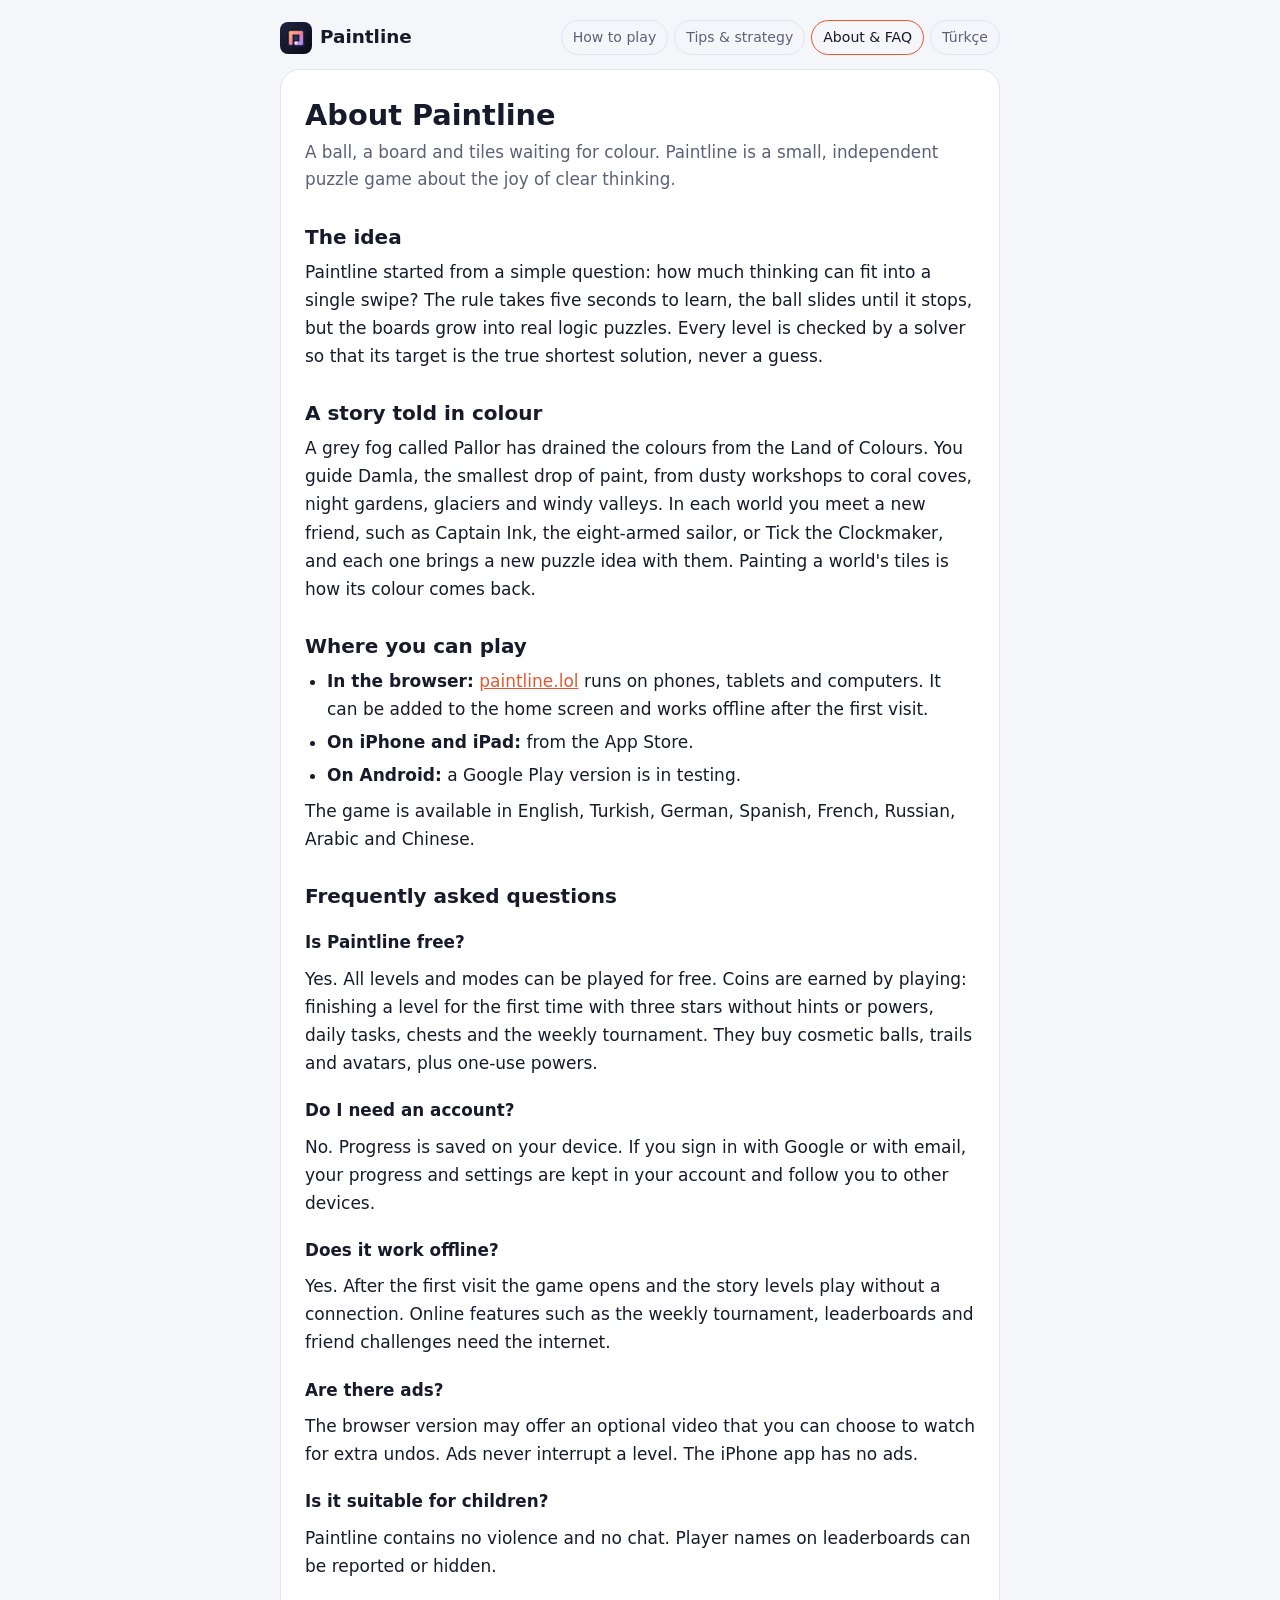
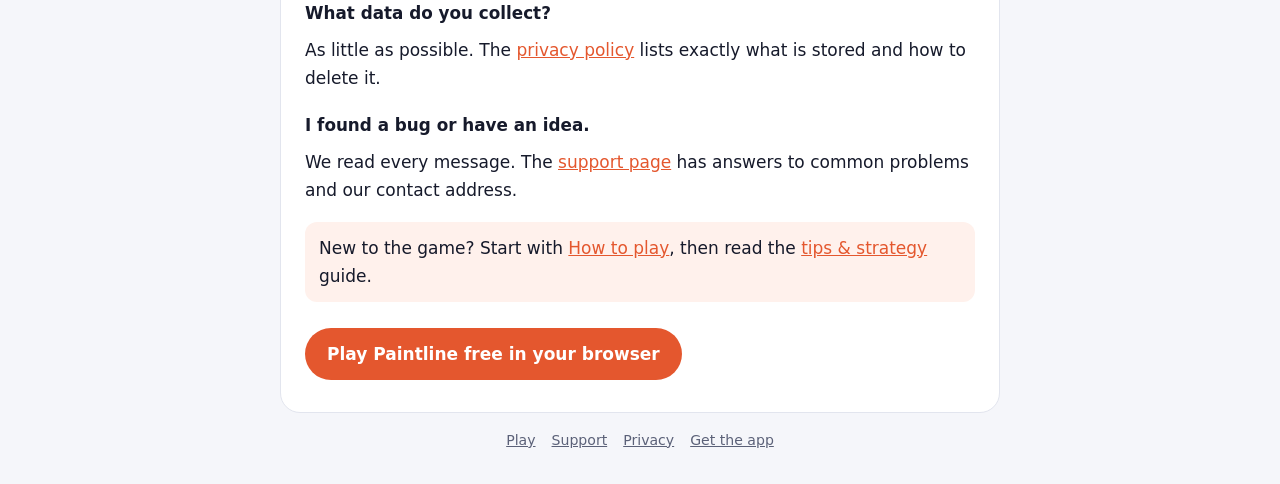
<file: about.html>
<!doctype html>
<html lang="en">
<head>
<meta charset="utf-8">
<meta name="viewport" content="width=device-width, initial-scale=1, viewport-fit=cover">
<title>About Paintline – a calm, ad-light sliding puzzle game | FAQ</title>
<meta name="description" content="About Paintline, the calm slide-and-paint puzzle game: the story, how it is made, devices and languages, accounts and progress, and answers to frequent questions.">
<link rel="canonical" href="https://paintline.lol/about.html">
<link rel="alternate" hreflang="en" href="https://paintline.lol/about.html">
<link rel="alternate" hreflang="tr" href="https://paintline.lol/hakkinda.html">
<link rel="alternate" hreflang="x-default" href="https://paintline.lol/about.html">
<meta property="og:title" content="About Paintline – a calm, ad-light sliding puzzle game | FAQ">
<meta property="og:description" content="About Paintline, the calm slide-and-paint puzzle game: the story, how it is made, devices and languages, accounts and progress, and answers to frequent questions.">
<meta property="og:image" content="https://paintline.lol/icons/icon-512.png">
<meta name="google-adsense-account" content="ca-pub-6247665234607957">
<link rel="icon" type="image/png" href="icons/icon-192.png">
<script type="application/ld+json">{"@context":"https://schema.org","@type":"VideoGame","name":"Paintline","url":"https://paintline.lol/","genre":"Puzzle","gamePlatform":["Web browser","iOS"],"applicationCategory":"Game","offers":{"@type":"Offer","price":"0","priceCurrency":"USD"}}</script>
<style>
  :root { --bg: #F5F6FA; --card: #FFFFFF; --ink: #161A2B; --muted: #5B6178; --line: #E2E5EE; --accent: #E4572E; --soft: #FFF1EC; color-scheme: light; }
  @media (prefers-color-scheme: dark) { :root { --bg: #0A0C15; --card: #151A2D; --ink: #ECEEF7; --muted: #9AA0BA; --line: #262C45; --accent: #FF8A5B; --soft: #2A1C1A; color-scheme: dark; } }
  html { background: var(--bg); }
  body { margin: 0; background: var(--bg); color: var(--ink); font: 17px/1.65 system-ui, -apple-system, "Segoe UI", Roboto, sans-serif;
    padding-block: max(20px, env(safe-area-inset-top, 0px)) max(32px, env(safe-area-inset-bottom, 0px));
    padding-left: max(16px, env(safe-area-inset-left, 0px)); padding-right: max(16px, env(safe-area-inset-right, 0px)); }
  header, main, footer { max-width: 720px; margin: 0 auto; box-sizing: border-box; }
  header { display: flex; flex-wrap: wrap; align-items: center; gap: 8px 14px; margin-bottom: 14px; }
  .brand { display: flex; align-items: center; gap: 8px; font-weight: 800; font-size: 1.15rem; color: var(--ink); text-decoration: none; margin-right: auto; }
  .brand img { width: 32px; height: 32px; border-radius: 8px; }
  header nav { display: flex; flex-wrap: wrap; gap: 6px; }
  header nav a { padding: 5px 11px; border-radius: 999px; border: 1px solid var(--line); color: var(--muted); text-decoration: none; font-size: .88rem; }
  header nav a[aria-current] { color: var(--ink); border-color: var(--accent); }
  main { background: var(--card); border: 1px solid var(--line); border-radius: 20px; padding: 28px 24px; }
  h1 { margin: 0 0 6px; font-size: 1.8rem; line-height: 1.2; text-wrap: balance; }
  .lead { margin: 0 0 8px; color: var(--muted); font-size: 1.05rem; }
  h2 { margin: 30px 0 8px; font-size: 1.25rem; line-height: 1.3; }
  h3 { margin: 20px 0 4px; font-size: 1.05rem; }
  p { margin: 8px 0; }
  ul, ol { padding-inline-start: 22px; margin: 8px 0; }
  li { margin: 5px 0; }
  a { color: var(--accent); }
  .tile { display: grid; grid-template-columns: 44px 1fr; gap: 12px; align-items: start; margin: 14px 0; }
  .tile b.ic { display: grid; place-items: center; width: 44px; height: 44px; border-radius: 12px; background: var(--soft); font-size: 1.35rem; }
  .tile h3 { margin: 0 0 2px; }
  .tile p { margin: 0; }
  .cta { display: inline-block; margin: 18px 0 4px; padding: 12px 22px; border-radius: 999px; background: var(--accent); color: #fff; font-weight: 700; text-decoration: none; }
  .note { margin-top: 18px; padding: 12px 14px; border-radius: 12px; background: var(--soft); }
  footer { margin-top: 16px; display: flex; flex-wrap: wrap; gap: 6px 16px; justify-content: center; font-size: .88rem; color: var(--muted); }
  footer a { color: var(--muted); }
</style>
</head>
<body>
<header><a class="brand" href="/"><img src="icons/icon-192.png" alt="" width="32" height="32">Paintline</a><nav><a href="guide.html">How to play</a><a href="tips.html">Tips & strategy</a><a href="about.html" aria-current="page">About & FAQ</a><a href="hakkinda.html" hreflang="tr" lang="tr">Türkçe</a></nav></header>
<main>
<article>
<h1>About Paintline</h1>
<p class="lead">A ball, a board and tiles waiting for colour. Paintline is a small, independent puzzle game about the joy of clear thinking.</p>
<h2>The idea</h2>
<p>Paintline started from a simple question: how much thinking can fit into a single swipe? The rule takes five seconds to learn, the ball slides until it stops, but the boards grow into real logic puzzles. Every level is checked by a solver so that its target is the true shortest solution, never a guess.</p>

<h2>A story told in colour</h2>
<p>A grey fog called Pallor has drained the colours from the Land of Colours. You guide Damla, the smallest drop of paint, from dusty workshops to coral coves, night gardens, glaciers and windy valleys. In each world you meet a new friend, such as Captain Ink, the eight-armed sailor, or Tick the Clockmaker, and each one brings a new puzzle idea with them. Painting a world's tiles is how its colour comes back.</p>

<h2>Where you can play</h2>
<ul>
  <li><strong>In the browser:</strong> <a href="/">paintline.lol</a> runs on phones, tablets and computers. It can be added to the home screen and works offline after the first visit.</li>
  <li><strong>On iPhone and iPad:</strong> from the App Store.</li>
  <li><strong>On Android:</strong> a Google Play version is in testing.</li>
</ul>
<p>The game is available in English, Turkish, German, Spanish, French, Russian, Arabic and Chinese.</p>

<h2>Frequently asked questions</h2>
<h3>Is Paintline free?</h3>
<p>Yes. All levels and modes can be played for free. Coins are earned by playing: finishing a level for the first time with three stars without hints or powers, daily tasks, chests and the weekly tournament. They buy cosmetic balls, trails and avatars, plus one-use powers.</p>
<h3>Do I need an account?</h3>
<p>No. Progress is saved on your device. If you sign in with Google or with email, your progress and settings are kept in your account and follow you to other devices.</p>
<h3>Does it work offline?</h3>
<p>Yes. After the first visit the game opens and the story levels play without a connection. Online features such as the weekly tournament, leaderboards and friend challenges need the internet.</p>
<h3>Are there ads?</h3>
<p>The browser version may offer an optional video that you can choose to watch for extra undos. Ads never interrupt a level. The iPhone app has no ads.</p>
<h3>Is it suitable for children?</h3>
<p>Paintline contains no violence and no chat. Player names on leaderboards can be reported or hidden.</p>
<h3>What data do you collect?</h3>
<p>As little as possible. The <a href="gizlilik.html?lang=en">privacy policy</a> lists exactly what is stored and how to delete it.</p>
<h3>I found a bug or have an idea.</h3>
<p>We read every message. The <a href="destek.html?lang=en">support page</a> has answers to common problems and our contact address.</p>

<p class="note">New to the game? Start with <a href="guide.html">How to play</a>, then read the <a href="tips.html">tips &amp; strategy</a> guide.</p>
<a class="cta" href="/">Play Paintline free in your browser</a>
</article>
</main>
<footer><a href="/">Play</a><a href="destek.html?lang=en">Support</a><a href="gizlilik.html?lang=en">Privacy</a><a href="indir.html">Get the app</a></footer>
</body>
</html>
</file>
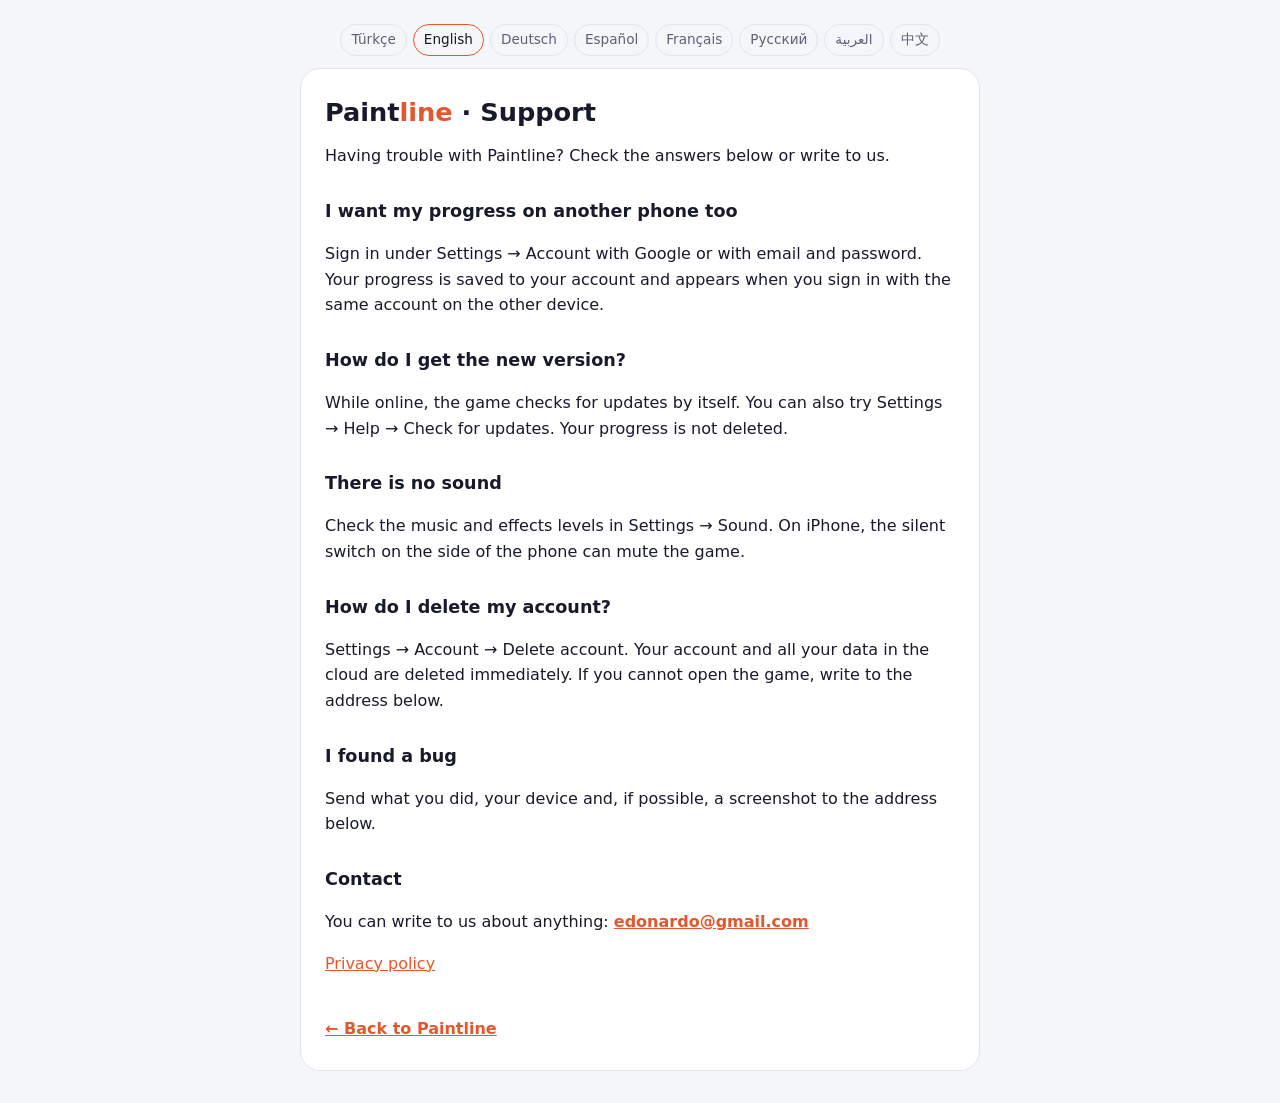
<file: destek.html>
<!doctype html>
<html lang="en">
<head>
<meta charset="utf-8">
<meta name="viewport" content="width=device-width, initial-scale=1, viewport-fit=cover">
<title>Paintline · Support</title>
<link rel="icon" type="image/png" href="icons/icon-192.png">
<style>
  :root { --bg: #F5F6FA; --card: #FFFFFF; --ink: #161A2B; --muted: #5B6178; --line: #E2E5EE; --accent: #E4572E; color-scheme: light; }
  @media (prefers-color-scheme: dark) { :root { --bg: #0A0C15; --card: #151A2D; --ink: #ECEEF7; --muted: #9AA0BA; --line: #262C45; --accent: #FF8A5B; color-scheme: dark; } }
  html { background: var(--bg); }
  body { margin: 0; background: var(--bg); color: var(--ink); font: 16px/1.6 system-ui, -apple-system, "Segoe UI", Roboto, "Microsoft YaHei", sans-serif;
    padding-block: max(24px, env(safe-area-inset-top, 0px)) max(32px, env(safe-area-inset-bottom, 0px));
    padding-left: max(16px, env(safe-area-inset-left, 0px)); padding-right: max(16px, env(safe-area-inset-right, 0px)); }
  main { max-width: 680px; margin: 0 auto; background: var(--card); border: 1px solid var(--line); border-radius: 20px; padding: 28px 24px; box-sizing: border-box; }
  nav { max-width: 680px; margin: 0 auto 12px; display: flex; flex-wrap: wrap; gap: 6px; justify-content: center; }
  nav a { padding: 4px 10px; border-radius: 999px; border: 1px solid var(--line); color: var(--muted); text-decoration: none; font-size: .85rem; }
  nav a[aria-current] { color: var(--ink); border-color: var(--accent); }
  section[lang] { display: none; } section.on { display: block; }
  h1 { margin: 0 0 4px; font-size: 1.6rem; line-height: 1.2; text-wrap: balance; }
  h1 span { color: var(--accent); }
  .date { margin: 0 0 20px; color: var(--muted); font-size: .9rem; }
  h2 { margin: 28px 0 8px; font-size: 1.1rem; }
  ul { padding-inline-start: 20px; margin: 8px 0; }
  li { margin: 4px 0; }
  a { color: var(--accent); }
  .mail { font-weight: 700; }
  .back { display: inline-block; margin-top: 24px; font-weight: 600; }
</style>
</head>
<body>
<nav><a href="destek.html?lang=tr" hreflang="tr" lang="tr">Türkçe</a><a href="destek.html?lang=en" hreflang="en" lang="en">English</a><a href="destek.html?lang=de" hreflang="de" lang="de">Deutsch</a><a href="destek.html?lang=es" hreflang="es" lang="es">Español</a><a href="destek.html?lang=fr" hreflang="fr" lang="fr">Français</a><a href="destek.html?lang=ru" hreflang="ru" lang="ru">Русский</a><a href="destek.html?lang=ar" hreflang="ar" lang="ar">العربية</a><a href="destek.html?lang=zh" hreflang="zh" lang="zh">中文</a></nav>
<main>
<section lang="tr"><h1 data-t="Destek">Paint<span>line</span> · Destek</h1><p>Paintline ile ilgili bir sorun mu var? Aşağıdaki yanıtlara bak ya da bize yaz.</p><h2>İlerlemem başka telefonda da olsun</h2><p>Ayarlar → Hesap'tan Google ile ya da e-posta ve şifreyle giriş yap. İlerlemen hesabına kaydedilir; diğer cihazda aynı hesapla giriş yapınca gelir.</p><h2>Yeni sürümü nasıl alırım?</h2><p>Oyun internete bağlıyken güncellemeleri kendisi denetler. Ayarlar → Yardım → Güncellemeleri kontrol et ile elle de deneyebilirsin. İlerlemen silinmez.</p><h2>Ses gelmiyor</h2><p>Ayarlar → Ses'te müzik ve efekt seviyelerine bak. iPhone'da telefonun yanındaki sessiz düğmesi açıksa ses kapanabilir.</p><h2>Hesabımı nasıl silerim?</h2><p>Ayarlar → Hesap → Hesabı sil. Hesabın ve buluttaki bütün kayıtların hemen silinir. Oyuna giremiyorsan aşağıdaki adrese yaz.</p><h2>Bir hata buldum</h2><p>Ne yaptığını, cihazını ve mümkünse bir ekran görüntüsünü aşağıdaki adrese gönder.</p><h2>İletişim</h2><p>Her konuda bize yazabilirsin: <a class="mail" href="mailto:edonardo@gmail.com">edonardo@gmail.com</a></p><p><a href="gizlilik.html?lang=tr">Gizlilik politikası</a></p><a class="back" href="./">← Paintline'a dön</a></section>
<section lang="en"><h1 data-t="Support">Paint<span>line</span> · Support</h1><p>Having trouble with Paintline? Check the answers below or write to us.</p><h2>I want my progress on another phone too</h2><p>Sign in under Settings → Account with Google or with email and password. Your progress is saved to your account and appears when you sign in with the same account on the other device.</p><h2>How do I get the new version?</h2><p>While online, the game checks for updates by itself. You can also try Settings → Help → Check for updates. Your progress is not deleted.</p><h2>There is no sound</h2><p>Check the music and effects levels in Settings → Sound. On iPhone, the silent switch on the side of the phone can mute the game.</p><h2>How do I delete my account?</h2><p>Settings → Account → Delete account. Your account and all your data in the cloud are deleted immediately. If you cannot open the game, write to the address below.</p><h2>I found a bug</h2><p>Send what you did, your device and, if possible, a screenshot to the address below.</p><h2>Contact</h2><p>You can write to us about anything: <a class="mail" href="mailto:edonardo@gmail.com">edonardo@gmail.com</a></p><p><a href="gizlilik.html?lang=en">Privacy policy</a></p><a class="back" href="./">← Back to Paintline</a></section>
<section lang="de"><h1 data-t="Support">Paint<span>line</span> · Support</h1><p>Probleme mit Paintline? Sieh dir die Antworten unten an oder schreib uns.</p><h2>Mein Fortschritt soll auch auf einem anderen Handy sein</h2><p>Melde dich unter Einstellungen → Konto mit Google oder mit E-Mail und Passwort an. Dein Fortschritt wird in deinem Konto gespeichert und erscheint, wenn du dich auf dem anderen Gerät mit demselben Konto anmeldest.</p><h2>Wie bekomme ich die neue Version?</h2><p>Online prüft das Spiel selbst auf Updates. Du kannst es auch mit Einstellungen → Hilfe → Nach Updates suchen versuchen. Dein Fortschritt wird nicht gelöscht.</p><h2>Es gibt keinen Ton</h2><p>Prüfe die Lautstärke von Musik und Effekten unter Einstellungen → Ton. Auf dem iPhone kann der Stummschalter an der Seite das Spiel stumm schalten.</p><h2>Wie lösche ich mein Konto?</h2><p>Einstellungen → Konto → Konto löschen. Dein Konto und alle deine Daten in der Cloud werden sofort gelöscht. Wenn du das Spiel nicht öffnen kannst, schreib an die Adresse unten.</p><h2>Ich habe einen Fehler gefunden</h2><p>Schick uns, was du gemacht hast, dein Gerät und wenn möglich einen Screenshot an die Adresse unten.</p><h2>Kontakt</h2><p>Du kannst uns zu allem schreiben: <a class="mail" href="mailto:edonardo@gmail.com">edonardo@gmail.com</a></p><p><a href="gizlilik.html?lang=de">Datenschutzerklärung</a></p><a class="back" href="./">← Zurück zu Paintline</a></section>
<section lang="es"><h1 data-t="Soporte">Paint<span>line</span> · Soporte</h1><p>¿Tienes algún problema con Paintline? Mira las respuestas de abajo o escríbenos.</p><h2>Quiero mi progreso también en otro móvil</h2><p>Inicia sesión en Ajustes → Cuenta con Google o con correo y contraseña. Tu progreso se guarda en tu cuenta y aparece al iniciar sesión con la misma cuenta en el otro dispositivo.</p><h2>¿Cómo consigo la nueva versión?</h2><p>Con conexión, el juego busca actualizaciones por sí mismo. También puedes probar Ajustes → Ayuda → Buscar actualizaciones. Tu progreso no se borra.</p><h2>No hay sonido</h2><p>Revisa el volumen de música y efectos en Ajustes → Sonido. En iPhone, el interruptor de silencio del lateral puede silenciar el juego.</p><h2>¿Cómo elimino mi cuenta?</h2><p>Ajustes → Cuenta → Eliminar cuenta. Tu cuenta y todos tus datos en la nube se borran al instante. Si no puedes abrir el juego, escribe a la dirección de abajo.</p><h2>He encontrado un error</h2><p>Envía qué hiciste, tu dispositivo y, si puedes, una captura de pantalla a la dirección de abajo.</p><h2>Contacto</h2><p>Puedes escribirnos sobre cualquier cosa: <a class="mail" href="mailto:edonardo@gmail.com">edonardo@gmail.com</a></p><p><a href="gizlilik.html?lang=es">Política de privacidad</a></p><a class="back" href="./">← Volver a Paintline</a></section>
<section lang="fr"><h1 data-t="Assistance">Paint<span>line</span> · Assistance</h1><p>Un souci avec Paintline ? Consulte les réponses ci-dessous ou écris-nous.</p><h2>Je veux ma progression sur un autre téléphone</h2><p>Connecte-toi dans Réglages → Compte avec Google ou avec e-mail et mot de passe. Ta progression est enregistrée sur ton compte et apparaît quand tu te connectes avec le même compte sur l'autre appareil.</p><h2>Comment obtenir la nouvelle version ?</h2><p>En ligne, le jeu vérifie seul les mises à jour. Tu peux aussi essayer Réglages → Aide → Rechercher des mises à jour. Ta progression n'est pas effacée.</p><h2>Il n'y a pas de son</h2><p>Vérifie le volume de la musique et des effets dans Réglages → Son. Sur iPhone, le bouton silencieux sur le côté peut couper le son du jeu.</p><h2>Comment supprimer mon compte ?</h2><p>Réglages → Compte → Supprimer le compte. Ton compte et toutes tes données dans le cloud sont supprimés immédiatement. Si tu ne peux pas ouvrir le jeu, écris à l'adresse ci-dessous.</p><h2>J'ai trouvé un bug</h2><p>Envoie ce que tu faisais, ton appareil et, si possible, une capture d'écran à l'adresse ci-dessous.</p><h2>Contact</h2><p>Tu peux nous écrire à propos de tout : <a class="mail" href="mailto:edonardo@gmail.com">edonardo@gmail.com</a></p><p><a href="gizlilik.html?lang=fr">Politique de confidentialité</a></p><a class="back" href="./">← Retour à Paintline</a></section>
<section lang="ru"><h1 data-t="Поддержка">Paint<span>line</span> · Поддержка</h1><p>Проблемы с Paintline? Посмотри ответы ниже или напиши нам.</p><h2>Хочу, чтобы прогресс был и на другом телефоне</h2><p>Войди в Настройки → Аккаунт через Google или по почте и паролю. Прогресс сохраняется в аккаунте и появится, когда ты войдёшь в тот же аккаунт на другом устройстве.</p><h2>Как получить новую версию?</h2><p>При подключении к интернету игра сама проверяет обновления. Можно также нажать Настройки → Помощь → Проверить обновления. Прогресс не удаляется.</p><h2>Нет звука</h2><p>Проверь громкость музыки и эффектов в Настройки → Звук. На iPhone беззвучный переключатель сбоку может отключить звук игры.</p><h2>Как удалить аккаунт?</h2><p>Настройки → Аккаунт → Удалить аккаунт. Аккаунт и все данные в облаке удаляются сразу. Если не можешь открыть игру, напиши на адрес ниже.</p><h2>Я нашёл ошибку</h2><p>Отправь, что ты делал, модель устройства и, если можно, снимок экрана на адрес ниже.</p><h2>Контакты</h2><p>Пиши нам по любому вопросу: <a class="mail" href="mailto:edonardo@gmail.com">edonardo@gmail.com</a></p><p><a href="gizlilik.html?lang=ru">Политика конфиденциальности</a></p><a class="back" href="./">← Назад в Paintline</a></section>
<section lang="ar" dir="rtl"><h1 data-t="الدعم">Paint<span>line</span> · الدعم</h1><p>هل تواجه مشكلة في Paintline؟ اطّلع على الإجابات أدناه أو راسلنا.</p><h2>أريد تقدّمي على هاتف آخر أيضًا</h2><p>سجّل الدخول من الإعدادات ← الحساب عبر Google أو بالبريد وكلمة المرور. يُحفظ تقدّمك في حسابك ويظهر عند تسجيل الدخول بالحساب نفسه على الجهاز الآخر.</p><h2>كيف أحصل على الإصدار الجديد؟</h2><p>عند الاتصال بالإنترنت تتحقق اللعبة من التحديثات بنفسها. يمكنك أيضًا تجربة الإعدادات ← المساعدة ← تحقّق من التحديثات. لا يُحذف تقدّمك.</p><h2>لا يوجد صوت</h2><p>تحقّق من مستوى الموسيقى والمؤثرات في الإعدادات ← الصوت. في iPhone قد يكتم زر الصامت الجانبي صوت اللعبة.</p><h2>كيف أحذف حسابي؟</h2><p>الإعدادات ← الحساب ← حذف الحساب. يُحذف حسابك وجميع بياناتك في السحابة فورًا. إذا لم تتمكّن من فتح اللعبة، راسل العنوان أدناه.</p><h2>وجدت خطأً</h2><p>أرسل ما كنت تفعله ونوع جهازك ولقطة شاشة إن أمكن إلى العنوان أدناه.</p><h2>التواصل</h2><p>يمكنك مراسلتنا بخصوص أي شيء: <a class="mail" href="mailto:edonardo@gmail.com">edonardo@gmail.com</a></p><p><a href="gizlilik.html?lang=ar">سياسة الخصوصية</a></p><a class="back" href="./">→ العودة إلى Paintline</a></section>
<section lang="zh"><h1 data-t="支持">Paint<span>line</span> · 支持</h1><p>使用 Paintline 遇到问题？请查看下面的解答或给我们写信。</p><h2>我想在另一部手机上继续进度</h2><p>在 设置 → 账号 中使用 Google 或邮箱和密码登录。进度会保存到你的账号，在另一台设备上用同一账号登录即可同步。</p><h2>如何获取新版本？</h2><p>联网时游戏会自动检查更新。你也可以在 设置 → 帮助 → 检查更新 中手动检查。进度不会被删除。</p><h2>没有声音</h2><p>请在 设置 → 声音 中检查音乐和音效音量。在 iPhone 上，机身侧面的静音开关可能会让游戏静音。</p><h2>如何删除账号？</h2><p>设置 → 账号 → 删除账号。你的账号和云端所有数据会立即删除。如果无法打开游戏，请写信到下方地址。</p><h2>我发现了一个错误</h2><p>请把你的操作、设备型号以及截图（如有）发送到下方地址。</p><h2>联系方式</h2><p>任何问题都可以写信给我们： <a class="mail" href="mailto:edonardo@gmail.com">edonardo@gmail.com</a></p><p><a href="gizlilik.html?lang=zh">隐私政策</a></p><a class="back" href="./">← 返回 Paintline</a></section>
</main>
<script>
// Dil: ?lang= → oyunun kaydındaki dil (aynı adres) → cihaz dili → en
(function () {
  const L = ["tr", "en", "de", "es", "fr", "ru", "ar", "zh"];
  let lang = new URLSearchParams(location.search).get('lang');
  if (!L.includes(lang)) { try { lang = JSON.parse(localStorage.getItem('boyaYolu.v1') || '{}').lang; } catch (e) { lang = null; } }
  if (!L.includes(lang)) lang = (navigator.languages || [navigator.language]).map(l => String(l).slice(0, 2).toLowerCase()).find(l => L.includes(l));
  if (!L.includes(lang)) lang = 'en';
  const s = document.querySelector('section[lang="' + lang + '"]');
  s.classList.add('on');
  document.documentElement.lang = lang; document.documentElement.dir = lang === 'ar' ? 'rtl' : 'ltr';
  document.title = 'Paintline · ' + s.querySelector('h1').dataset.t;
  document.querySelector('nav a[hreflang="' + lang + '"]').setAttribute('aria-current', 'true');
})();
</script>
</body>
</html>
</file>
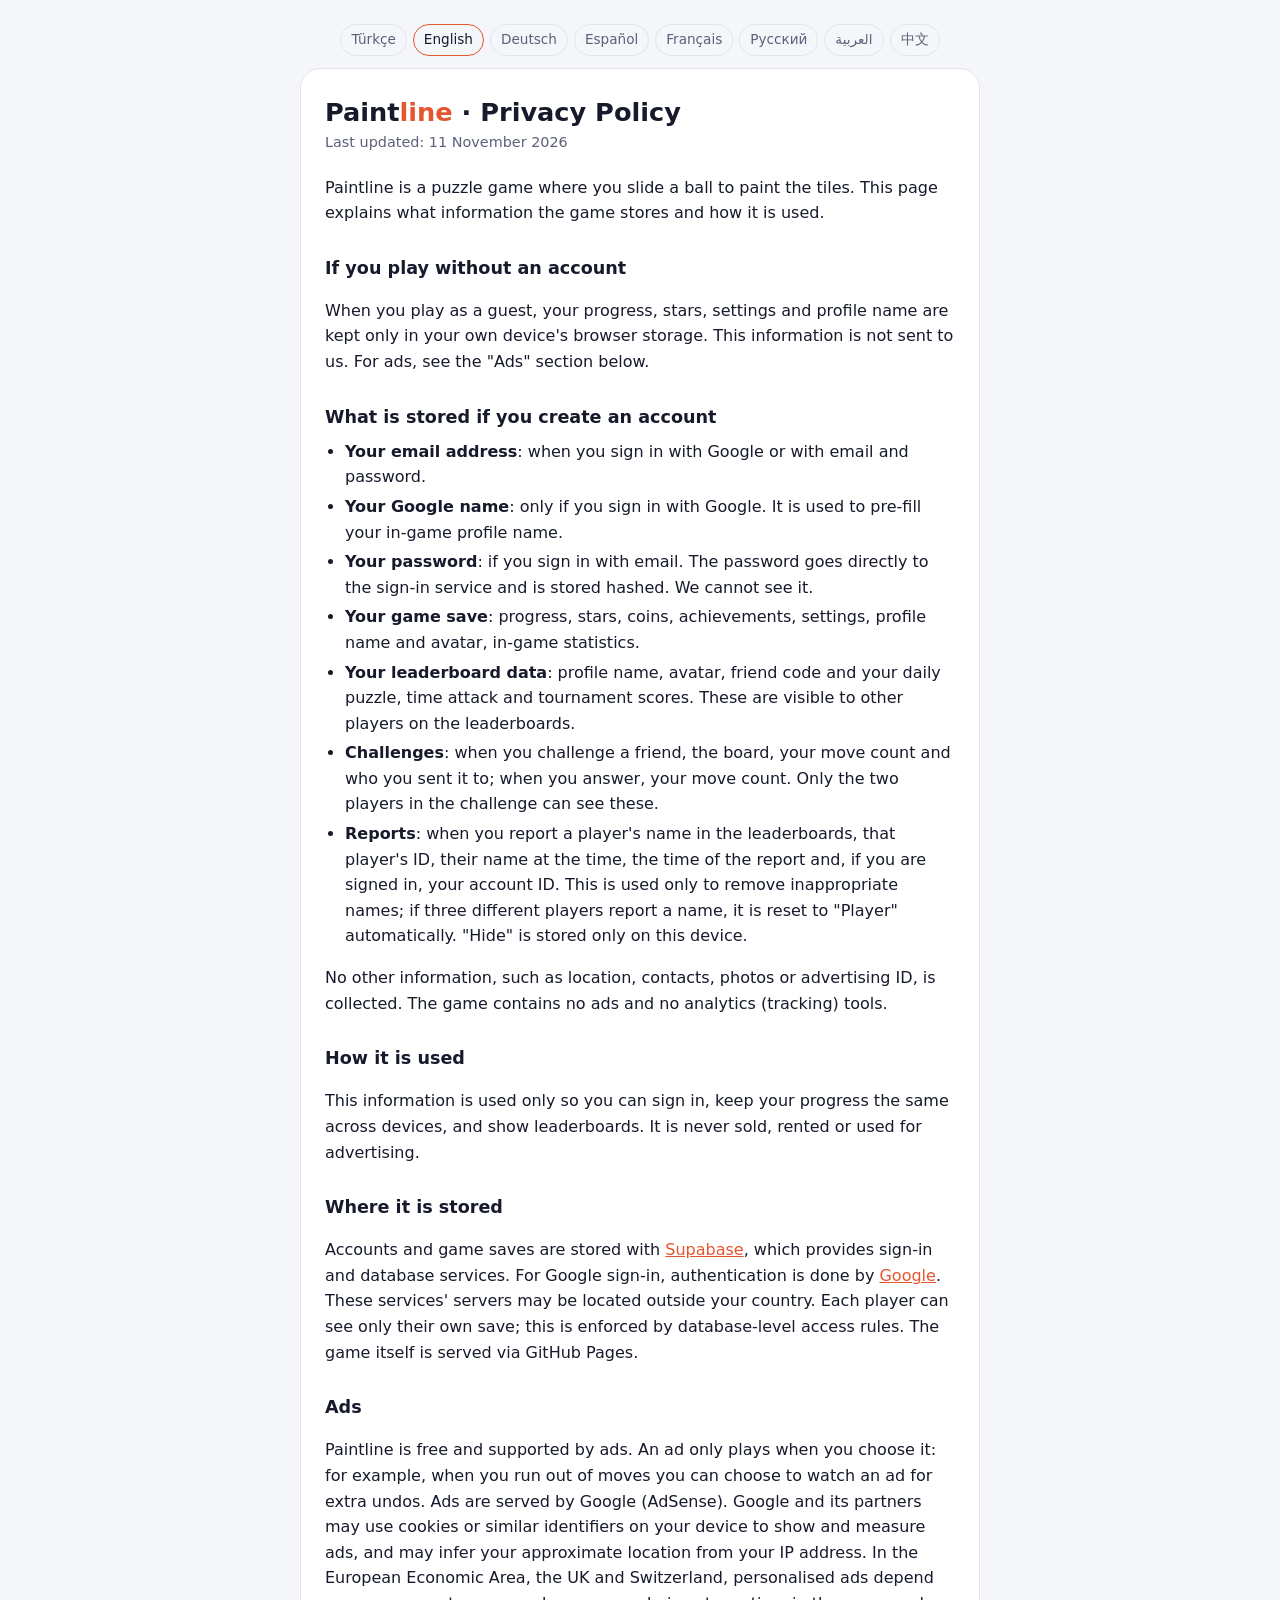
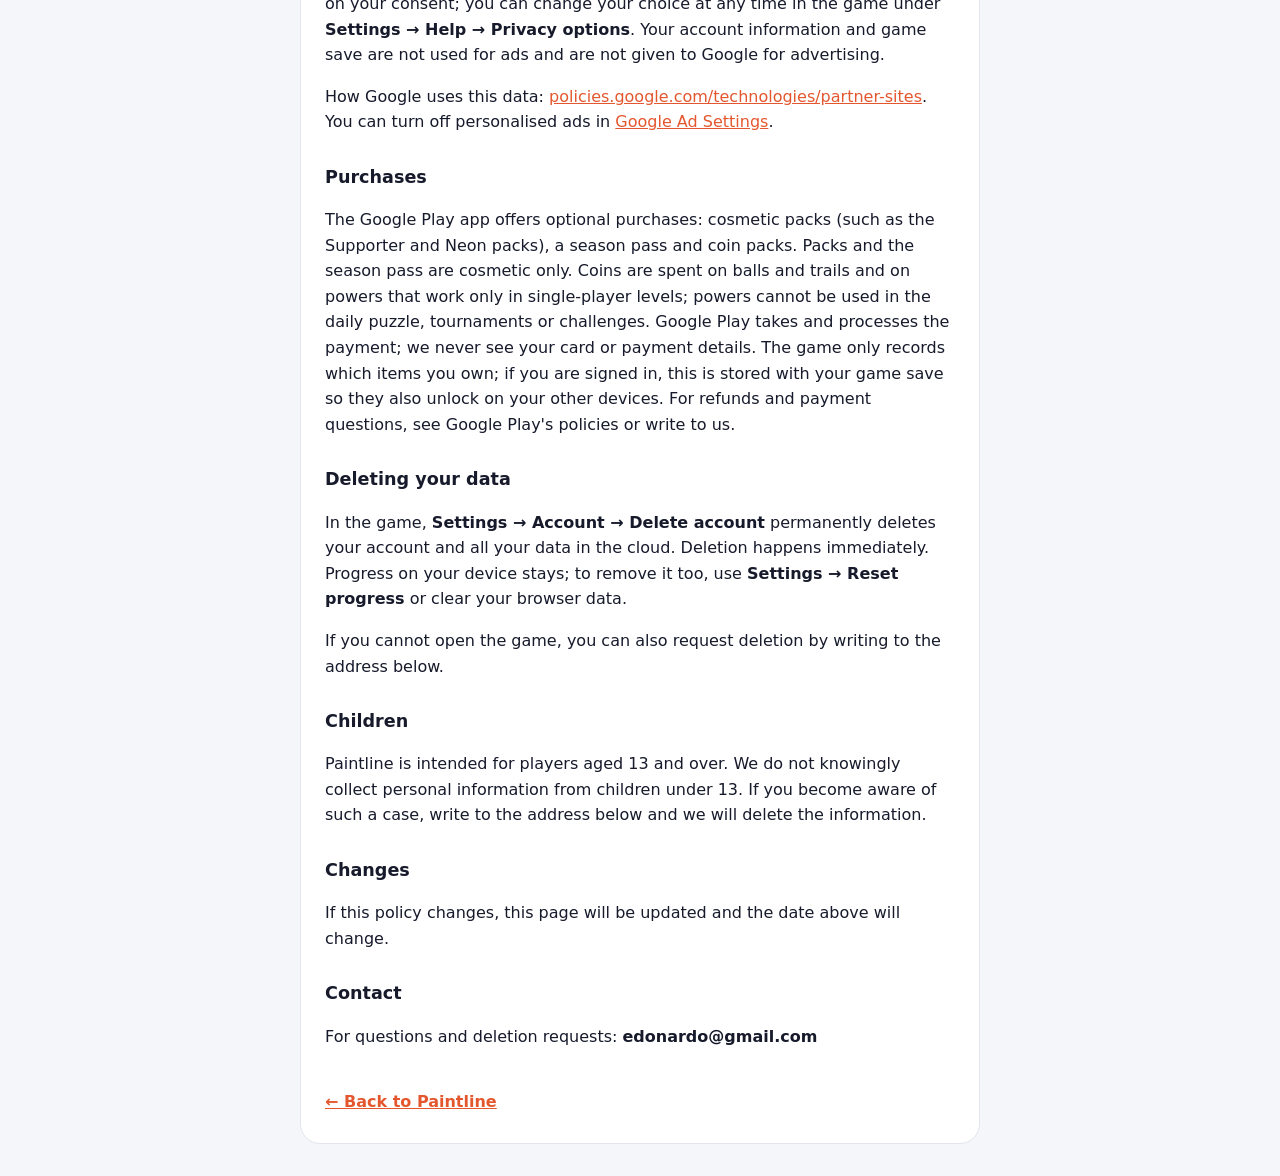
<file: gizlilik.html>
<!doctype html>
<html lang="en">
<head>
<meta charset="utf-8">
<meta name="viewport" content="width=device-width, initial-scale=1, viewport-fit=cover">
<title>Paintline · Privacy</title>
<link rel="icon" type="image/png" href="icons/icon-192.png">
<style>
  :root { --bg: #F5F6FA; --card: #FFFFFF; --ink: #161A2B; --muted: #5B6178; --line: #E2E5EE; --accent: #E4572E; color-scheme: light; }
  @media (prefers-color-scheme: dark) { :root { --bg: #0A0C15; --card: #151A2D; --ink: #ECEEF7; --muted: #9AA0BA; --line: #262C45; --accent: #FF8A5B; color-scheme: dark; } }
  html { background: var(--bg); }
  body { margin: 0; background: var(--bg); color: var(--ink); font: 16px/1.6 system-ui, -apple-system, "Segoe UI", Roboto, "Microsoft YaHei", sans-serif;
    padding-block: max(24px, env(safe-area-inset-top, 0px)) max(32px, env(safe-area-inset-bottom, 0px));
    padding-left: max(16px, env(safe-area-inset-left, 0px)); padding-right: max(16px, env(safe-area-inset-right, 0px)); }
  main { max-width: 680px; margin: 0 auto; background: var(--card); border: 1px solid var(--line); border-radius: 20px; padding: 28px 24px; box-sizing: border-box; }
  nav { max-width: 680px; margin: 0 auto 12px; display: flex; flex-wrap: wrap; gap: 6px; justify-content: center; }
  nav a { padding: 4px 10px; border-radius: 999px; border: 1px solid var(--line); color: var(--muted); text-decoration: none; font-size: .85rem; }
  nav a[aria-current] { color: var(--ink); border-color: var(--accent); }
  section[lang] { display: none; } section.on { display: block; }
  h1 { margin: 0 0 4px; font-size: 1.6rem; line-height: 1.2; text-wrap: balance; }
  h1 span { color: var(--accent); }
  .date { margin: 0 0 20px; color: var(--muted); font-size: .9rem; }
  h2 { margin: 28px 0 8px; font-size: 1.1rem; }
  ul { padding-inline-start: 20px; margin: 8px 0; }
  li { margin: 4px 0; }
  a { color: var(--accent); }
  .mail { font-weight: 700; }
  .back { display: inline-block; margin-top: 24px; font-weight: 600; }
</style>
</head>
<body>
<nav><a href="gizlilik.html?lang=tr" hreflang="tr" lang="tr">Türkçe</a><a href="gizlilik.html?lang=en" hreflang="en" lang="en">English</a><a href="gizlilik.html?lang=de" hreflang="de" lang="de">Deutsch</a><a href="gizlilik.html?lang=es" hreflang="es" lang="es">Español</a><a href="gizlilik.html?lang=fr" hreflang="fr" lang="fr">Français</a><a href="gizlilik.html?lang=ru" hreflang="ru" lang="ru">Русский</a><a href="gizlilik.html?lang=ar" hreflang="ar" lang="ar">العربية</a><a href="gizlilik.html?lang=zh" hreflang="zh" lang="zh">中文</a></nav>
<main>
<section lang="tr"><h1 data-t="Gizlilik Politikası">Paint<span>line</span> · Gizlilik Politikası</h1><p class="date">Son güncelleme: 11 Kasım 2026</p><p>Paintline, topu kaydırıp karoları boyadığın bir bulmaca oyunudur. Bu sayfa, oyunun hangi bilgileri sakladığını ve bunları nasıl kullandığını anlatır.</p><h2>Hesap açmadan oynarsan</h2><p>Misafir olarak oynadığında ilerlemen, yıldızların, ayarların ve profil adın yalnızca kendi cihazındaki tarayıcı depolamasında tutulur. Bu bilgiler bize gönderilmez. Reklamlar için aşağıdaki "Reklamlar" bölümüne bak.</p><h2>Hesap açarsan saklananlar</h2><ul><li><b>E-posta adresin</b>: Google ile ya da e-posta ve şifreyle giriş yaptığında.</li><li><b>Google'daki adın</b>: yalnızca Google ile giriş yaparsan. Oyundaki profil adını başlangıçta doldurmak için kullanılır.</li><li><b>Şifren</b>: e-postayla giriş yaparsan. Şifre doğrudan giriş hizmetine gider, şifrelenmiş (hash) olarak saklanır. Biz şifreni göremeyiz.</li><li><b>Oyun kaydın</b>: ilerleme, yıldızlar, jetonlar, başarımlar, ayarlar, profil adı ve avatarın, oyun içi istatistikler.</li><li><b>Sıralama bilgilerin</b>: profil adın, avatarın, arkadaş kodun ve günün bulmacası, zamana karşı ve turnuva puanların. Bunlar sıralamada diğer oyunculara görünür.</li><li><b>Meydan okumalar</b>: bir arkadaşına meydan okuduğunda tahta, hamle sayın ve kime gönderdiğin; cevap verdiğinde senin hamle sayın. Bunları yalnızca meydan okumanın iki tarafı görür.</li><li><b>Bildirimler</b>: sıralamada bir oyuncunun adını bildirdiğinde o oyuncunun kimliği, o anki adı, bildirim zamanı ve girişliysen senin hesap kimliğin. Yalnızca uygunsuz adları kaldırmak için kullanılır; üç farklı oyuncu bildirirse ad kendiliğinden "Oyuncu" olur. "Gizle" yalnızca bu cihazda saklanır.</li></ul><p>Konum, rehber, fotoğraf, reklam kimliği gibi başka hiçbir bilgi toplanmaz. Oyunda reklam ve analiz (izleme) aracı yoktur.</p><h2>Ne için kullanılır</h2><p>Bu bilgiler yalnızca giriş yapabilmen, ilerlemenin farklı cihazlarında aynı kalması ve sıralamalar için kullanılır. Kimseye satılmaz, kiralanmaz ve reklam için kullanılmaz.</p><h2>Nerede saklanır</h2><p>Hesap ve oyun kayıtları, giriş ve veritabanı hizmeti veren <a href="https://supabase.com/privacy" rel="noopener">Supabase</a> üzerinde saklanır. Google ile girişte kimlik doğrulamasını <a href="https://policies.google.com/privacy" rel="noopener">Google</a> yapar. Bu hizmetlerin sunucuları Türkiye dışında olabilir. Her oyuncu yalnızca kendi kaydını görebilir; bu, veritabanı düzeyindeki erişim kurallarıyla sağlanır. Oyunun kendisi GitHub Pages üzerinden sunulur.</p><h2>Reklamlar</h2><p>Paintline ücretsizdir ve reklamlarla desteklenir. Reklam yalnızca sen istediğinde açılır: örneğin hamlen bittiğinde ek geri alma hakkı için bir reklam izlemeyi seçebilirsin. Reklamları Google (AdSense) gösterir. Google ve iş ortakları reklam göstermek ve ölçmek için cihazında çerez ya da benzeri tanımlayıcılar kullanabilir ve IP adresinden yaklaşık konumu çıkarabilir. Avrupa Ekonomik Alanı, Birleşik Krallık ve İsviçre'de reklamların kişiselleştirilmesi senin onayına bağlıdır; seçimini oyunda <b>Ayarlar → Yardım → Gizlilik seçenekleri</b> ile istediğin zaman değiştirebilirsin. Hesap bilgilerin ve oyun kaydın reklam için kullanılmaz ve Google'a reklam amacıyla verilmez.</p><p>Google'ın bu verileri nasıl kullandığı: <a href="https://policies.google.com/technologies/partner-sites" rel="noopener">policies.google.com/technologies/partner-sites</a>. Kişiselleştirilmiş reklamları <a href="https://adssettings.google.com" rel="noopener">Google Reklam Ayarları</a>'ndan kapatabilirsin.</p><h2>Satın alımlar</h2><p>Google Play uygulamasında isteğe bağlı satın alımlar var: görünüm paketleri (örneğin Destekçi ve Neon paketi), sezon kartı ve jeton paketleri. Paketler ve sezon kartı yalnızca görünüm verir. Jetonlar top ve iz almaya ve yalnızca tek kişilik bölümlerde kullanılan güçlere harcanır; günün bulmacası, turnuva ve meydan okumalarda güç kullanılamaz. Ödemeyi Google Play alır ve işler; kart ya da ödeme bilgilerini biz hiç görmeyiz. Oyun yalnızca hangi ürünlerin sende olduğunu kaydeder; hesabınla giriş yaptıysan bu bilgi oyun kaydınla birlikte saklanır ki diğer cihazlarında da açılsın. İade ve ödeme soruları için Google Play'in kurallarına bak ya da bize yaz.</p><h2>Bilgilerini silmek</h2><p>Oyunda <b>Ayarlar → Hesap → Hesabı sil</b> ile hesabını ve buluttaki bütün kayıtlarını kalıcı olarak silebilirsin. Silme hemen gerçekleşir. Cihazındaki ilerleme yerinde kalır; onu da silmek istersen <b>Ayarlar → İlerlemeyi sıfırla</b>'yı kullanabilir ya da tarayıcı verilerini temizleyebilirsin.</p><p>Oyuna giremiyorsan aşağıdaki adrese yazarak da silinmesini isteyebilirsin.</p><h2>Çocuklar</h2><p>Paintline'ın hedef kitlesi 13 yaş ve üzeridir. 13 yaşından küçüklerden bilerek kişisel bilgi toplamayız. Böyle bir durum fark edersen aşağıdaki adrese yaz, ilgili bilgileri sileriz.</p><h2>Değişiklikler</h2><p>Bu politika değişirse bu sayfa güncellenir ve üstteki tarih değişir.</p><h2>İletişim</h2><p>Sorular ve silme istekleri için: <b>edonardo@gmail.com</b></p><a class="back" href="./">← Paintline'a dön</a></section>
<section lang="en"><h1 data-t="Privacy Policy">Paint<span>line</span> · Privacy Policy</h1><p class="date">Last updated: 11 November 2026</p><p>Paintline is a puzzle game where you slide a ball to paint the tiles. This page explains what information the game stores and how it is used.</p><h2>If you play without an account</h2><p>When you play as a guest, your progress, stars, settings and profile name are kept only in your own device's browser storage. This information is not sent to us. For ads, see the "Ads" section below.</p><h2>What is stored if you create an account</h2><ul><li><b>Your email address</b>: when you sign in with Google or with email and password.</li><li><b>Your Google name</b>: only if you sign in with Google. It is used to pre-fill your in-game profile name.</li><li><b>Your password</b>: if you sign in with email. The password goes directly to the sign-in service and is stored hashed. We cannot see it.</li><li><b>Your game save</b>: progress, stars, coins, achievements, settings, profile name and avatar, in-game statistics.</li><li><b>Your leaderboard data</b>: profile name, avatar, friend code and your daily puzzle, time attack and tournament scores. These are visible to other players on the leaderboards.</li><li><b>Challenges</b>: when you challenge a friend, the board, your move count and who you sent it to; when you answer, your move count. Only the two players in the challenge can see these.</li><li><b>Reports</b>: when you report a player's name in the leaderboards, that player's ID, their name at the time, the time of the report and, if you are signed in, your account ID. This is used only to remove inappropriate names; if three different players report a name, it is reset to "Player" automatically. "Hide" is stored only on this device.</li></ul><p>No other information, such as location, contacts, photos or advertising ID, is collected. The game contains no ads and no analytics (tracking) tools.</p><h2>How it is used</h2><p>This information is used only so you can sign in, keep your progress the same across devices, and show leaderboards. It is never sold, rented or used for advertising.</p><h2>Where it is stored</h2><p>Accounts and game saves are stored with <a href="https://supabase.com/privacy" rel="noopener">Supabase</a>, which provides sign-in and database services. For Google sign-in, authentication is done by <a href="https://policies.google.com/privacy" rel="noopener">Google</a>. These services' servers may be located outside your country. Each player can see only their own save; this is enforced by database-level access rules. The game itself is served via GitHub Pages.</p><h2>Ads</h2><p>Paintline is free and supported by ads. An ad only plays when you choose it: for example, when you run out of moves you can choose to watch an ad for extra undos. Ads are served by Google (AdSense). Google and its partners may use cookies or similar identifiers on your device to show and measure ads, and may infer your approximate location from your IP address. In the European Economic Area, the UK and Switzerland, personalised ads depend on your consent; you can change your choice at any time in the game under <b>Settings → Help → Privacy options</b>. Your account information and game save are not used for ads and are not given to Google for advertising.</p><p>How Google uses this data: <a href="https://policies.google.com/technologies/partner-sites" rel="noopener">policies.google.com/technologies/partner-sites</a>. You can turn off personalised ads in <a href="https://adssettings.google.com" rel="noopener">Google Ad Settings</a>.</p><h2>Purchases</h2><p>The Google Play app offers optional purchases: cosmetic packs (such as the Supporter and Neon packs), a season pass and coin packs. Packs and the season pass are cosmetic only. Coins are spent on balls and trails and on powers that work only in single-player levels; powers cannot be used in the daily puzzle, tournaments or challenges. Google Play takes and processes the payment; we never see your card or payment details. The game only records which items you own; if you are signed in, this is stored with your game save so they also unlock on your other devices. For refunds and payment questions, see Google Play's policies or write to us.</p><h2>Deleting your data</h2><p>In the game, <b>Settings → Account → Delete account</b> permanently deletes your account and all your data in the cloud. Deletion happens immediately. Progress on your device stays; to remove it too, use <b>Settings → Reset progress</b> or clear your browser data.</p><p>If you cannot open the game, you can also request deletion by writing to the address below.</p><h2>Children</h2><p>Paintline is intended for players aged 13 and over. We do not knowingly collect personal information from children under 13. If you become aware of such a case, write to the address below and we will delete the information.</p><h2>Changes</h2><p>If this policy changes, this page will be updated and the date above will change.</p><h2>Contact</h2><p>For questions and deletion requests: <b>edonardo@gmail.com</b></p><a class="back" href="./">← Back to Paintline</a></section>
<section lang="de"><h1 data-t="Datenschutzerklärung">Paint<span>line</span> · Datenschutzerklärung</h1><p class="date">Zuletzt aktualisiert: 11. November 2026</p><p>Paintline ist ein Rätselspiel, in dem du eine Kugel schiebst, um die Felder zu bemalen. Diese Seite erklärt, welche Daten das Spiel speichert und wie sie verwendet werden.</p><h2>Wenn du ohne Konto spielst</h2><p>Als Gast werden dein Fortschritt, deine Sterne, Einstellungen und dein Profilname nur im Browserspeicher deines eigenen Geräts gespeichert. Diese Daten werden nicht an uns gesendet. Zu Werbung siehe den Abschnitt „Werbung“ unten.</p><h2>Was mit einem Konto gespeichert wird</h2><ul><li><b>Deine E-Mail-Adresse</b>: wenn du dich mit Google oder mit E-Mail und Passwort anmeldest.</li><li><b>Dein Google-Name</b>: nur bei der Anmeldung mit Google. Er füllt anfangs deinen Profilnamen im Spiel aus.</li><li><b>Dein Passwort</b>: bei der Anmeldung per E-Mail. Das Passwort geht direkt an den Anmeldedienst und wird gehasht gespeichert. Wir können es nicht sehen.</li><li><b>Dein Spielstand</b>: Fortschritt, Sterne, Münzen, Erfolge, Einstellungen, Profilname und Avatar, Spielstatistiken.</li><li><b>Deine Ranglistendaten</b>: Profilname, Avatar, Freundescode und deine Punkte im Tagesrätsel, im Zeitrennen und im Turnier. Diese sind für andere Spieler in den Ranglisten sichtbar.</li><li><b>Herausforderungen</b>: wenn du einen Freund herausforderst, das Spielfeld, deine Zugzahl und an wen du sie geschickt hast; wenn du antwortest, deine Zugzahl. Nur die beiden Beteiligten können das sehen.</li><li><b>Meldungen</b>: Wenn du in der Rangliste den Namen eines Spielers meldest, dessen ID, sein damaliger Name, der Zeitpunkt der Meldung und, falls du angemeldet bist, deine Konto-ID. Das dient nur dazu, unpassende Namen zu entfernen; melden drei verschiedene Spieler einen Namen, wird er automatisch zu „Spieler“. „Ausblenden“ wird nur auf diesem Gerät gespeichert.</li></ul><p>Es werden keine weiteren Daten wie Standort, Kontakte, Fotos oder Werbe-ID erhoben. Das Spiel enthält keine Werbung und keine Analyse- (Tracking-) Werkzeuge.</p><h2>Wofür sie verwendet werden</h2><p>Diese Daten dienen nur dazu, dass du dich anmelden kannst, dein Fortschritt auf allen Geräten gleich bleibt und Ranglisten angezeigt werden. Sie werden nicht verkauft, vermietet oder für Werbung genutzt.</p><h2>Wo sie gespeichert werden</h2><p>Konten und Spielstände werden bei <a href="https://supabase.com/privacy" rel="noopener">Supabase</a> gespeichert, das Anmelde- und Datenbankdienste bereitstellt. Bei der Google-Anmeldung übernimmt <a href="https://policies.google.com/privacy" rel="noopener">Google</a> die Authentifizierung. Die Server dieser Dienste können sich außerhalb deines Landes befinden. Jeder Spieler sieht nur seinen eigenen Spielstand; das wird durch Zugriffsregeln in der Datenbank sichergestellt. Das Spiel selbst wird über GitHub Pages bereitgestellt.</p><h2>Werbung</h2><p>Paintline ist kostenlos und wird durch Werbung finanziert. Eine Anzeige startet nur, wenn du es möchtest: Wenn dir zum Beispiel die Züge ausgehen, kannst du eine Anzeige ansehen und dafür zusätzliche Rückgängig-Schritte bekommen. Die Anzeigen liefert Google (AdSense). Google und seine Partner können Cookies oder ähnliche Kennungen auf deinem Gerät verwenden, um Anzeigen auszuliefern und zu messen, und aus deiner IP-Adresse deinen ungefähren Standort ableiten. Im Europäischen Wirtschaftsraum, im Vereinigten Königreich und in der Schweiz hängen personalisierte Anzeigen von deiner Einwilligung ab; du kannst deine Wahl jederzeit im Spiel unter <b>Einstellungen → Hilfe → Datenschutzoptionen</b> ändern. Deine Kontodaten und dein Spielstand werden nicht für Werbung verwendet und nicht zu Werbezwecken an Google weitergegeben.</p><p>Wie Google diese Daten nutzt: <a href="https://policies.google.com/technologies/partner-sites" rel="noopener">policies.google.com/technologies/partner-sites</a>. Personalisierte Anzeigen kannst du in den <a href="https://adssettings.google.com" rel="noopener">Google-Anzeigeneinstellungen</a> deaktivieren.</p><h2>Käufe</h2><p>In der Google-Play-App gibt es optionale Käufe: kosmetische Pakete (etwa das Unterstützer- und das Neon-Paket), einen Saisonpass und Münzpakete. Pakete und Saisonpass sind rein kosmetisch. Münzen gibst du für Bälle und Spuren aus und für Kräfte, die nur in Einzelspieler-Leveln wirken; im Tagesrätsel, in Turnieren und Herausforderungen sind Kräfte gesperrt. Google Play nimmt die Zahlung entgegen und wickelt sie ab; Karten- oder Zahlungsdaten sehen wir nie. Das Spiel speichert nur, welche Artikel du besitzt; wenn du angemeldet bist, wird das mit deinem Spielstand gespeichert, damit sie auch auf deinen anderen Geräten freigeschaltet sind. Zu Erstattungen und Zahlungsfragen siehe die Richtlinien von Google Play oder schreib uns.</p><h2>Deine Daten löschen</h2><p>Im Spiel löschst du mit <b>Einstellungen → Konto → Konto löschen</b> dein Konto und alle deine Daten in der Cloud dauerhaft. Die Löschung erfolgt sofort. Der Fortschritt auf deinem Gerät bleibt erhalten; um auch ihn zu entfernen, nutze <b>Einstellungen → Fortschritt zurücksetzen</b> oder lösche deine Browserdaten.</p><p>Wenn du das Spiel nicht öffnen kannst, kannst du die Löschung auch per E-Mail an die Adresse unten beantragen.</p><h2>Kinder</h2><p>Paintline richtet sich an Spielerinnen und Spieler ab 13 Jahren. Wir erheben wissentlich keine personenbezogenen Daten von Kindern unter 13 Jahren. Wenn dir ein solcher Fall bekannt wird, schreib an die Adresse unten, und wir löschen die Daten.</p><h2>Änderungen</h2><p>Wenn sich diese Erklärung ändert, wird diese Seite aktualisiert und das Datum oben geändert.</p><h2>Kontakt</h2><p>Für Fragen und Löschanfragen: <b>edonardo@gmail.com</b></p><a class="back" href="./">← Zurück zu Paintline</a></section>
<section lang="es"><h1 data-t="Política de privacidad">Paint<span>line</span> · Política de privacidad</h1><p class="date">Última actualización: 11 de noviembre de 2026</p><p>Paintline es un juego de puzles en el que deslizas una bola para pintar las casillas. Esta página explica qué información guarda el juego y cómo se usa.</p><h2>Si juegas sin cuenta</h2><p>Cuando juegas como invitado, tu progreso, estrellas, ajustes y nombre de perfil se guardan solo en el almacenamiento del navegador de tu propio dispositivo. Esta información no se nos envía. Sobre los anuncios, consulta la sección «Anuncios» más abajo.</p><h2>Qué se guarda si creas una cuenta</h2><ul><li><b>Tu correo electrónico</b>: al iniciar sesión con Google o con correo y contraseña.</li><li><b>Tu nombre de Google</b>: solo si inicias sesión con Google. Se usa para rellenar al principio tu nombre de perfil en el juego.</li><li><b>Tu contraseña</b>: si inicias sesión con correo. La contraseña va directamente al servicio de inicio de sesión y se guarda cifrada (hash). No podemos verla.</li><li><b>Tu partida guardada</b>: progreso, estrellas, monedas, logros, ajustes, nombre de perfil y avatar, estadísticas del juego.</li><li><b>Tus datos de clasificación</b>: nombre de perfil, avatar, código de amigo y tus puntuaciones del puzle diario, contrarreloj y torneo. Son visibles para otros jugadores en las clasificaciones.</li><li><b>Desafíos</b>: cuando desafías a un amigo, el tablero, tu número de movimientos y a quién lo enviaste; cuando respondes, tu número de movimientos. Solo los dos jugadores del desafío pueden verlo.</li><li><b>Denuncias</b>: cuando denuncias el nombre de un jugador en la clasificación, el ID de ese jugador, su nombre en ese momento, la hora de la denuncia y, si has iniciado sesión, el ID de tu cuenta. Solo se usa para eliminar nombres inapropiados; si tres jugadores distintos denuncian un nombre, se cambia automáticamente a «Jugador». «Ocultar» se guarda solo en este dispositivo.</li></ul><p>No se recoge ninguna otra información, como ubicación, contactos, fotos o ID de publicidad. El juego no tiene anuncios ni herramientas de análisis (seguimiento).</p><h2>Para qué se usa</h2><p>Esta información se usa solo para que puedas iniciar sesión, mantener tu progreso igual en todos tus dispositivos y mostrar clasificaciones. Nunca se vende, alquila ni se usa para publicidad.</p><h2>Dónde se guarda</h2><p>Las cuentas y partidas se guardan en <a href="https://supabase.com/privacy" rel="noopener">Supabase</a>, que ofrece servicios de inicio de sesión y base de datos. Con el inicio de sesión de Google, la autenticación la realiza <a href="https://policies.google.com/privacy" rel="noopener">Google</a>. Los servidores de estos servicios pueden estar fuera de tu país. Cada jugador solo puede ver su propia partida; esto se garantiza con reglas de acceso en la base de datos. El juego se sirve a través de GitHub Pages.</p><h2>Anuncios</h2><p>Paintline es gratis y se financia con anuncios. Un anuncio solo se reproduce cuando tú lo eliges: por ejemplo, si te quedas sin movimientos puedes ver un anuncio para conseguir deshacer extra. Los anuncios los sirve Google (AdSense). Google y sus socios pueden usar cookies o identificadores similares en tu dispositivo para mostrar y medir anuncios, y pueden deducir tu ubicación aproximada a partir de tu dirección IP. En el Espacio Económico Europeo, el Reino Unido y Suiza, los anuncios personalizados dependen de tu consentimiento; puedes cambiar tu elección en cualquier momento en el juego, en <b>Ajustes → Ayuda → Opciones de privacidad</b>. La información de tu cuenta y tu partida guardada no se usan para anuncios ni se ceden a Google con fines publicitarios.</p><p>Cómo usa Google estos datos: <a href="https://policies.google.com/technologies/partner-sites" rel="noopener">policies.google.com/technologies/partner-sites</a>. Puedes desactivar los anuncios personalizados en la <a href="https://adssettings.google.com" rel="noopener">Configuración de anuncios de Google</a>.</p><h2>Compras</h2><p>La app de Google Play ofrece compras opcionales: packs estéticos (como el pack de apoyo y el pack Neón), un pase de temporada y packs de monedas. Los packs y el pase son solo estéticos. Las monedas se gastan en bolas y estelas y en poderes que solo funcionan en niveles de un jugador; en el puzle diario, los torneos y los desafíos no se pueden usar poderes. Google Play cobra y procesa el pago; nunca vemos tu tarjeta ni tus datos de pago. El juego solo registra qué artículos tienes; si has iniciado sesión, se guarda con tu partida para que también se desbloqueen en tus otros dispositivos. Para reembolsos y dudas de pago, consulta las políticas de Google Play o escríbenos.</p><h2>Eliminar tus datos</h2><p>En el juego, <b>Ajustes → Cuenta → Eliminar cuenta</b> borra de forma permanente tu cuenta y todos tus datos en la nube. La eliminación es inmediata. El progreso en tu dispositivo se mantiene; para borrarlo también, usa <b>Ajustes → Restablecer progreso</b> o borra los datos del navegador.</p><p>Si no puedes abrir el juego, también puedes solicitar la eliminación escribiendo a la dirección de abajo.</p><h2>Niños</h2><p>Paintline está pensado para jugadores de 13 años o más. No recogemos a sabiendas datos personales de menores de 13 años. Si detectas un caso así, escribe a la dirección de abajo y eliminaremos la información.</p><h2>Cambios</h2><p>Si esta política cambia, se actualizará esta página y cambiará la fecha de arriba.</p><h2>Contacto</h2><p>Para preguntas y solicitudes de eliminación: <b>edonardo@gmail.com</b></p><a class="back" href="./">← Volver a Paintline</a></section>
<section lang="fr"><h1 data-t="Politique de confidentialité">Paint<span>line</span> · Politique de confidentialité</h1><p class="date">Dernière mise à jour : 11 novembre 2026</p><p>Paintline est un jeu de réflexion où tu fais glisser une bille pour peindre les cases. Cette page explique quelles informations le jeu conserve et comment elles sont utilisées.</p><h2>Si tu joues sans compte</h2><p>En jouant en invité, ta progression, tes étoiles, tes réglages et ton nom de profil sont conservés uniquement dans le stockage du navigateur de ton appareil. Ces informations ne nous sont pas envoyées. Pour la publicité, voir la section « Publicité » ci-dessous.</p><h2>Ce qui est conservé si tu crées un compte</h2><ul><li><b>Ton adresse e-mail</b> : lorsque tu te connectes avec Google ou avec e-mail et mot de passe.</li><li><b>Ton nom Google</b> : seulement si tu te connectes avec Google. Il sert à préremplir ton nom de profil dans le jeu.</li><li><b>Ton mot de passe</b> : si tu te connectes par e-mail. Il est transmis directement au service de connexion et conservé sous forme hachée. Nous ne pouvons pas le voir.</li><li><b>Ta sauvegarde</b> : progression, étoiles, jetons, succès, réglages, nom de profil et avatar, statistiques de jeu.</li><li><b>Tes données de classement</b> : nom de profil, avatar, code ami et tes scores du puzzle du jour, du contre-la-montre et du tournoi. Ils sont visibles par les autres joueurs dans les classements.</li><li><b>Défis</b> : quand tu défies un ami, le plateau, ton nombre de coups et à qui tu l’as envoyé ; quand tu réponds, ton nombre de coups. Seuls les deux joueurs du défi peuvent les voir.</li><li><b>Signalements</b> : quand tu signales le nom d'un joueur dans le classement, l'identifiant de ce joueur, son nom à ce moment-là, l'heure du signalement et, si tu es connecté, l'identifiant de ton compte. Cela sert uniquement à retirer les noms inappropriés ; si trois joueurs différents signalent un nom, il devient automatiquement « Joueur ». « Masquer » est enregistré uniquement sur cet appareil.</li></ul><p>Aucune autre information (localisation, contacts, photos, identifiant publicitaire…) n'est collectée. Le jeu ne contient ni publicité ni outil d'analyse (suivi).</p><h2>À quoi elles servent</h2><p>Ces informations servent uniquement à te connecter, à garder ta progression identique sur tous tes appareils et à afficher les classements. Elles ne sont jamais vendues, louées ni utilisées à des fins publicitaires.</p><h2>Où elles sont conservées</h2><p>Les comptes et sauvegardes sont conservés chez <a href="https://supabase.com/privacy" rel="noopener">Supabase</a>, qui fournit les services de connexion et de base de données. Pour la connexion Google, l'authentification est assurée par <a href="https://policies.google.com/privacy" rel="noopener">Google</a>. Les serveurs de ces services peuvent se trouver hors de ton pays. Chaque joueur ne voit que sa propre sauvegarde, grâce à des règles d'accès au niveau de la base de données. Le jeu est servi via GitHub Pages.</p><h2>Publicité</h2><p>Paintline est gratuit et financé par la publicité. Une publicité ne se lance que si tu le choisis : par exemple, quand tu n'as plus de coups, tu peux regarder une publicité pour obtenir des annulations supplémentaires. Les publicités sont diffusées par Google (AdSense). Google et ses partenaires peuvent utiliser des cookies ou des identifiants similaires sur ton appareil pour diffuser et mesurer les publicités, et déduire ta position approximative de ton adresse IP. Dans l'Espace économique européen, au Royaume-Uni et en Suisse, les publicités personnalisées dépendent de ton consentement ; tu peux modifier ton choix à tout moment dans le jeu, sous <b>Réglages → Aide → Options de confidentialité</b>. Les informations de ton compte et ta sauvegarde ne sont pas utilisées pour la publicité et ne sont pas transmises à Google à des fins publicitaires.</p><p>Comment Google utilise ces données : <a href="https://policies.google.com/technologies/partner-sites" rel="noopener">policies.google.com/technologies/partner-sites</a>. Tu peux désactiver les publicités personnalisées dans les <a href="https://adssettings.google.com" rel="noopener">paramètres des annonces Google</a>.</p><h2>Achats</h2><p>L'appli Google Play propose des achats facultatifs : des packs esthétiques (comme le pack de soutien et le pack Néon), un pass de saison et des packs de pièces. Les packs et le pass sont uniquement esthétiques. Les pièces servent à acheter des balles et des traînées, et des pouvoirs utilisables seulement dans les niveaux en solo ; les pouvoirs sont bloqués dans le puzzle du jour, les tournois et les défis. Google Play encaisse et traite le paiement ; nous ne voyons jamais ta carte ni tes données de paiement. Le jeu enregistre seulement les articles que tu possèdes ; si tu es connecté, cette information est stockée avec ta sauvegarde pour qu'ils soient aussi débloqués sur tes autres appareils. Pour les remboursements et questions de paiement, consulte les règles de Google Play ou écris-nous.</p><h2>Supprimer tes données</h2><p>Dans le jeu, <b>Réglages → Compte → Supprimer le compte</b> supprime définitivement ton compte et toutes tes données dans le cloud. La suppression est immédiate. La progression sur ton appareil reste ; pour l'effacer aussi, utilise <b>Réglages → Réinitialiser la progression</b> ou efface les données du navigateur.</p><p>Si tu ne peux pas ouvrir le jeu, tu peux aussi demander la suppression en écrivant à l'adresse ci-dessous.</p><h2>Enfants</h2><p>Paintline s'adresse aux joueurs de 13 ans et plus. Nous ne collectons pas sciemment de données personnelles d'enfants de moins de 13 ans. Si tu constates un tel cas, écris à l'adresse ci-dessous et nous supprimerons ces informations.</p><h2>Modifications</h2><p>Si cette politique change, cette page sera mise à jour et la date ci-dessus modifiée.</p><h2>Contact</h2><p>Pour les questions et demandes de suppression : <b>edonardo@gmail.com</b></p><a class="back" href="./">← Retour à Paintline</a></section>
<section lang="ru"><h1 data-t="Политика конфиденциальности">Paint<span>line</span> · Политика конфиденциальности</h1><p class="date">Последнее обновление: 11 ноября 2026 г.</p><p>Paintline — это головоломка, в которой ты катишь шарик и раскрашиваешь клетки. На этой странице объясняется, какие данные хранит игра и как они используются.</p><h2>Если играть без аккаунта</h2><p>В гостевом режиме твой прогресс, звёзды, настройки и имя профиля хранятся только в хранилище браузера на твоём устройстве. Эти данные нам не отправляются. О рекламе — в разделе «Реклама» ниже.</p><h2>Что хранится, если создать аккаунт</h2><ul><li><b>Адрес электронной почты</b>: при входе через Google или по почте и паролю.</li><li><b>Имя в Google</b>: только при входе через Google. Используется, чтобы заполнить имя профиля в игре.</li><li><b>Пароль</b>: при входе по почте. Пароль передаётся напрямую сервису входа и хранится в виде хеша. Мы не можем его увидеть.</li><li><b>Сохранение игры</b>: прогресс, звёзды, монеты, достижения, настройки, имя профиля и аватар, игровая статистика.</li><li><b>Данные рейтинга</b>: имя профиля, аватар, код друга и твои очки в головоломке дня, игре на время и турнире. Они видны другим игрокам в рейтингах.</li><li><b>Вызовы</b>: когда вы бросаете вызов другу — поле, ваше число ходов и кому вы его отправили; когда отвечаете — ваше число ходов. Это видят только два участника вызова.</li><li><b>Жалобы</b>: когда ты жалуешься на имя игрока в рейтинге — ID этого игрока, его имя в тот момент, время жалобы и, если ты вошёл в аккаунт, ID твоего аккаунта. Это нужно только для удаления неуместных имён; если на имя пожалуются три разных игрока, оно автоматически станет «Игрок». «Скрыть» хранится только на этом устройстве.</li></ul><p>Никакие другие данные (местоположение, контакты, фото, рекламный идентификатор) не собираются. В игре нет рекламы и инструментов аналитики (отслеживания).</p><h2>Для чего они используются</h2><p>Эти данные нужны только для входа, чтобы прогресс был одинаковым на всех устройствах, и для рейтингов. Они не продаются, не сдаются в аренду и не используются для рекламы.</p><h2>Где они хранятся</h2><p>Аккаунты и сохранения хранятся в <a href="https://supabase.com/privacy" rel="noopener">Supabase</a> — сервисе входа и базы данных. При входе через Google аутентификацию выполняет <a href="https://policies.google.com/privacy" rel="noopener">Google</a>. Серверы этих сервисов могут находиться за пределами твоей страны. Каждый игрок видит только своё сохранение; это обеспечивается правилами доступа на уровне базы данных. Сама игра размещена на GitHub Pages.</p><h2>Реклама</h2><p>Paintline бесплатна и поддерживается рекламой. Реклама запускается только по твоему выбору: например, когда ходы закончились, можно посмотреть рекламу и получить дополнительные отмены. Рекламу показывает Google (AdSense). Google и его партнёры могут использовать файлы cookie или похожие идентификаторы на твоём устройстве, чтобы показывать и измерять рекламу, а также определять примерное местоположение по IP-адресу. В Европейской экономической зоне, Великобритании и Швейцарии персонализированная реклама показывается только с твоего согласия; изменить выбор можно в любое время в игре: <b>Настройки → Помощь → Настройки конфиденциальности</b>. Данные аккаунта и сохранение игры не используются для рекламы и не передаются Google в рекламных целях.</p><p>Как Google использует эти данные: <a href="https://policies.google.com/technologies/partner-sites" rel="noopener">policies.google.com/technologies/partner-sites</a>. Отключить персонализированную рекламу можно в <a href="https://adssettings.google.com" rel="noopener">настройках рекламы Google</a>.</p><h2>Покупки</h2><p>В приложении из Google Play есть необязательные покупки: наборы оформления (например, «Набор поддержки» и «Неон»), сезонный пропуск и наборы монет. Наборы и пропуск меняют только внешний вид. Монеты тратятся на шары и следы и на силы, которые работают только в одиночных уровнях; в головоломке дня, турнирах и вызовах силы недоступны. Оплату принимает и обрабатывает Google Play; данные карты и платежа мы никогда не видим. Игра сохраняет лишь то, какие покупки у тебя есть; если ты вошёл в аккаунт, это хранится вместе с сохранением игры, чтобы они открылись и на других устройствах. По возвратам и вопросам оплаты смотри правила Google Play или напиши нам.</p><h2>Удаление данных</h2><p>В игре <b>Настройки → Аккаунт → Удалить аккаунт</b> навсегда удаляет аккаунт и все твои данные в облаке. Удаление происходит сразу. Прогресс на устройстве остаётся; чтобы удалить и его, используй <b>Настройки → Сбросить прогресс</b> или очисти данные браузера.</p><p>Если ты не можешь открыть игру, можно запросить удаление, написав на адрес ниже.</p><h2>Дети</h2><p>Paintline предназначена для игроков от 13 лет. Мы сознательно не собираем личные данные детей младше 13 лет. Если тебе стало известно о таком случае, напиши на адрес ниже, и мы удалим эти данные.</p><h2>Изменения</h2><p>Если политика изменится, эта страница будет обновлена, а дата вверху изменится.</p><h2>Контакты</h2><p>Вопросы и запросы на удаление: <b>edonardo@gmail.com</b></p><a class="back" href="./">← Назад в Paintline</a></section>
<section lang="ar" dir="rtl"><h1 data-t="سياسة الخصوصية">Paint<span>line</span> · سياسة الخصوصية</h1><p class="date">آخر تحديث: 11 نوفمبر 2026</p><p>Paintline لعبة ألغاز تمرّر فيها كرة لتلوين المربعات. توضّح هذه الصفحة المعلومات التي تحفظها اللعبة وكيفية استخدامها.</p><h2>إذا لعبت بدون حساب</h2><p>عند اللعب كضيف، يُحفظ تقدّمك ونجومك وإعداداتك واسم ملفك الشخصي في مساحة تخزين المتصفح على جهازك فقط. لا تُرسل هذه المعلومات إلينا. وللإعلانات راجع قسم «الإعلانات» أدناه.</p><h2>ما يُحفظ إذا أنشأت حسابًا</h2><ul><li><b>بريدك الإلكتروني</b>: عند تسجيل الدخول عبر Google أو بالبريد وكلمة المرور.</li><li><b>اسمك في Google</b>: فقط إذا سجّلت الدخول عبر Google، ويُستخدم لملء اسم ملفك الشخصي في اللعبة.</li><li><b>كلمة المرور</b>: إذا سجّلت الدخول بالبريد. تُرسل مباشرة إلى خدمة تسجيل الدخول وتُحفظ مشفّرة (hash). لا يمكننا رؤيتها.</li><li><b>حفظ اللعبة</b>: التقدّم والنجوم والعملات والإنجازات والإعدادات واسم الملف الشخصي والصورة الرمزية وإحصاءات اللعب.</li><li><b>بيانات لوحة الصدارة</b>: اسم الملف الشخصي والصورة الرمزية ورمز الصديق ونقاطك في لغز اليوم وسباق الوقت والبطولة. تظهر للاعبين الآخرين في لوحات الصدارة.</li><li><b>التحديات</b>: عندما تتحدى صديقًا: اللوحة وعدد حركاتك ولمن أرسلته؛ وعندما ترد: عدد حركاتك. لا يرى ذلك إلا طرفا التحدي.</li><li><b>البلاغات</b>: عند الإبلاغ عن اسم لاعب في الترتيب: معرّف ذلك اللاعب واسمه في ذلك الوقت ووقت البلاغ، ومعرّف حسابك إن كنت مسجّلًا الدخول. يُستخدم ذلك فقط لإزالة الأسماء غير اللائقة؛ إذا أبلغ ثلاثة لاعبين مختلفين عن اسم يُغيَّر تلقائيًا إلى «لاعب». خيار «إخفاء» يُحفظ على هذا الجهاز فقط.</li></ul><p>لا تُجمع أي معلومات أخرى مثل الموقع أو جهات الاتصال أو الصور أو معرّف الإعلانات. لا تحتوي اللعبة على إعلانات ولا على أدوات تحليل (تتبّع).</p><h2>فيمَ تُستخدم</h2><p>تُستخدم هذه المعلومات فقط لتسجيل دخولك، وإبقاء تقدّمك نفسه على جميع أجهزتك، وعرض لوحات الصدارة. لا تُباع ولا تؤجَّر ولا تُستخدم للإعلانات.</p><h2>أين تُحفظ</h2><p>تُحفظ الحسابات وملفات الحفظ لدى <a href="https://supabase.com/privacy" rel="noopener">Supabase</a> الذي يقدّم خدمات تسجيل الدخول وقاعدة البيانات. عند تسجيل الدخول عبر Google يتولّى <a href="https://policies.google.com/privacy" rel="noopener">Google</a> التحقق من الهوية. قد تكون خوادم هذه الخدمات خارج بلدك. لا يرى كل لاعب إلا حفظه الخاص، ويُضمن ذلك بقواعد وصول على مستوى قاعدة البيانات. تُقدَّم اللعبة نفسها عبر GitHub Pages.</p><h2>الإعلانات</h2><p>Paintline مجانية وتدعمها الإعلانات. لا يبدأ الإعلان إلا إذا اخترت ذلك: مثلًا عند نفاد حركاتك يمكنك مشاهدة إعلان للحصول على مرات تراجع إضافية. تعرض Google (AdSense) الإعلانات. قد تستخدم Google وشركاؤها ملفات تعريف الارتباط أو معرّفات مشابهة على جهازك لعرض الإعلانات وقياسها، وقد تستنتج موقعك التقريبي من عنوان IP. في المنطقة الاقتصادية الأوروبية والمملكة المتحدة وسويسرا تعتمد الإعلانات المخصّصة على موافقتك، ويمكنك تغيير اختيارك في أي وقت داخل اللعبة من <b>الإعدادات ← المساعدة ← خيارات الخصوصية</b>. لا تُستخدم معلومات حسابك ولا حفظ لعبتك للإعلانات ولا تُعطى لـ Google لأغراض إعلانية.</p><p>كيف تستخدم Google هذه البيانات: <a href="https://policies.google.com/technologies/partner-sites" rel="noopener">policies.google.com/technologies/partner-sites</a>. يمكنك إيقاف الإعلانات المخصّصة من <a href="https://adssettings.google.com" rel="noopener">إعدادات إعلانات Google</a>.</p><h2>المشتريات</h2><p>يوفر تطبيق Google Play مشتريات اختيارية: حزم للمظهر (مثل حزمة الداعمين وحزمة النيون)، وبطاقة موسم، وحزم عملات. الحزم وبطاقة الموسم للمظهر فقط. تُنفق العملات على الكرات والآثار وعلى قدرات تعمل في المراحل الفردية فقط؛ ولا يمكن استخدام القدرات في لغز اليوم والبطولات والتحديات. يتولى Google Play استلام الدفع ومعالجته، ولا نرى بيانات بطاقتك أو الدفع أبدًا. تسجّل اللعبة فقط ما تملكه من مشتريات؛ وإذا سجّلت الدخول تُحفظ هذه المعلومة مع حفظ اللعبة لتُفتح على أجهزتك الأخرى أيضًا. للاسترداد وأسئلة الدفع راجع سياسات Google Play أو راسلنا.</p><h2>حذف بياناتك</h2><p>في اللعبة، يحذف <b>الإعدادات ← الحساب ← حذف الحساب</b> حسابك وجميع بياناتك في السحابة نهائيًا وفورًا. يبقى التقدّم على جهازك؛ ولحذفه أيضًا استخدم <b>الإعدادات ← إعادة تعيين التقدم</b> أو امسح بيانات المتصفح.</p><p>إذا لم تتمكّن من فتح اللعبة، يمكنك طلب الحذف بمراسلة العنوان أدناه.</p><h2>الأطفال</h2><p>Paintline موجّهة للاعبين بعمر 13 عامًا فأكثر. لا نجمع عن علم بيانات شخصية من الأطفال دون 13 عامًا. إذا علمت بحالة كهذه فراسلنا على العنوان أدناه وسنحذف هذه المعلومات.</p><h2>التغييرات</h2><p>إذا تغيّرت هذه السياسة، ستُحدَّث هذه الصفحة ويتغيّر التاريخ أعلاه.</p><h2>التواصل</h2><p>للأسئلة وطلبات الحذف: <b>edonardo@gmail.com</b></p><a class="back" href="./">→ العودة إلى Paintline</a></section>
<section lang="zh"><h1 data-t="隐私政策">Paint<span>line</span> · 隐私政策</h1><p class="date">最后更新：2026年11月11日</p><p>Paintline 是一款滑动小球为方格涂色的益智游戏。本页说明游戏会保存哪些信息以及如何使用这些信息。</p><h2>不注册账号游玩</h2><p>以访客身份游玩时，你的进度、星星、设置和个人资料名称只保存在你自己设备的浏览器存储中，这些信息不会发送给我们。关于广告，请见下方“广告”部分。</p><h2>注册账号后会保存的信息</h2><ul><li><b>电子邮箱</b>：使用 Google 或邮箱和密码登录时。</li><li><b>Google 名称</b>：仅在使用 Google 登录时，用于预先填写游戏内的个人资料名称。</li><li><b>密码</b>：使用邮箱登录时。密码直接发送给登录服务并以哈希形式保存，我们无法看到。</li><li><b>游戏存档</b>：进度、星星、金币、成就、设置、个人资料名称和头像、游戏统计。</li><li><b>排行榜数据</b>：个人资料名称、头像、好友码，以及每日谜题、限时挑战和锦标赛的分数。这些会在排行榜上对其他玩家可见。</li><li><b>挑战</b>：向好友发起挑战时，保存棋盘、你的步数和接收者；回应挑战时，保存你的步数。只有挑战双方可以看到。</li><li><b>举报</b>：当你在排行榜中举报某位玩家的名称时，会记录该玩家的 ID、其当时的名称、举报时间，以及（如已登录）你的账户 ID。这些信息仅用于移除不当名称；若有三位不同玩家举报同一名称，该名称会自动改为“玩家”。“隐藏”仅保存在本设备上。</li></ul><p>不会收集位置、通讯录、照片、广告标识符等任何其他信息。游戏中没有广告，也没有分析（追踪）工具。</p><h2>用途</h2><p>这些信息仅用于让你登录、在不同设备间保持相同进度以及显示排行榜。绝不会出售、出租或用于广告。</p><h2>存储位置</h2><p>账号和存档保存在提供登录和数据库服务的 <a href="https://supabase.com/privacy" rel="noopener">Supabase</a>。使用 Google 登录时，由 <a href="https://policies.google.com/privacy" rel="noopener">Google</a> 进行身份验证。这些服务的服务器可能位于你所在国家/地区之外。每位玩家只能看到自己的存档，这由数据库层面的访问规则保证。游戏本身通过 GitHub Pages 提供。</p><h2>广告</h2><p>Paintline 免费，由广告支持。只有在你选择时才会播放广告：例如步数用完时，你可以选择观看广告来获得额外的撤销次数。广告由 Google（AdSense）提供。Google 及其合作伙伴可能会在你的设备上使用 Cookie 或类似标识符来展示和衡量广告，并可能根据 IP 地址推断你的大致位置。在欧洲经济区、英国和瑞士，个性化广告取决于你的同意；你可以随时在游戏的<b>设置 → 帮助 → 隐私选项</b>中更改选择。你的账号信息和游戏存档不会用于广告，也不会为广告目的提供给 Google。</p><p>Google 如何使用这些数据：<a href="https://policies.google.com/technologies/partner-sites" rel="noopener">policies.google.com/technologies/partner-sites</a>。你可以在 <a href="https://adssettings.google.com" rel="noopener">Google 广告设置</a>中关闭个性化广告。</p><h2>购买</h2><p>Google Play 应用中提供可选购买：外观礼包（如支持者礼包和霓虹礼包）、赛季通行证和金币包。礼包和通行证仅改变外观。金币可用于购买球和轨迹，以及只能在单人关卡中使用的能力；每日谜题、锦标赛和挑战中无法使用能力。付款由 Google Play 收取和处理，我们永远看不到你的银行卡或付款信息。游戏只记录你拥有哪些物品；如果你已登录，此信息会随游戏存档一起保存，以便在你的其他设备上也能解锁。退款和付款问题请参阅 Google Play 的政策或写信给我们。</p><h2>删除你的数据</h2><p>在游戏中，<b>设置 → 账号 → 删除账号</b> 会立即永久删除你的账号以及云端的所有数据。设备上的进度会保留；如需一并删除，请使用 <b>设置 → 重置进度</b> 或清除浏览器数据。</p><p>如果无法打开游戏，也可以发邮件到下方地址申请删除。</p><h2>儿童</h2><p>Paintline 面向 13 岁及以上的玩家。我们不会在知情的情况下收集 13 岁以下儿童的个人信息。如果你发现此类情况，请写信至下方地址，我们会删除相关信息。</p><h2>变更</h2><p>如果本政策发生变更，本页面会更新，上方日期也会随之更改。</p><h2>联系方式</h2><p>问题和删除请求请联系：<b>edonardo@gmail.com</b></p><a class="back" href="./">← 返回 Paintline</a></section>
</main>
<script>
// Dil: ?lang= → oyunun kaydındaki dil (aynı adres) → cihaz dili → en
(function () {
  const L = ["tr", "en", "de", "es", "fr", "ru", "ar", "zh"];
  let lang = new URLSearchParams(location.search).get('lang');
  if (!L.includes(lang)) { try { lang = JSON.parse(localStorage.getItem('boyaYolu.v1') || '{}').lang; } catch (e) { lang = null; } }
  if (!L.includes(lang)) lang = (navigator.languages || [navigator.language]).map(l => String(l).slice(0, 2).toLowerCase()).find(l => L.includes(l));
  if (!L.includes(lang)) lang = 'en';
  const s = document.querySelector('section[lang="' + lang + '"]');
  s.classList.add('on');
  document.documentElement.lang = lang; document.documentElement.dir = lang === 'ar' ? 'rtl' : 'ltr';
  document.title = 'Paintline · ' + s.querySelector('h1').dataset.t;
  document.querySelector('nav a[hreflang="' + lang + '"]').setAttribute('aria-current', 'true');
})();
</script>
</body>
</html>
</file>
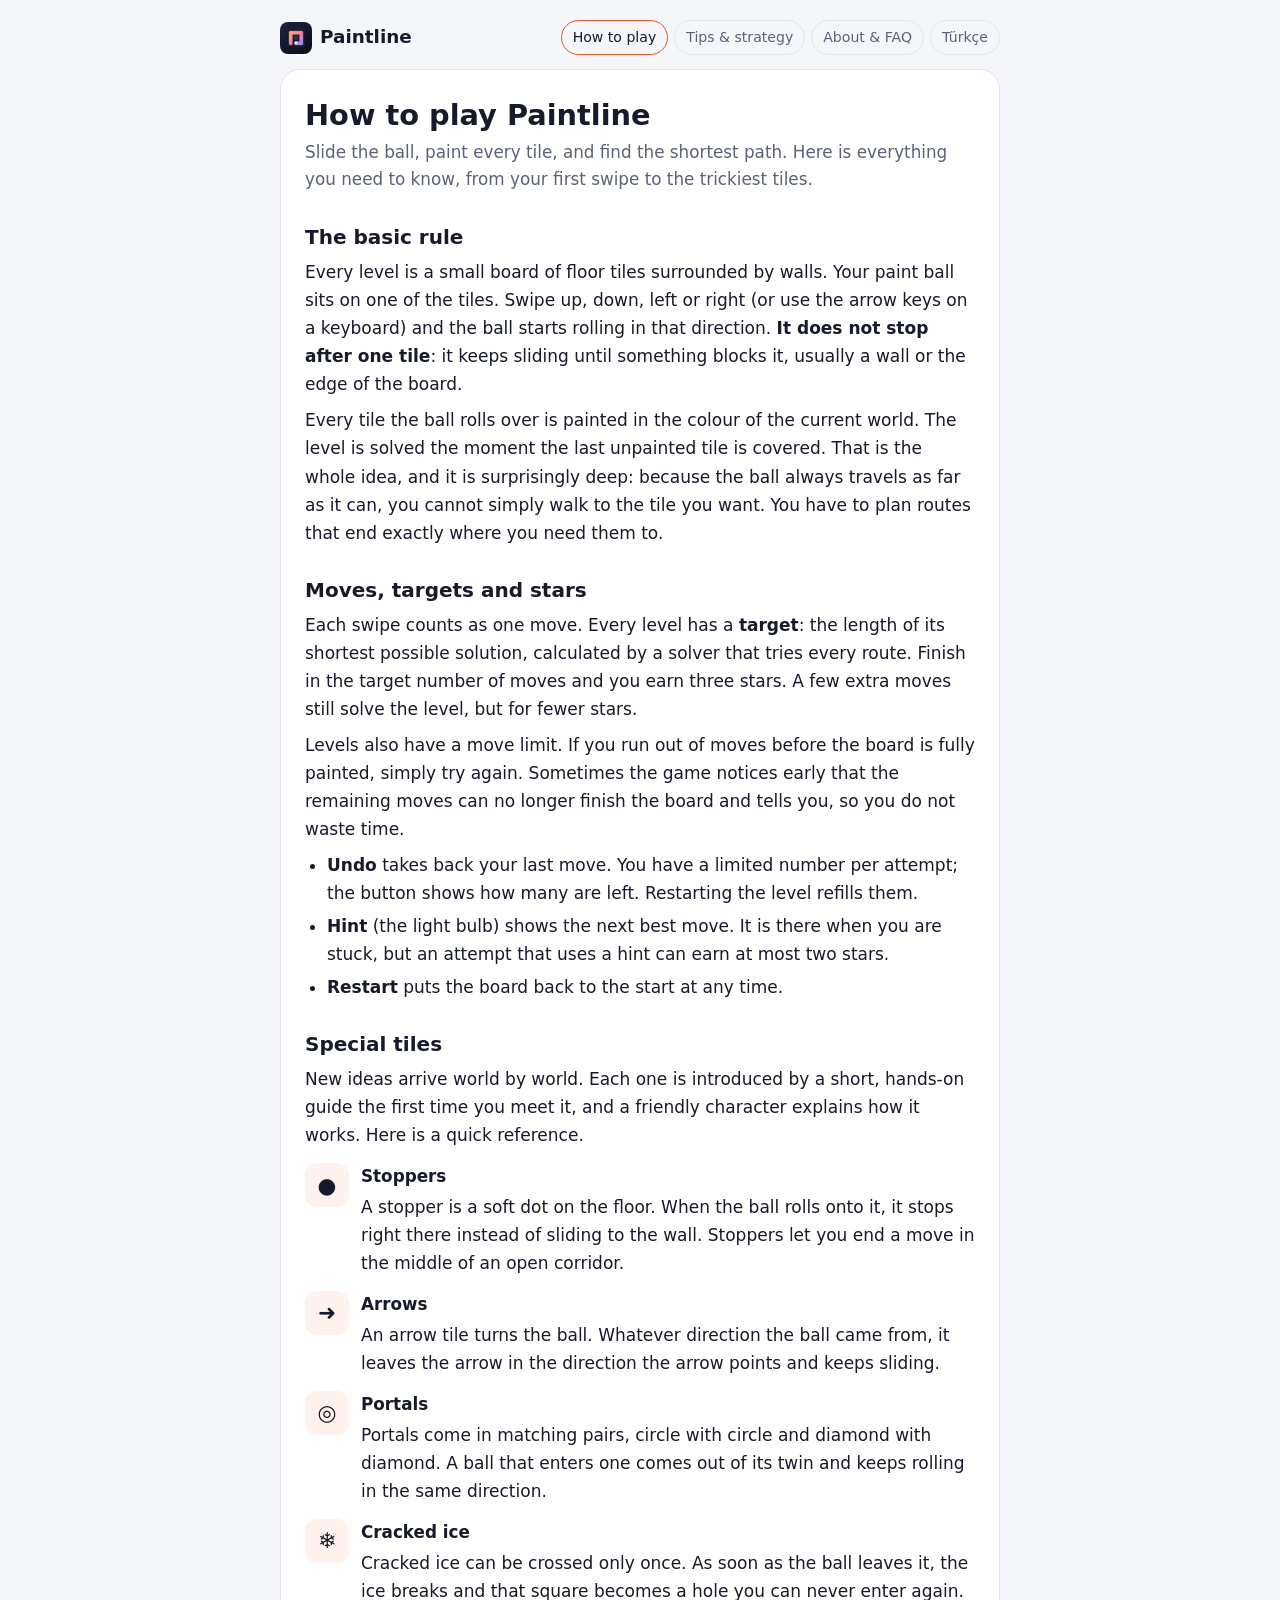
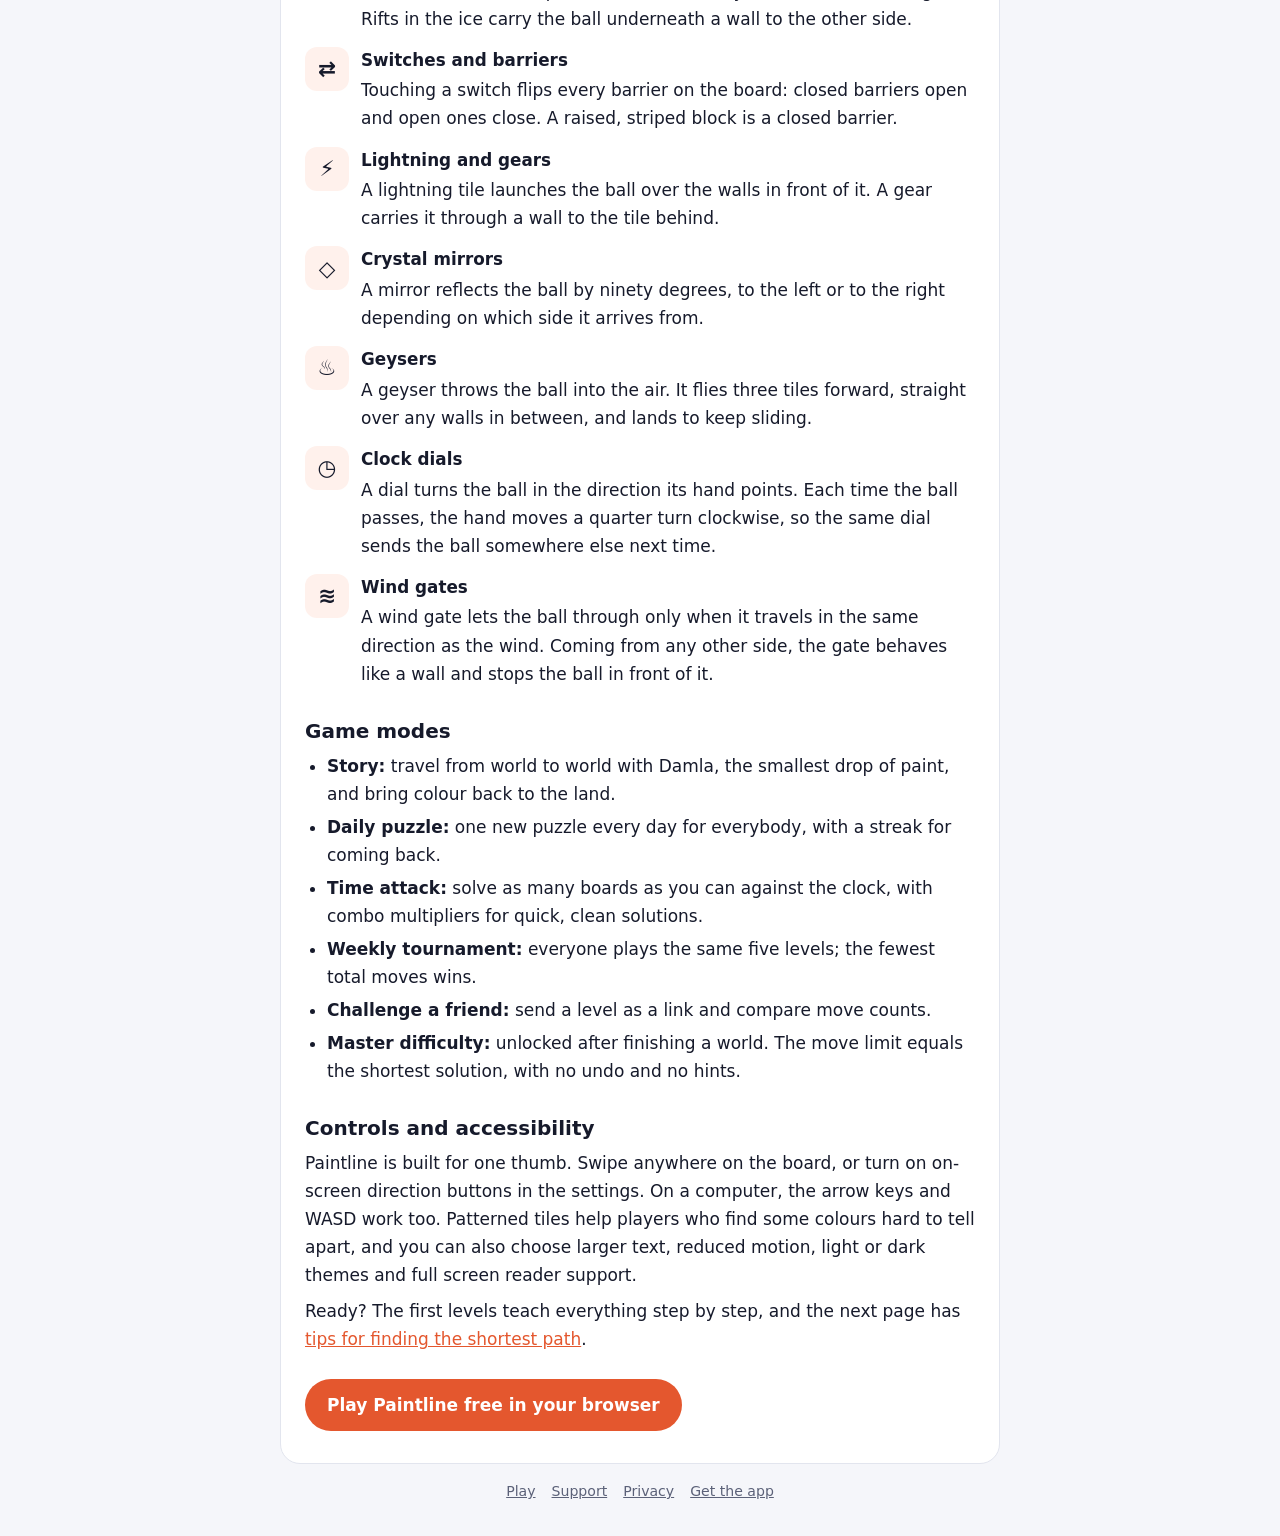
<file: guide.html>
<!doctype html>
<html lang="en">
<head>
<meta charset="utf-8">
<meta name="viewport" content="width=device-width, initial-scale=1, viewport-fit=cover">
<title>How to play Paintline – rules, stars and special tiles</title>
<meta name="description" content="Learn how to play Paintline, the calm sliding puzzle: how the ball moves, how stars and move targets work, and what every special tile does.">
<link rel="canonical" href="https://paintline.lol/guide.html">
<link rel="alternate" hreflang="en" href="https://paintline.lol/guide.html">
<link rel="alternate" hreflang="tr" href="https://paintline.lol/rehber.html">
<link rel="alternate" hreflang="x-default" href="https://paintline.lol/guide.html">
<meta property="og:title" content="How to play Paintline – rules, stars and special tiles">
<meta property="og:description" content="Learn how to play Paintline, the calm sliding puzzle: how the ball moves, how stars and move targets work, and what every special tile does.">
<meta property="og:image" content="https://paintline.lol/icons/icon-512.png">
<meta name="google-adsense-account" content="ca-pub-6247665234607957">
<link rel="icon" type="image/png" href="icons/icon-192.png">
<script type="application/ld+json">{"@context":"https://schema.org","@type":"VideoGame","name":"Paintline","url":"https://paintline.lol/","genre":"Puzzle","gamePlatform":["Web browser","iOS"],"applicationCategory":"Game","offers":{"@type":"Offer","price":"0","priceCurrency":"USD"}}</script>
<style>
  :root { --bg: #F5F6FA; --card: #FFFFFF; --ink: #161A2B; --muted: #5B6178; --line: #E2E5EE; --accent: #E4572E; --soft: #FFF1EC; color-scheme: light; }
  @media (prefers-color-scheme: dark) { :root { --bg: #0A0C15; --card: #151A2D; --ink: #ECEEF7; --muted: #9AA0BA; --line: #262C45; --accent: #FF8A5B; --soft: #2A1C1A; color-scheme: dark; } }
  html { background: var(--bg); }
  body { margin: 0; background: var(--bg); color: var(--ink); font: 17px/1.65 system-ui, -apple-system, "Segoe UI", Roboto, sans-serif;
    padding-block: max(20px, env(safe-area-inset-top, 0px)) max(32px, env(safe-area-inset-bottom, 0px));
    padding-left: max(16px, env(safe-area-inset-left, 0px)); padding-right: max(16px, env(safe-area-inset-right, 0px)); }
  header, main, footer { max-width: 720px; margin: 0 auto; box-sizing: border-box; }
  header { display: flex; flex-wrap: wrap; align-items: center; gap: 8px 14px; margin-bottom: 14px; }
  .brand { display: flex; align-items: center; gap: 8px; font-weight: 800; font-size: 1.15rem; color: var(--ink); text-decoration: none; margin-right: auto; }
  .brand img { width: 32px; height: 32px; border-radius: 8px; }
  header nav { display: flex; flex-wrap: wrap; gap: 6px; }
  header nav a { padding: 5px 11px; border-radius: 999px; border: 1px solid var(--line); color: var(--muted); text-decoration: none; font-size: .88rem; }
  header nav a[aria-current] { color: var(--ink); border-color: var(--accent); }
  main { background: var(--card); border: 1px solid var(--line); border-radius: 20px; padding: 28px 24px; }
  h1 { margin: 0 0 6px; font-size: 1.8rem; line-height: 1.2; text-wrap: balance; }
  .lead { margin: 0 0 8px; color: var(--muted); font-size: 1.05rem; }
  h2 { margin: 30px 0 8px; font-size: 1.25rem; line-height: 1.3; }
  h3 { margin: 20px 0 4px; font-size: 1.05rem; }
  p { margin: 8px 0; }
  ul, ol { padding-inline-start: 22px; margin: 8px 0; }
  li { margin: 5px 0; }
  a { color: var(--accent); }
  .tile { display: grid; grid-template-columns: 44px 1fr; gap: 12px; align-items: start; margin: 14px 0; }
  .tile b.ic { display: grid; place-items: center; width: 44px; height: 44px; border-radius: 12px; background: var(--soft); font-size: 1.35rem; }
  .tile h3 { margin: 0 0 2px; }
  .tile p { margin: 0; }
  .cta { display: inline-block; margin: 18px 0 4px; padding: 12px 22px; border-radius: 999px; background: var(--accent); color: #fff; font-weight: 700; text-decoration: none; }
  .note { margin-top: 18px; padding: 12px 14px; border-radius: 12px; background: var(--soft); }
  footer { margin-top: 16px; display: flex; flex-wrap: wrap; gap: 6px 16px; justify-content: center; font-size: .88rem; color: var(--muted); }
  footer a { color: var(--muted); }
</style>
</head>
<body>
<header><a class="brand" href="/"><img src="icons/icon-192.png" alt="" width="32" height="32">Paintline</a><nav><a href="guide.html" aria-current="page">How to play</a><a href="tips.html">Tips & strategy</a><a href="about.html">About & FAQ</a><a href="rehber.html" hreflang="tr" lang="tr">Türkçe</a></nav></header>
<main>
<article>
<h1>How to play Paintline</h1>
<p class="lead">Slide the ball, paint every tile, and find the shortest path. Here is everything you need to know, from your first swipe to the trickiest tiles.</p>
<h2>The basic rule</h2>
<p>Every level is a small board of floor tiles surrounded by walls. Your paint ball sits on one of the tiles. Swipe up, down, left or right (or use the arrow keys on a keyboard) and the ball starts rolling in that direction. <strong>It does not stop after one tile</strong>: it keeps sliding until something blocks it, usually a wall or the edge of the board.</p>
<p>Every tile the ball rolls over is painted in the colour of the current world. The level is solved the moment the last unpainted tile is covered. That is the whole idea, and it is surprisingly deep: because the ball always travels as far as it can, you cannot simply walk to the tile you want. You have to plan routes that end exactly where you need them to.</p>

<h2>Moves, targets and stars</h2>
<p>Each swipe counts as one move. Every level has a <strong>target</strong>: the length of its shortest possible solution, calculated by a solver that tries every route. Finish in the target number of moves and you earn three stars. A few extra moves still solve the level, but for fewer stars.</p>
<p>Levels also have a move limit. If you run out of moves before the board is fully painted, simply try again. Sometimes the game notices early that the remaining moves can no longer finish the board and tells you, so you do not waste time.</p>
<ul>
  <li><strong>Undo</strong> takes back your last move. You have a limited number per attempt; the button shows how many are left. Restarting the level refills them.</li>
  <li><strong>Hint</strong> (the light bulb) shows the next best move. It is there when you are stuck, but an attempt that uses a hint can earn at most two stars.</li>
  <li><strong>Restart</strong> puts the board back to the start at any time.</li>
</ul>

<h2>Special tiles</h2>
<p>New ideas arrive world by world. Each one is introduced by a short, hands-on guide the first time you meet it, and a friendly character explains how it works. Here is a quick reference.</p>
<div class="tile"><b class="ic" aria-hidden="true">●</b><div><h3>Stoppers</h3><p>A stopper is a soft dot on the floor. When the ball rolls onto it, it stops right there instead of sliding to the wall. Stoppers let you end a move in the middle of an open corridor.</p></div></div>
<div class="tile"><b class="ic" aria-hidden="true">➜</b><div><h3>Arrows</h3><p>An arrow tile turns the ball. Whatever direction the ball came from, it leaves the arrow in the direction the arrow points and keeps sliding.</p></div></div>
<div class="tile"><b class="ic" aria-hidden="true">◎</b><div><h3>Portals</h3><p>Portals come in matching pairs, circle with circle and diamond with diamond. A ball that enters one comes out of its twin and keeps rolling in the same direction.</p></div></div>
<div class="tile"><b class="ic" aria-hidden="true">❄</b><div><h3>Cracked ice</h3><p>Cracked ice can be crossed only once. As soon as the ball leaves it, the ice breaks and that square becomes a hole you can never enter again. Rifts in the ice carry the ball underneath a wall to the other side.</p></div></div>
<div class="tile"><b class="ic" aria-hidden="true">⇄</b><div><h3>Switches and barriers</h3><p>Touching a switch flips every barrier on the board: closed barriers open and open ones close. A raised, striped block is a closed barrier.</p></div></div>
<div class="tile"><b class="ic" aria-hidden="true">⚡</b><div><h3>Lightning and gears</h3><p>A lightning tile launches the ball over the walls in front of it. A gear carries it through a wall to the tile behind.</p></div></div>
<div class="tile"><b class="ic" aria-hidden="true">◇</b><div><h3>Crystal mirrors</h3><p>A mirror reflects the ball by ninety degrees, to the left or to the right depending on which side it arrives from.</p></div></div>
<div class="tile"><b class="ic" aria-hidden="true">♨</b><div><h3>Geysers</h3><p>A geyser throws the ball into the air. It flies three tiles forward, straight over any walls in between, and lands to keep sliding.</p></div></div>
<div class="tile"><b class="ic" aria-hidden="true">◷</b><div><h3>Clock dials</h3><p>A dial turns the ball in the direction its hand points. Each time the ball passes, the hand moves a quarter turn clockwise, so the same dial sends the ball somewhere else next time.</p></div></div>
<div class="tile"><b class="ic" aria-hidden="true">≋</b><div><h3>Wind gates</h3><p>A wind gate lets the ball through only when it travels in the same direction as the wind. Coming from any other side, the gate behaves like a wall and stops the ball in front of it.</p></div></div>

<h2>Game modes</h2>
<ul>
  <li><strong>Story:</strong> travel from world to world with Damla, the smallest drop of paint, and bring colour back to the land.</li>
  <li><strong>Daily puzzle:</strong> one new puzzle every day for everybody, with a streak for coming back.</li>
  <li><strong>Time attack:</strong> solve as many boards as you can against the clock, with combo multipliers for quick, clean solutions.</li>
  <li><strong>Weekly tournament:</strong> everyone plays the same five levels; the fewest total moves wins.</li>
  <li><strong>Challenge a friend:</strong> send a level as a link and compare move counts.</li>
  <li><strong>Master difficulty:</strong> unlocked after finishing a world. The move limit equals the shortest solution, with no undo and no hints.</li>
</ul>

<h2>Controls and accessibility</h2>
<p>Paintline is built for one thumb. Swipe anywhere on the board, or turn on on-screen direction buttons in the settings. On a computer, the arrow keys and WASD work too. Patterned tiles help players who find some colours hard to tell apart, and you can also choose larger text, reduced motion, light or dark themes and full screen reader support.</p>
<p>Ready? The first levels teach everything step by step, and the next page has <a href="tips.html">tips for finding the shortest path</a>.</p>
<a class="cta" href="/">Play Paintline free in your browser</a>
</article>
</main>
<footer><a href="/">Play</a><a href="destek.html?lang=en">Support</a><a href="gizlilik.html?lang=en">Privacy</a><a href="indir.html">Get the app</a></footer>
</body>
</html>
</file>
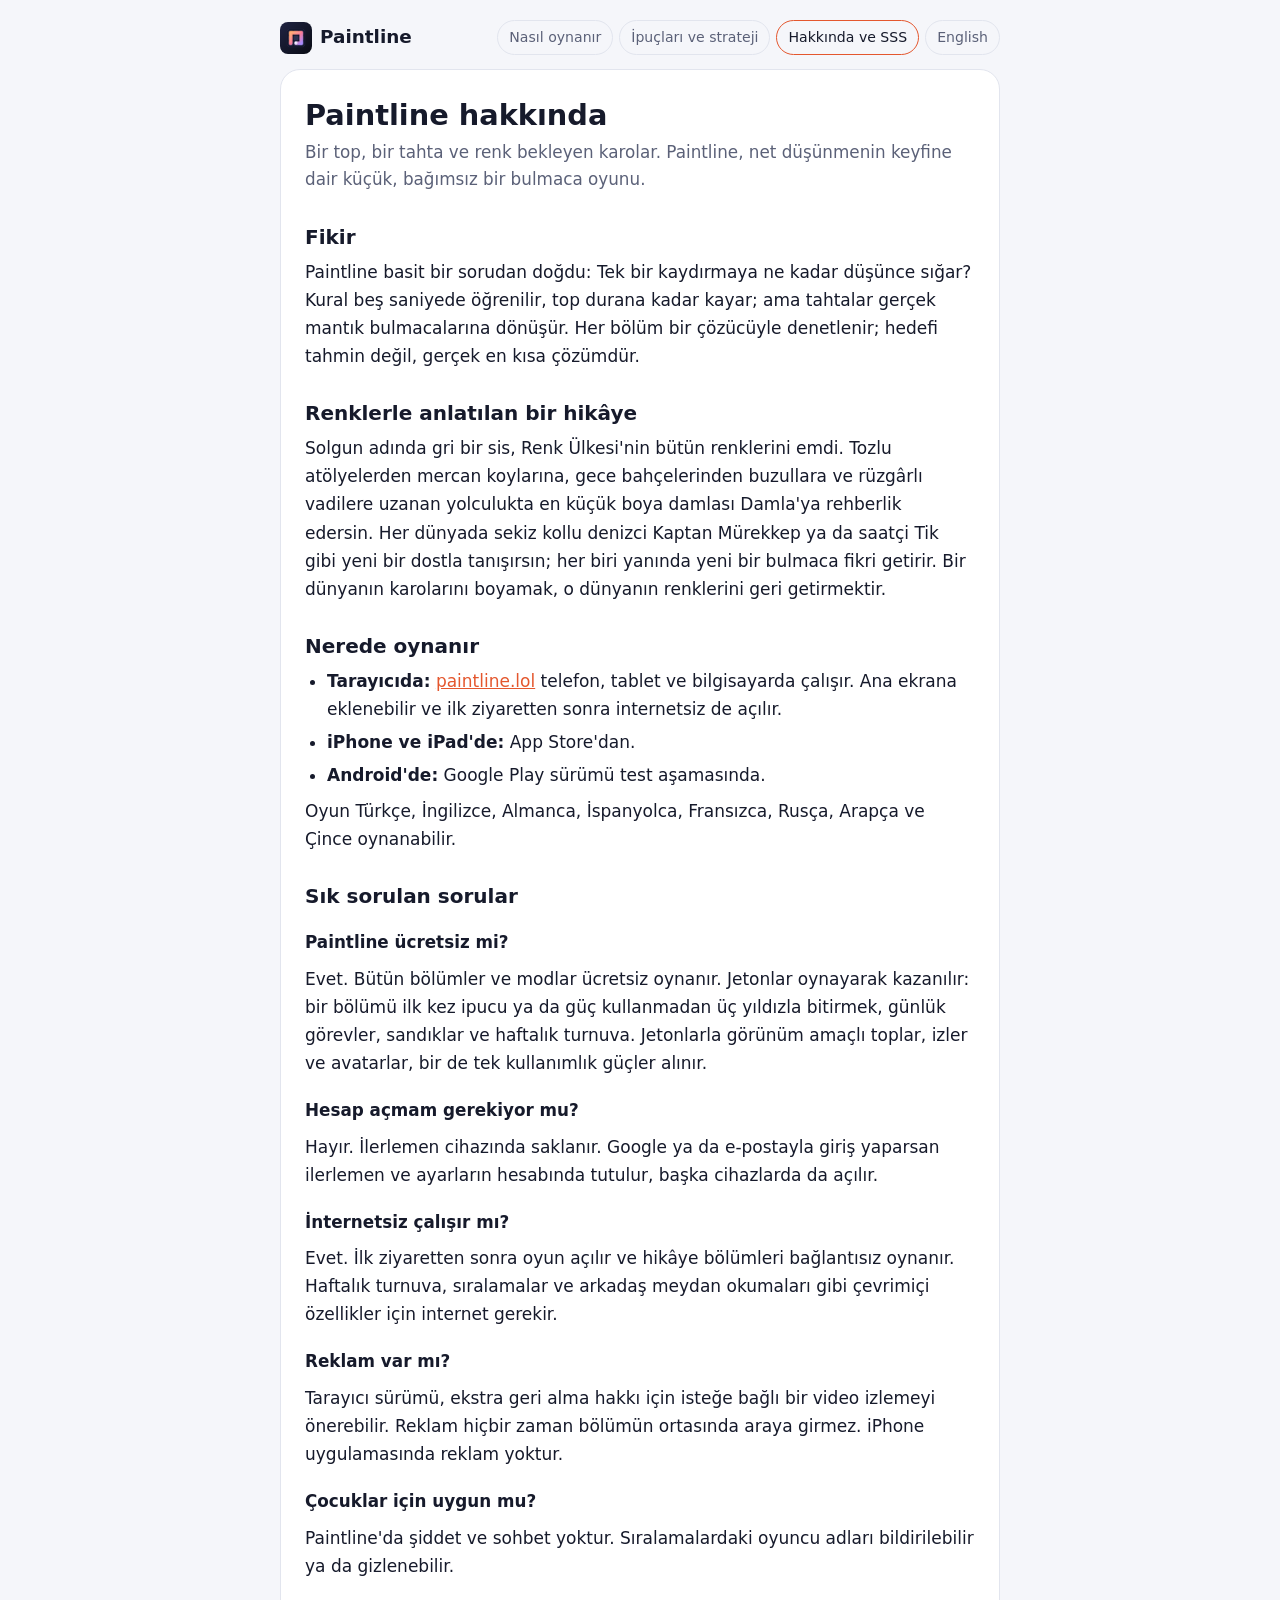
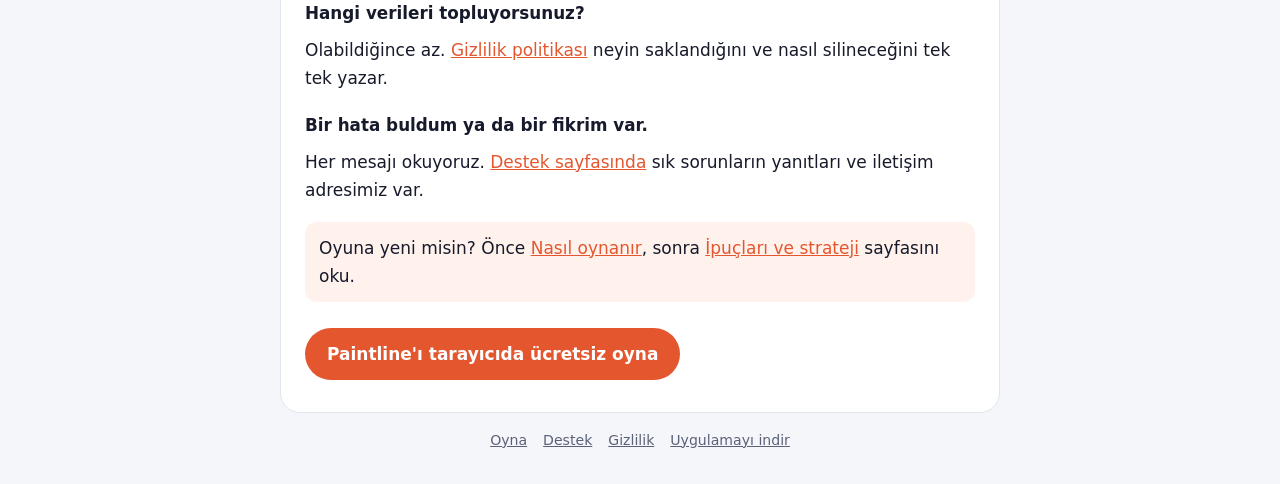
<file: hakkinda.html>
<!doctype html>
<html lang="tr">
<head>
<meta charset="utf-8">
<meta name="viewport" content="width=device-width, initial-scale=1, viewport-fit=cover">
<title>Paintline hakkında – sakin bir kaydırma bulmacası | SSS</title>
<meta name="description" content="Kaydır ve boya bulmacası Paintline hakkında: hikâye, nasıl yapıldığı, cihazlar ve diller, hesap ve ilerleme, sık sorulan sorular.">
<link rel="canonical" href="https://paintline.lol/hakkinda.html">
<link rel="alternate" hreflang="en" href="https://paintline.lol/about.html">
<link rel="alternate" hreflang="tr" href="https://paintline.lol/hakkinda.html">
<link rel="alternate" hreflang="x-default" href="https://paintline.lol/about.html">
<meta property="og:title" content="Paintline hakkında – sakin bir kaydırma bulmacası | SSS">
<meta property="og:description" content="Kaydır ve boya bulmacası Paintline hakkında: hikâye, nasıl yapıldığı, cihazlar ve diller, hesap ve ilerleme, sık sorulan sorular.">
<meta property="og:image" content="https://paintline.lol/icons/icon-512.png">
<meta name="google-adsense-account" content="ca-pub-6247665234607957">
<link rel="icon" type="image/png" href="icons/icon-192.png">
<script type="application/ld+json">{"@context":"https://schema.org","@type":"VideoGame","name":"Paintline","url":"https://paintline.lol/","genre":"Puzzle","gamePlatform":["Web browser","iOS"],"applicationCategory":"Game","offers":{"@type":"Offer","price":"0","priceCurrency":"USD"}}</script>
<style>
  :root { --bg: #F5F6FA; --card: #FFFFFF; --ink: #161A2B; --muted: #5B6178; --line: #E2E5EE; --accent: #E4572E; --soft: #FFF1EC; color-scheme: light; }
  @media (prefers-color-scheme: dark) { :root { --bg: #0A0C15; --card: #151A2D; --ink: #ECEEF7; --muted: #9AA0BA; --line: #262C45; --accent: #FF8A5B; --soft: #2A1C1A; color-scheme: dark; } }
  html { background: var(--bg); }
  body { margin: 0; background: var(--bg); color: var(--ink); font: 17px/1.65 system-ui, -apple-system, "Segoe UI", Roboto, sans-serif;
    padding-block: max(20px, env(safe-area-inset-top, 0px)) max(32px, env(safe-area-inset-bottom, 0px));
    padding-left: max(16px, env(safe-area-inset-left, 0px)); padding-right: max(16px, env(safe-area-inset-right, 0px)); }
  header, main, footer { max-width: 720px; margin: 0 auto; box-sizing: border-box; }
  header { display: flex; flex-wrap: wrap; align-items: center; gap: 8px 14px; margin-bottom: 14px; }
  .brand { display: flex; align-items: center; gap: 8px; font-weight: 800; font-size: 1.15rem; color: var(--ink); text-decoration: none; margin-right: auto; }
  .brand img { width: 32px; height: 32px; border-radius: 8px; }
  header nav { display: flex; flex-wrap: wrap; gap: 6px; }
  header nav a { padding: 5px 11px; border-radius: 999px; border: 1px solid var(--line); color: var(--muted); text-decoration: none; font-size: .88rem; }
  header nav a[aria-current] { color: var(--ink); border-color: var(--accent); }
  main { background: var(--card); border: 1px solid var(--line); border-radius: 20px; padding: 28px 24px; }
  h1 { margin: 0 0 6px; font-size: 1.8rem; line-height: 1.2; text-wrap: balance; }
  .lead { margin: 0 0 8px; color: var(--muted); font-size: 1.05rem; }
  h2 { margin: 30px 0 8px; font-size: 1.25rem; line-height: 1.3; }
  h3 { margin: 20px 0 4px; font-size: 1.05rem; }
  p { margin: 8px 0; }
  ul, ol { padding-inline-start: 22px; margin: 8px 0; }
  li { margin: 5px 0; }
  a { color: var(--accent); }
  .tile { display: grid; grid-template-columns: 44px 1fr; gap: 12px; align-items: start; margin: 14px 0; }
  .tile b.ic { display: grid; place-items: center; width: 44px; height: 44px; border-radius: 12px; background: var(--soft); font-size: 1.35rem; }
  .tile h3 { margin: 0 0 2px; }
  .tile p { margin: 0; }
  .cta { display: inline-block; margin: 18px 0 4px; padding: 12px 22px; border-radius: 999px; background: var(--accent); color: #fff; font-weight: 700; text-decoration: none; }
  .note { margin-top: 18px; padding: 12px 14px; border-radius: 12px; background: var(--soft); }
  footer { margin-top: 16px; display: flex; flex-wrap: wrap; gap: 6px 16px; justify-content: center; font-size: .88rem; color: var(--muted); }
  footer a { color: var(--muted); }
</style>
</head>
<body>
<header><a class="brand" href="/"><img src="icons/icon-192.png" alt="" width="32" height="32">Paintline</a><nav><a href="rehber.html">Nasıl oynanır</a><a href="ipuclari.html">İpuçları ve strateji</a><a href="hakkinda.html" aria-current="page">Hakkında ve SSS</a><a href="about.html" hreflang="en" lang="en">English</a></nav></header>
<main>
<article>
<h1>Paintline hakkında</h1>
<p class="lead">Bir top, bir tahta ve renk bekleyen karolar. Paintline, net düşünmenin keyfine dair küçük, bağımsız bir bulmaca oyunu.</p>
<h2>Fikir</h2>
<p>Paintline basit bir sorudan doğdu: Tek bir kaydırmaya ne kadar düşünce sığar? Kural beş saniyede öğrenilir, top durana kadar kayar; ama tahtalar gerçek mantık bulmacalarına dönüşür. Her bölüm bir çözücüyle denetlenir; hedefi tahmin değil, gerçek en kısa çözümdür.</p>

<h2>Renklerle anlatılan bir hikâye</h2>
<p>Solgun adında gri bir sis, Renk Ülkesi'nin bütün renklerini emdi. Tozlu atölyelerden mercan koylarına, gece bahçelerinden buzullara ve rüzgârlı vadilere uzanan yolculukta en küçük boya damlası Damla'ya rehberlik edersin. Her dünyada sekiz kollu denizci Kaptan Mürekkep ya da saatçi Tik gibi yeni bir dostla tanışırsın; her biri yanında yeni bir bulmaca fikri getirir. Bir dünyanın karolarını boyamak, o dünyanın renklerini geri getirmektir.</p>

<h2>Nerede oynanır</h2>
<ul>
  <li><strong>Tarayıcıda:</strong> <a href="/">paintline.lol</a> telefon, tablet ve bilgisayarda çalışır. Ana ekrana eklenebilir ve ilk ziyaretten sonra internetsiz de açılır.</li>
  <li><strong>iPhone ve iPad'de:</strong> App Store'dan.</li>
  <li><strong>Android'de:</strong> Google Play sürümü test aşamasında.</li>
</ul>
<p>Oyun Türkçe, İngilizce, Almanca, İspanyolca, Fransızca, Rusça, Arapça ve Çince oynanabilir.</p>

<h2>Sık sorulan sorular</h2>
<h3>Paintline ücretsiz mi?</h3>
<p>Evet. Bütün bölümler ve modlar ücretsiz oynanır. Jetonlar oynayarak kazanılır: bir bölümü ilk kez ipucu ya da güç kullanmadan üç yıldızla bitirmek, günlük görevler, sandıklar ve haftalık turnuva. Jetonlarla görünüm amaçlı toplar, izler ve avatarlar, bir de tek kullanımlık güçler alınır.</p>
<h3>Hesap açmam gerekiyor mu?</h3>
<p>Hayır. İlerlemen cihazında saklanır. Google ya da e-postayla giriş yaparsan ilerlemen ve ayarların hesabında tutulur, başka cihazlarda da açılır.</p>
<h3>İnternetsiz çalışır mı?</h3>
<p>Evet. İlk ziyaretten sonra oyun açılır ve hikâye bölümleri bağlantısız oynanır. Haftalık turnuva, sıralamalar ve arkadaş meydan okumaları gibi çevrimiçi özellikler için internet gerekir.</p>
<h3>Reklam var mı?</h3>
<p>Tarayıcı sürümü, ekstra geri alma hakkı için isteğe bağlı bir video izlemeyi önerebilir. Reklam hiçbir zaman bölümün ortasında araya girmez. iPhone uygulamasında reklam yoktur.</p>
<h3>Çocuklar için uygun mu?</h3>
<p>Paintline'da şiddet ve sohbet yoktur. Sıralamalardaki oyuncu adları bildirilebilir ya da gizlenebilir.</p>
<h3>Hangi verileri topluyorsunuz?</h3>
<p>Olabildiğince az. <a href="gizlilik.html?lang=tr">Gizlilik politikası</a> neyin saklandığını ve nasıl silineceğini tek tek yazar.</p>
<h3>Bir hata buldum ya da bir fikrim var.</h3>
<p>Her mesajı okuyoruz. <a href="destek.html?lang=tr">Destek sayfasında</a> sık sorunların yanıtları ve iletişim adresimiz var.</p>

<p class="note">Oyuna yeni misin? Önce <a href="rehber.html">Nasıl oynanır</a>, sonra <a href="ipuclari.html">İpuçları ve strateji</a> sayfasını oku.</p>
<a class="cta" href="/">Paintline'ı tarayıcıda ücretsiz oyna</a>
</article>
</main>
<footer><a href="/">Oyna</a><a href="destek.html?lang=tr">Destek</a><a href="gizlilik.html?lang=tr">Gizlilik</a><a href="indir.html">Uygulamayı indir</a></footer>
</body>
</html>
</file>
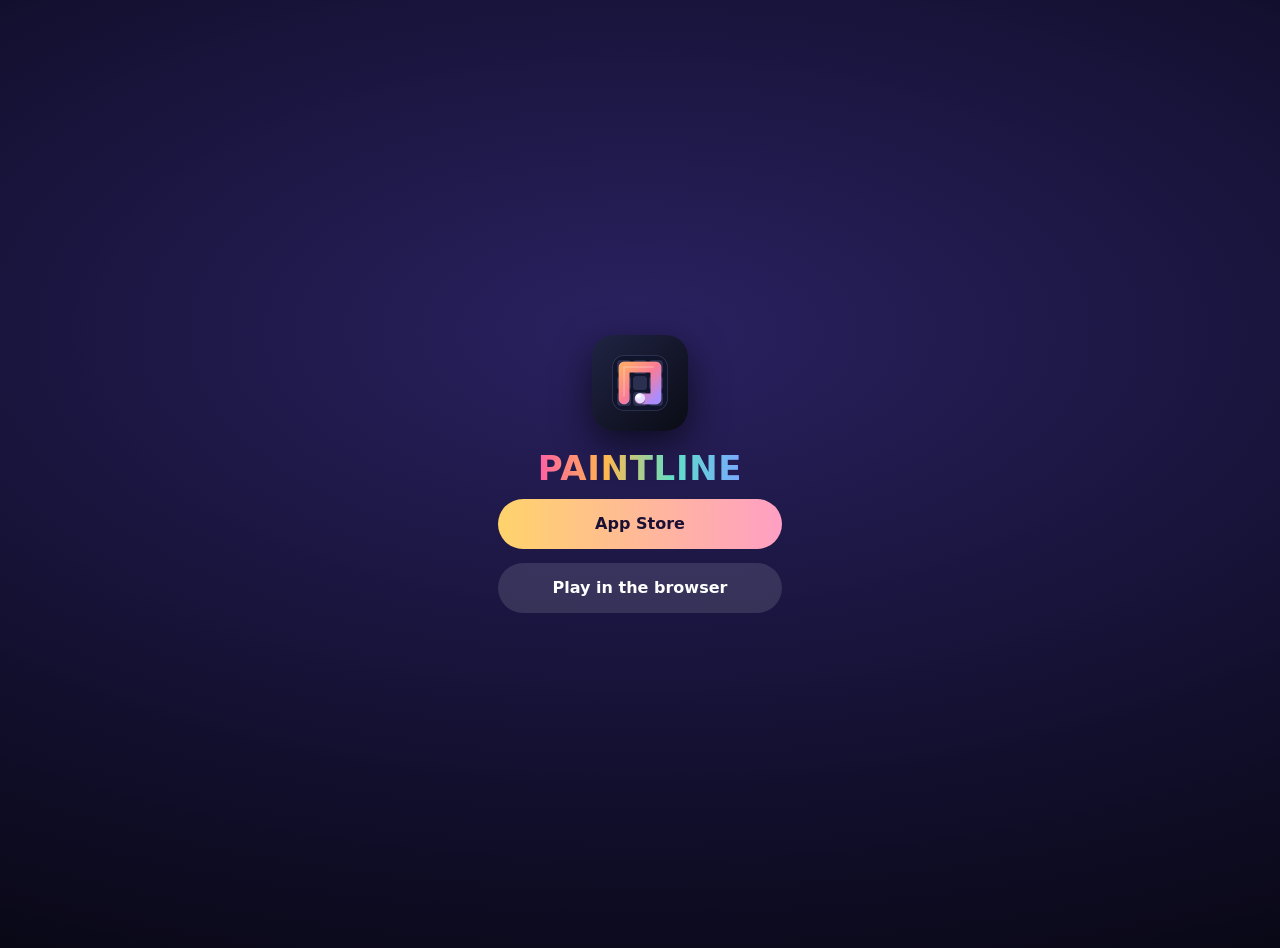
<file: indir.html>
<!doctype html>
<html lang="en">
<head>
<meta charset="utf-8">
<meta name="viewport" content="width=device-width, initial-scale=1">
<title>Paintline – Download</title>
<meta name="robots" content="noindex">
<link rel="icon" href="icons/icon-192.png">
<style>
  :root{color-scheme:light dark;--bg:#120f2e;--fg:#fff}
  body{margin:0;min-height:100vh;display:grid;place-content:center;justify-items:center;gap:14px;text-align:center;background:radial-gradient(120% 80% at 50% 35%,#2a2160,#120f2e 60%,#07060f);color:var(--fg);font:600 16px/1.4 system-ui,sans-serif;padding:24px}
  img{width:96px;height:96px;border-radius:22px;box-shadow:0 12px 36px #0009}
  h1{margin:6px 0 0;font:900 34px/1 system-ui,sans-serif;letter-spacing:.02em;background:linear-gradient(90deg,#ff5fa2,#ffb84d,#5fe0c8,#7aa8ff);-webkit-background-clip:text;background-clip:text;color:transparent}
  a{display:block;min-width:240px;padding:14px 22px;border-radius:999px;color:#1a1033;background:linear-gradient(90deg,#ffd36b,#ff9fc4);text-decoration:none;font-weight:800}
  a.alt{background:#ffffff1f;color:#fff}
  p{margin:0;opacity:.8;max-width:320px}
  [hidden]{display:none!important}
</style>
</head>
<body>
<img src="icons/icon-192.png" alt="">
<h1>PAINTLINE</h1>
<p id="msg">Opening the store…</p>
<a id="ios" href="https://apps.apple.com/app/id6832677465">App Store</a>
<a id="and" href="https://play.google.com/store/apps/details?id=lol.paintline.app">Google Play</a>
<a class="alt" href="/">Play in the browser</a>
<script>
// Reklamların tek bağlantısı: iPhone → App Store, Android → Google Play, bilgisayar → bu sayfa (iki düğme + tarayıcıda oyna).
// Kayıt, çerez ya da izleme yok. ANDROID_PUBLIC: Play'de herkese açık yayına geçince true yap; o zamana kadar Android tarayıcıdaki oyuna gider.
const ANDROID_PUBLIC = false;
const ua = navigator.userAgent, ios = /iPhone|iPad|iPod/.test(ua) || (navigator.platform === 'MacIntel' && navigator.maxTouchPoints > 1), android = /Android/.test(ua);
if (/^tr\b/i.test(navigator.language)) { document.documentElement.lang = 'tr'; document.title = 'Paintline – İndir'; document.getElementById('msg').textContent = 'Mağaza açılıyor…'; document.querySelector('a.alt').textContent = 'Tarayıcıda oyna'; }
if (!ANDROID_PUBLIC) document.getElementById('and').hidden = true;
const go = ios ? document.getElementById('ios').href : android ? (ANDROID_PUBLIC ? document.getElementById('and').href : '/') : null;
if (go) location.replace(go); else document.getElementById('msg').hidden = true;
</script>
</body>
</html>
</file>
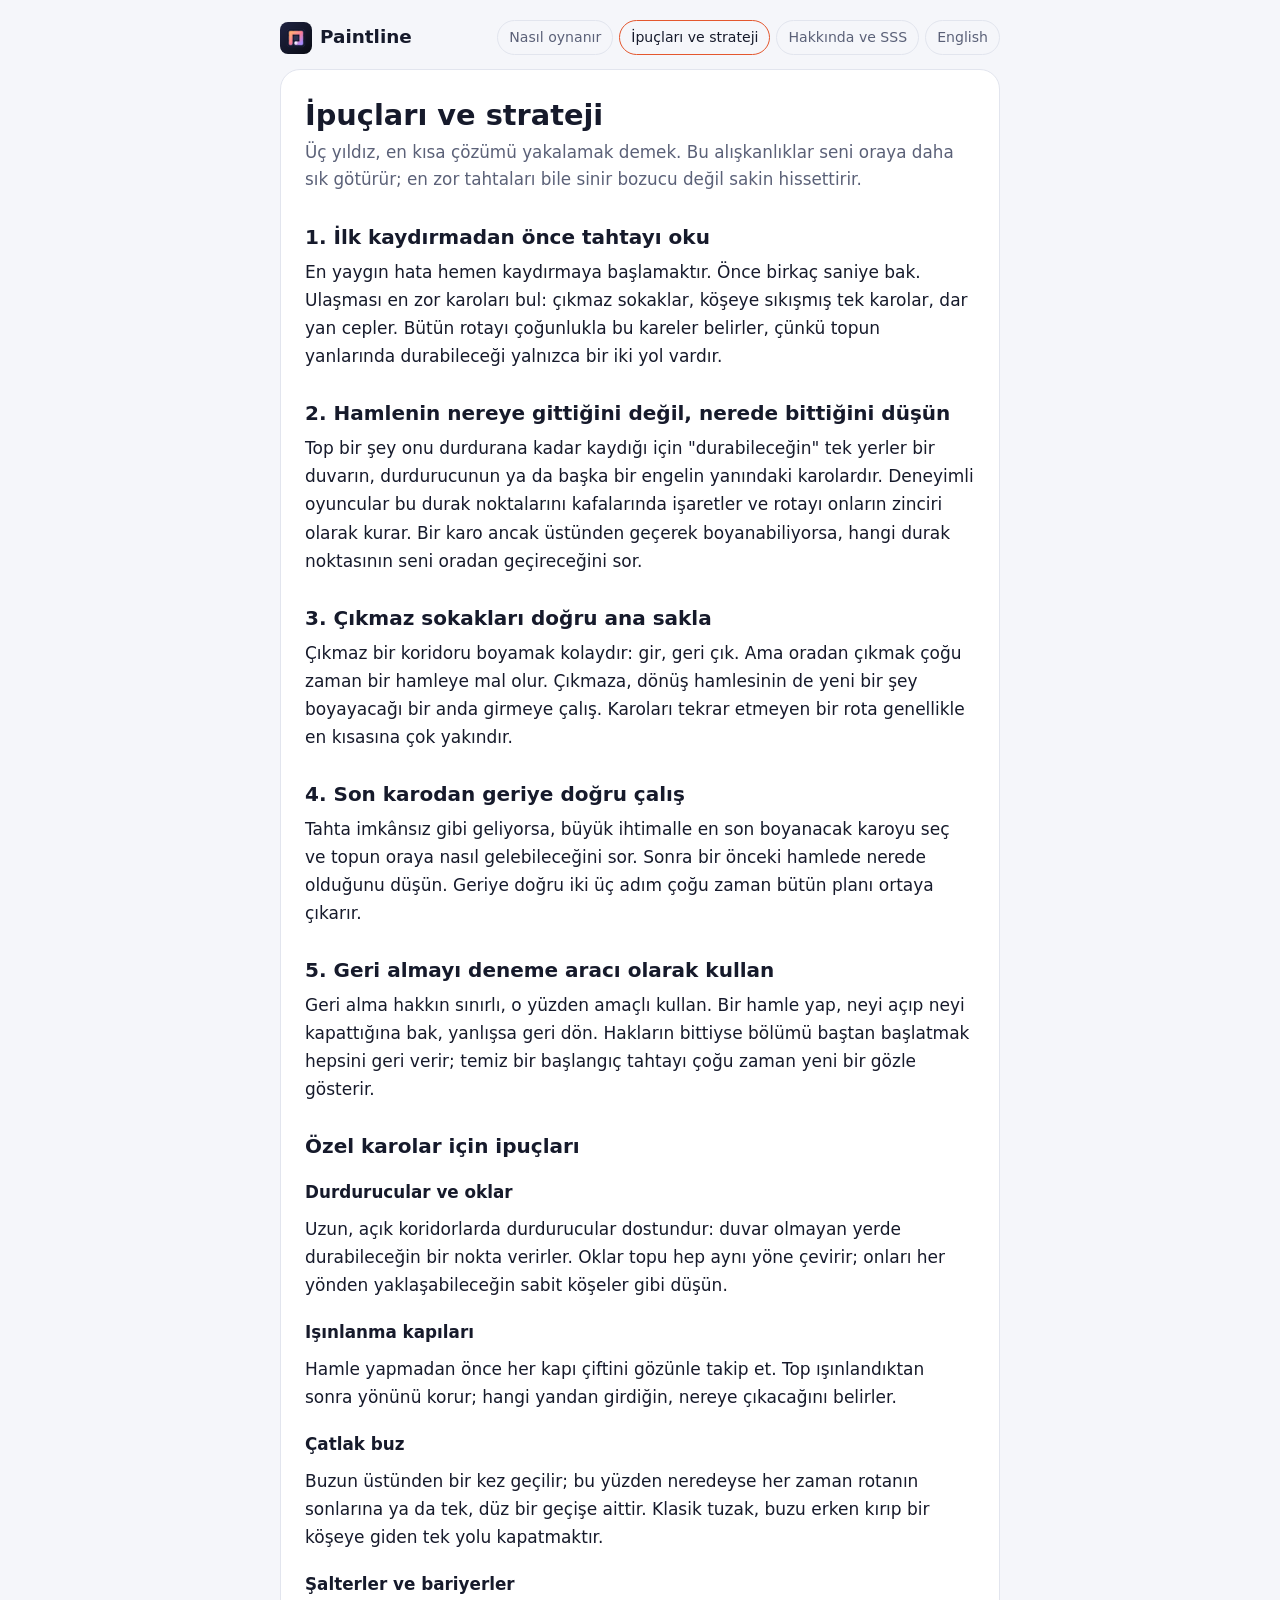
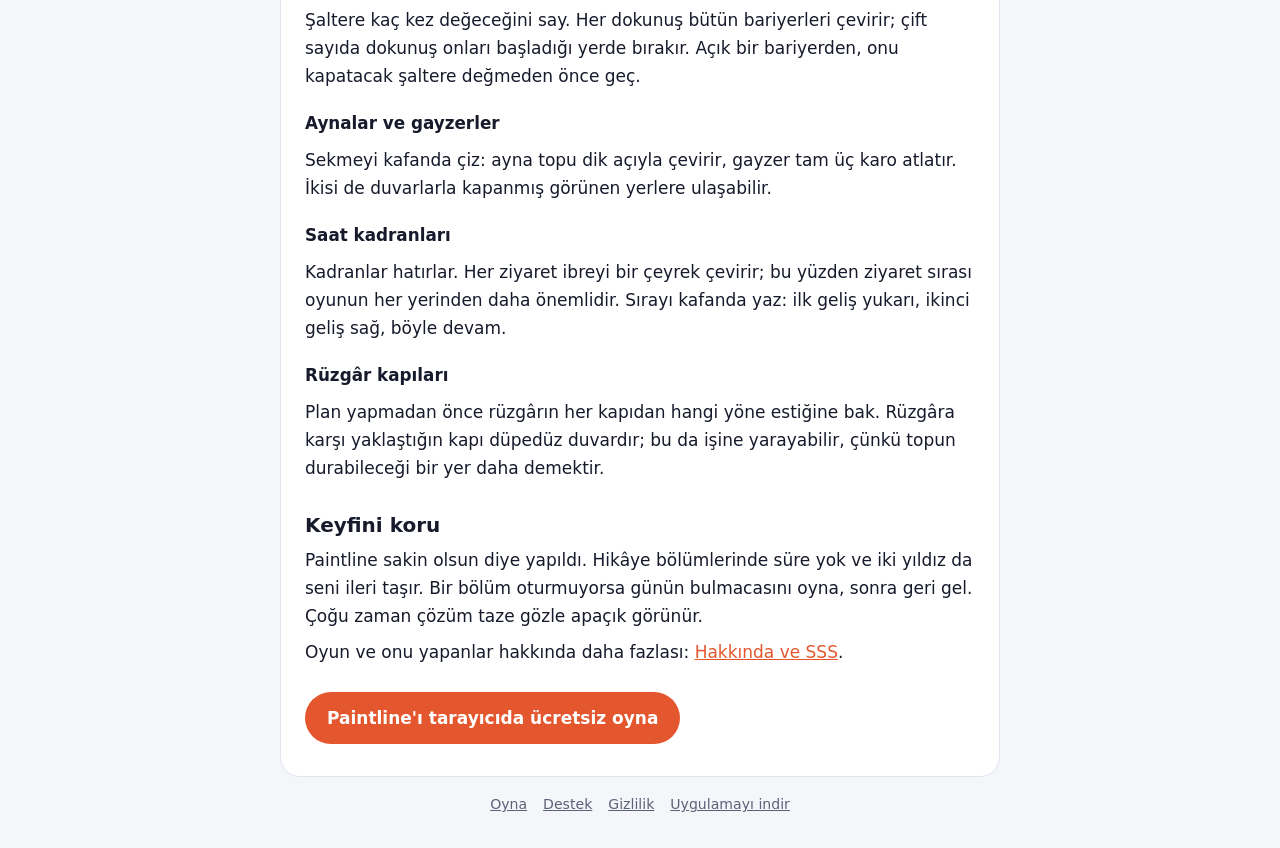
<file: ipuclari.html>
<!doctype html>
<html lang="tr">
<head>
<meta charset="utf-8">
<meta name="viewport" content="width=device-width, initial-scale=1, viewport-fit=cover">
<title>Paintline ipuçları ve strateji – bölümleri daha az hamlede çöz</title>
<meta name="description" content="Paintline için pratik strateji: tahtayı okumak, doğru yerde biten yollar planlamak; durdurucu, kapı, buz ve şalterleri kullanmak ve üç yıldız almak.">
<link rel="canonical" href="https://paintline.lol/ipuclari.html">
<link rel="alternate" hreflang="en" href="https://paintline.lol/tips.html">
<link rel="alternate" hreflang="tr" href="https://paintline.lol/ipuclari.html">
<link rel="alternate" hreflang="x-default" href="https://paintline.lol/tips.html">
<meta property="og:title" content="Paintline ipuçları ve strateji – bölümleri daha az hamlede çöz">
<meta property="og:description" content="Paintline için pratik strateji: tahtayı okumak, doğru yerde biten yollar planlamak; durdurucu, kapı, buz ve şalterleri kullanmak ve üç yıldız almak.">
<meta property="og:image" content="https://paintline.lol/icons/icon-512.png">
<meta name="google-adsense-account" content="ca-pub-6247665234607957">
<link rel="icon" type="image/png" href="icons/icon-192.png">
<script type="application/ld+json">{"@context":"https://schema.org","@type":"VideoGame","name":"Paintline","url":"https://paintline.lol/","genre":"Puzzle","gamePlatform":["Web browser","iOS"],"applicationCategory":"Game","offers":{"@type":"Offer","price":"0","priceCurrency":"USD"}}</script>
<style>
  :root { --bg: #F5F6FA; --card: #FFFFFF; --ink: #161A2B; --muted: #5B6178; --line: #E2E5EE; --accent: #E4572E; --soft: #FFF1EC; color-scheme: light; }
  @media (prefers-color-scheme: dark) { :root { --bg: #0A0C15; --card: #151A2D; --ink: #ECEEF7; --muted: #9AA0BA; --line: #262C45; --accent: #FF8A5B; --soft: #2A1C1A; color-scheme: dark; } }
  html { background: var(--bg); }
  body { margin: 0; background: var(--bg); color: var(--ink); font: 17px/1.65 system-ui, -apple-system, "Segoe UI", Roboto, sans-serif;
    padding-block: max(20px, env(safe-area-inset-top, 0px)) max(32px, env(safe-area-inset-bottom, 0px));
    padding-left: max(16px, env(safe-area-inset-left, 0px)); padding-right: max(16px, env(safe-area-inset-right, 0px)); }
  header, main, footer { max-width: 720px; margin: 0 auto; box-sizing: border-box; }
  header { display: flex; flex-wrap: wrap; align-items: center; gap: 8px 14px; margin-bottom: 14px; }
  .brand { display: flex; align-items: center; gap: 8px; font-weight: 800; font-size: 1.15rem; color: var(--ink); text-decoration: none; margin-right: auto; }
  .brand img { width: 32px; height: 32px; border-radius: 8px; }
  header nav { display: flex; flex-wrap: wrap; gap: 6px; }
  header nav a { padding: 5px 11px; border-radius: 999px; border: 1px solid var(--line); color: var(--muted); text-decoration: none; font-size: .88rem; }
  header nav a[aria-current] { color: var(--ink); border-color: var(--accent); }
  main { background: var(--card); border: 1px solid var(--line); border-radius: 20px; padding: 28px 24px; }
  h1 { margin: 0 0 6px; font-size: 1.8rem; line-height: 1.2; text-wrap: balance; }
  .lead { margin: 0 0 8px; color: var(--muted); font-size: 1.05rem; }
  h2 { margin: 30px 0 8px; font-size: 1.25rem; line-height: 1.3; }
  h3 { margin: 20px 0 4px; font-size: 1.05rem; }
  p { margin: 8px 0; }
  ul, ol { padding-inline-start: 22px; margin: 8px 0; }
  li { margin: 5px 0; }
  a { color: var(--accent); }
  .tile { display: grid; grid-template-columns: 44px 1fr; gap: 12px; align-items: start; margin: 14px 0; }
  .tile b.ic { display: grid; place-items: center; width: 44px; height: 44px; border-radius: 12px; background: var(--soft); font-size: 1.35rem; }
  .tile h3 { margin: 0 0 2px; }
  .tile p { margin: 0; }
  .cta { display: inline-block; margin: 18px 0 4px; padding: 12px 22px; border-radius: 999px; background: var(--accent); color: #fff; font-weight: 700; text-decoration: none; }
  .note { margin-top: 18px; padding: 12px 14px; border-radius: 12px; background: var(--soft); }
  footer { margin-top: 16px; display: flex; flex-wrap: wrap; gap: 6px 16px; justify-content: center; font-size: .88rem; color: var(--muted); }
  footer a { color: var(--muted); }
</style>
</head>
<body>
<header><a class="brand" href="/"><img src="icons/icon-192.png" alt="" width="32" height="32">Paintline</a><nav><a href="rehber.html">Nasıl oynanır</a><a href="ipuclari.html" aria-current="page">İpuçları ve strateji</a><a href="hakkinda.html">Hakkında ve SSS</a><a href="tips.html" hreflang="en" lang="en">English</a></nav></header>
<main>
<article>
<h1>İpuçları ve strateji</h1>
<p class="lead">Üç yıldız, en kısa çözümü yakalamak demek. Bu alışkanlıklar seni oraya daha sık götürür; en zor tahtaları bile sinir bozucu değil sakin hissettirir.</p>
<h2>1. İlk kaydırmadan önce tahtayı oku</h2>
<p>En yaygın hata hemen kaydırmaya başlamaktır. Önce birkaç saniye bak. Ulaşması en zor karoları bul: çıkmaz sokaklar, köşeye sıkışmış tek karolar, dar yan cepler. Bütün rotayı çoğunlukla bu kareler belirler, çünkü topun yanlarında durabileceği yalnızca bir iki yol vardır.</p>

<h2>2. Hamlenin nereye gittiğini değil, nerede bittiğini düşün</h2>
<p>Top bir şey onu durdurana kadar kaydığı için "durabileceğin" tek yerler bir duvarın, durdurucunun ya da başka bir engelin yanındaki karolardır. Deneyimli oyuncular bu durak noktalarını kafalarında işaretler ve rotayı onların zinciri olarak kurar. Bir karo ancak üstünden geçerek boyanabiliyorsa, hangi durak noktasının seni oradan geçireceğini sor.</p>

<h2>3. Çıkmaz sokakları doğru ana sakla</h2>
<p>Çıkmaz bir koridoru boyamak kolaydır: gir, geri çık. Ama oradan çıkmak çoğu zaman bir hamleye mal olur. Çıkmaza, dönüş hamlesinin de yeni bir şey boyayacağı bir anda girmeye çalış. Karoları tekrar etmeyen bir rota genellikle en kısasına çok yakındır.</p>

<h2>4. Son karodan geriye doğru çalış</h2>
<p>Tahta imkânsız gibi geliyorsa, büyük ihtimalle en son boyanacak karoyu seç ve topun oraya nasıl gelebileceğini sor. Sonra bir önceki hamlede nerede olduğunu düşün. Geriye doğru iki üç adım çoğu zaman bütün planı ortaya çıkarır.</p>

<h2>5. Geri almayı deneme aracı olarak kullan</h2>
<p>Geri alma hakkın sınırlı, o yüzden amaçlı kullan. Bir hamle yap, neyi açıp neyi kapattığına bak, yanlışsa geri dön. Hakların bittiyse bölümü baştan başlatmak hepsini geri verir; temiz bir başlangıç tahtayı çoğu zaman yeni bir gözle gösterir.</p>

<h2>Özel karolar için ipuçları</h2>
<h3>Durdurucular ve oklar</h3>
<p>Uzun, açık koridorlarda durdurucular dostundur: duvar olmayan yerde durabileceğin bir nokta verirler. Oklar topu hep aynı yöne çevirir; onları her yönden yaklaşabileceğin sabit köşeler gibi düşün.</p>
<h3>Işınlanma kapıları</h3>
<p>Hamle yapmadan önce her kapı çiftini gözünle takip et. Top ışınlandıktan sonra yönünü korur; hangi yandan girdiğin, nereye çıkacağını belirler.</p>
<h3>Çatlak buz</h3>
<p>Buzun üstünden bir kez geçilir; bu yüzden neredeyse her zaman rotanın sonlarına ya da tek, düz bir geçişe aittir. Klasik tuzak, buzu erken kırıp bir köşeye giden tek yolu kapatmaktır.</p>
<h3>Şalterler ve bariyerler</h3>
<p>Şaltere kaç kez değeceğini say. Her dokunuş bütün bariyerleri çevirir; çift sayıda dokunuş onları başladığı yerde bırakır. Açık bir bariyerden, onu kapatacak şaltere değmeden önce geç.</p>
<h3>Aynalar ve gayzerler</h3>
<p>Sekmeyi kafanda çiz: ayna topu dik açıyla çevirir, gayzer tam üç karo atlatır. İkisi de duvarlarla kapanmış görünen yerlere ulaşabilir.</p>
<h3>Saat kadranları</h3>
<p>Kadranlar hatırlar. Her ziyaret ibreyi bir çeyrek çevirir; bu yüzden ziyaret sırası oyunun her yerinden daha önemlidir. Sırayı kafanda yaz: ilk geliş yukarı, ikinci geliş sağ, böyle devam.</p>
<h3>Rüzgâr kapıları</h3>
<p>Plan yapmadan önce rüzgârın her kapıdan hangi yöne estiğine bak. Rüzgâra karşı yaklaştığın kapı düpedüz duvardır; bu da işine yarayabilir, çünkü topun durabileceği bir yer daha demektir.</p>

<h2>Keyfini koru</h2>
<p>Paintline sakin olsun diye yapıldı. Hikâye bölümlerinde süre yok ve iki yıldız da seni ileri taşır. Bir bölüm oturmuyorsa günün bulmacasını oyna, sonra geri gel. Çoğu zaman çözüm taze gözle apaçık görünür.</p>
<p>Oyun ve onu yapanlar hakkında daha fazlası: <a href="hakkinda.html">Hakkında ve SSS</a>.</p>
<a class="cta" href="/">Paintline'ı tarayıcıda ücretsiz oyna</a>
</article>
</main>
<footer><a href="/">Oyna</a><a href="destek.html?lang=tr">Destek</a><a href="gizlilik.html?lang=tr">Gizlilik</a><a href="indir.html">Uygulamayı indir</a></footer>
</body>
</html>
</file>
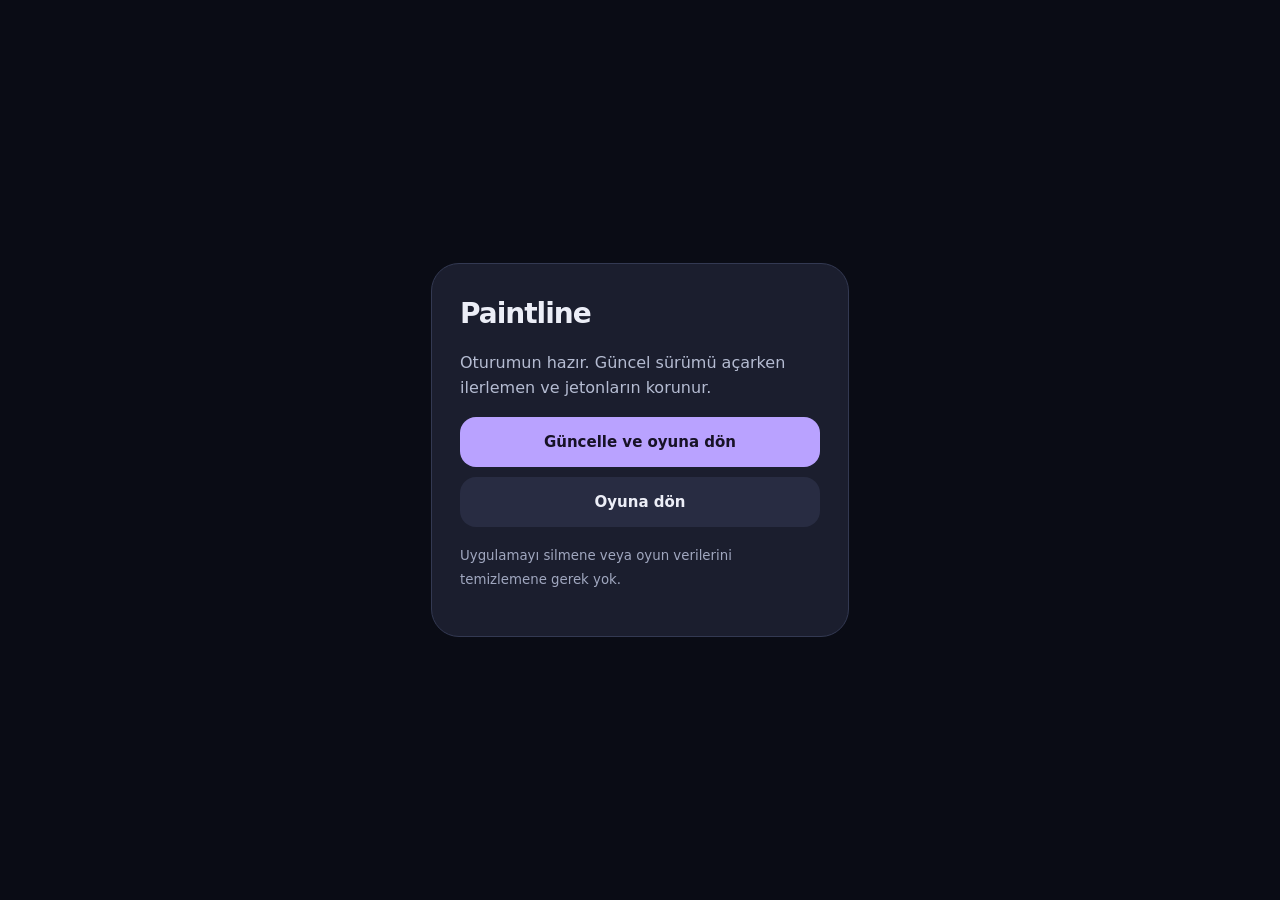
<file: reconnect.html>
<!doctype html><html lang="tr"><meta charset="utf-8"><meta name="viewport" content="width=device-width,initial-scale=1,viewport-fit=cover"><meta name="theme-color" content="#0A0C15"><title>Paintline · Güncelle</title>
<style>html{color-scheme:dark}body{margin:0;min-height:100dvh;display:grid;place-items:center;background:#0a0c15;color:#eceef7;font:16px/1.55 system-ui,sans-serif}.card{max-width:360px;margin:24px;padding:28px;border:1px solid #333952;border-radius:28px;background:#1b1e2e}h1{font-size:28px;letter-spacing:-1px;margin:0 0 12px}p{color:#b5bcd2}button,a{box-sizing:border-box;width:100%;display:block;border:0;border-radius:16px;padding:16px;font:700 15px system-ui;text-align:center;text-decoration:none;cursor:pointer}button{background:#b9a2ff;color:#171226}button:disabled{opacity:.6}a{color:#eceef7;background:#282c42;margin-top:10px}small{color:#a0a7bf}</style>
<main class="card"><h1>Paintline</h1><p id="status" role="status">Oturumun hazır. Güncel sürümü açarken ilerlemen ve jetonların korunur.</p><button id="go">Güncelle ve oyuna dön</button><a href="./">Oyuna dön</a><p><small>Uygulamayı silmene veya oyun verilerini temizlemene gerek yok.</small></p></main>
<script>
const button=document.getElementById('go'),status=document.getElementById('status');
const bounded=(promise,ms=15000)=>{let t;return Promise.race([promise,new Promise((_,reject)=>t=setTimeout(()=>reject(Error('timeout')),ms))]).finally(()=>clearTimeout(t));};
button.onclick=async()=>{button.disabled=true;status.textContent='Güncel dosyalar hazırlanıyor…';try{
 if(!navigator.onLine)throw Error('offline');
 const reg=await bounded(navigator.serviceWorker.register('./sw.js',{updateViaCache:'none'}));await bounded(reg.update());
 if(reg.installing)await bounded(new Promise((resolve,reject)=>{const w=reg.installing;const changed=()=>{if(w.state==='installed'||w.state==='activated')resolve();if(w.state==='redundant')reject(Error('install'));};w.addEventListener('statechange',changed);changed();}));
 if(reg.waiting){const old=navigator.serviceWorker.controller;await bounded(new Promise(resolve=>{const done=()=>{if(navigator.serviceWorker.controller!==old){navigator.serviceWorker.removeEventListener('controllerchange',done);resolve();}};navigator.serviceWorker.addEventListener('controllerchange',done);reg.waiting.postMessage({type:'SKIP_WAITING'});}));}
 await bounded(navigator.serviceWorker.ready);location.replace('./');
}catch(e){status.textContent=e.message==='offline'?'İnternete bağlanıp tekrar dene.':'Güncelleme tamamlanamadı. Bağlantını kontrol edip tekrar dene.';button.disabled=false;}};
</script></html>
</file>
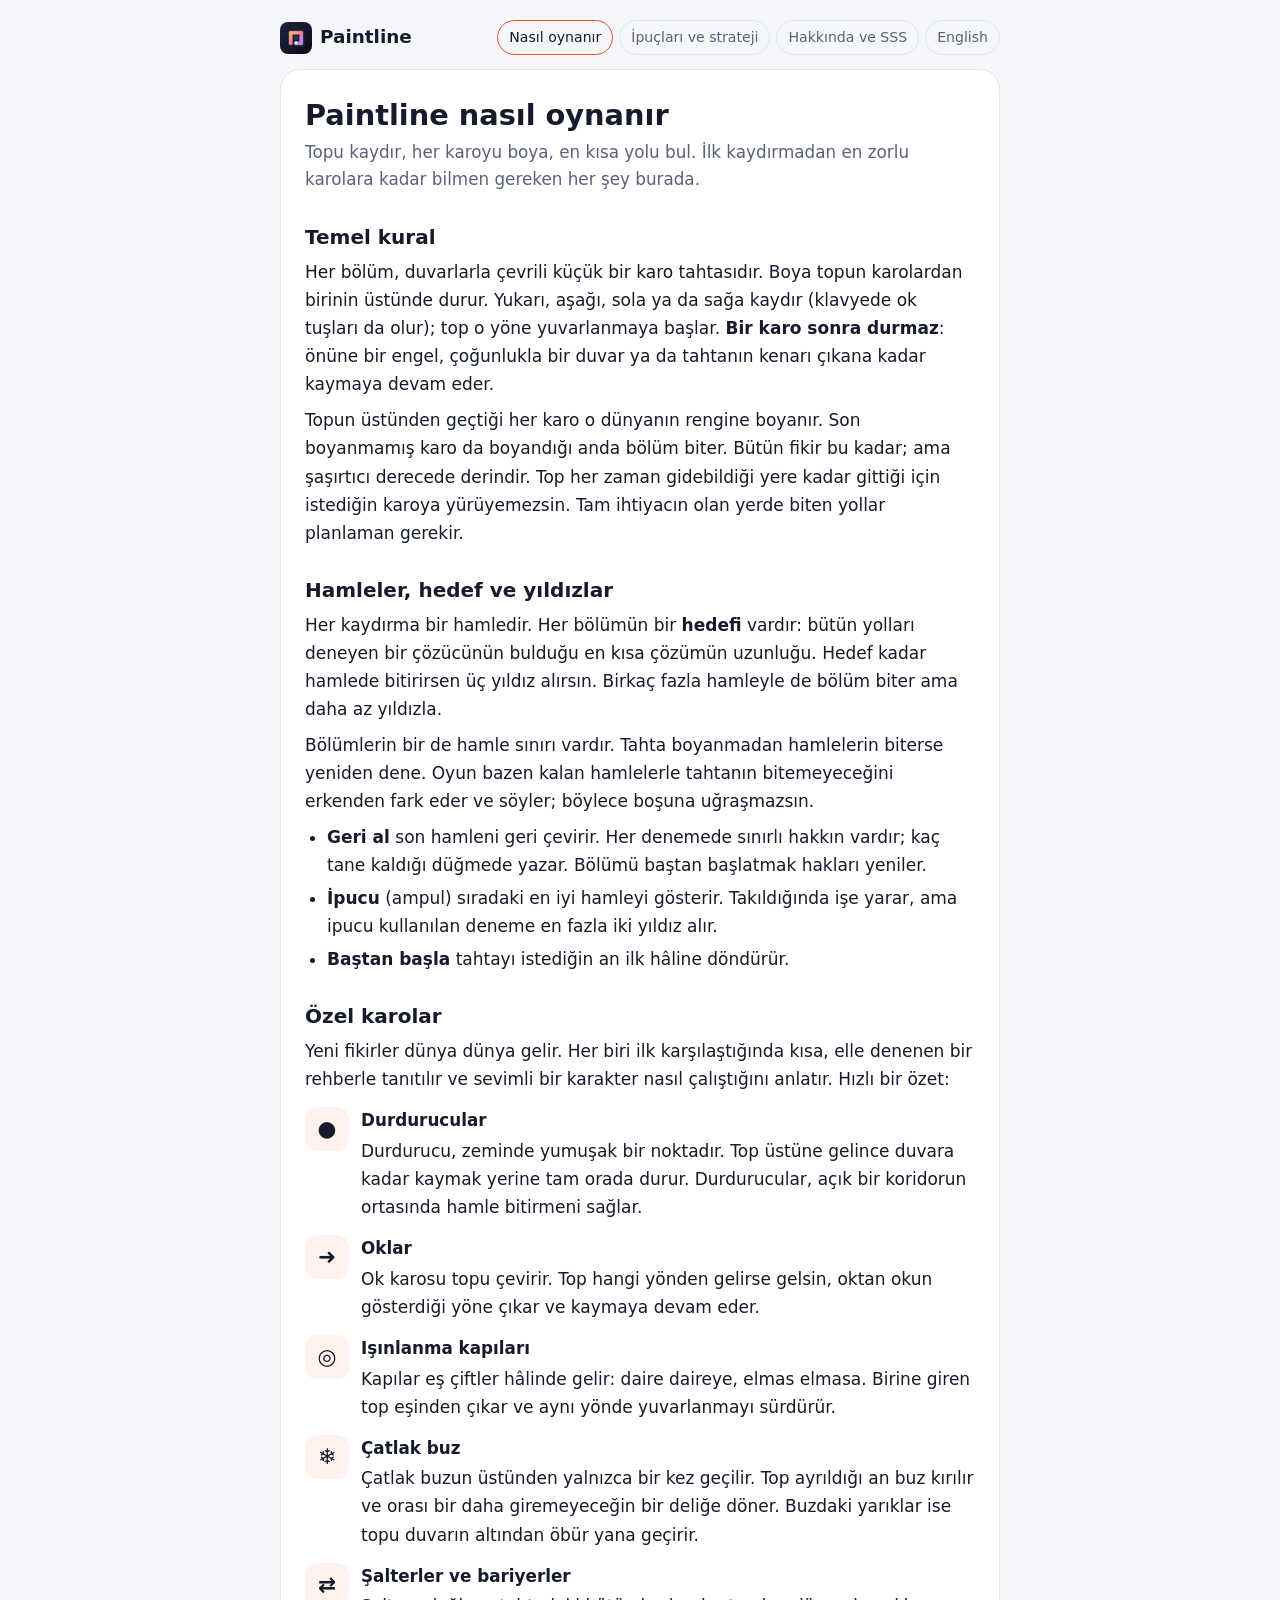
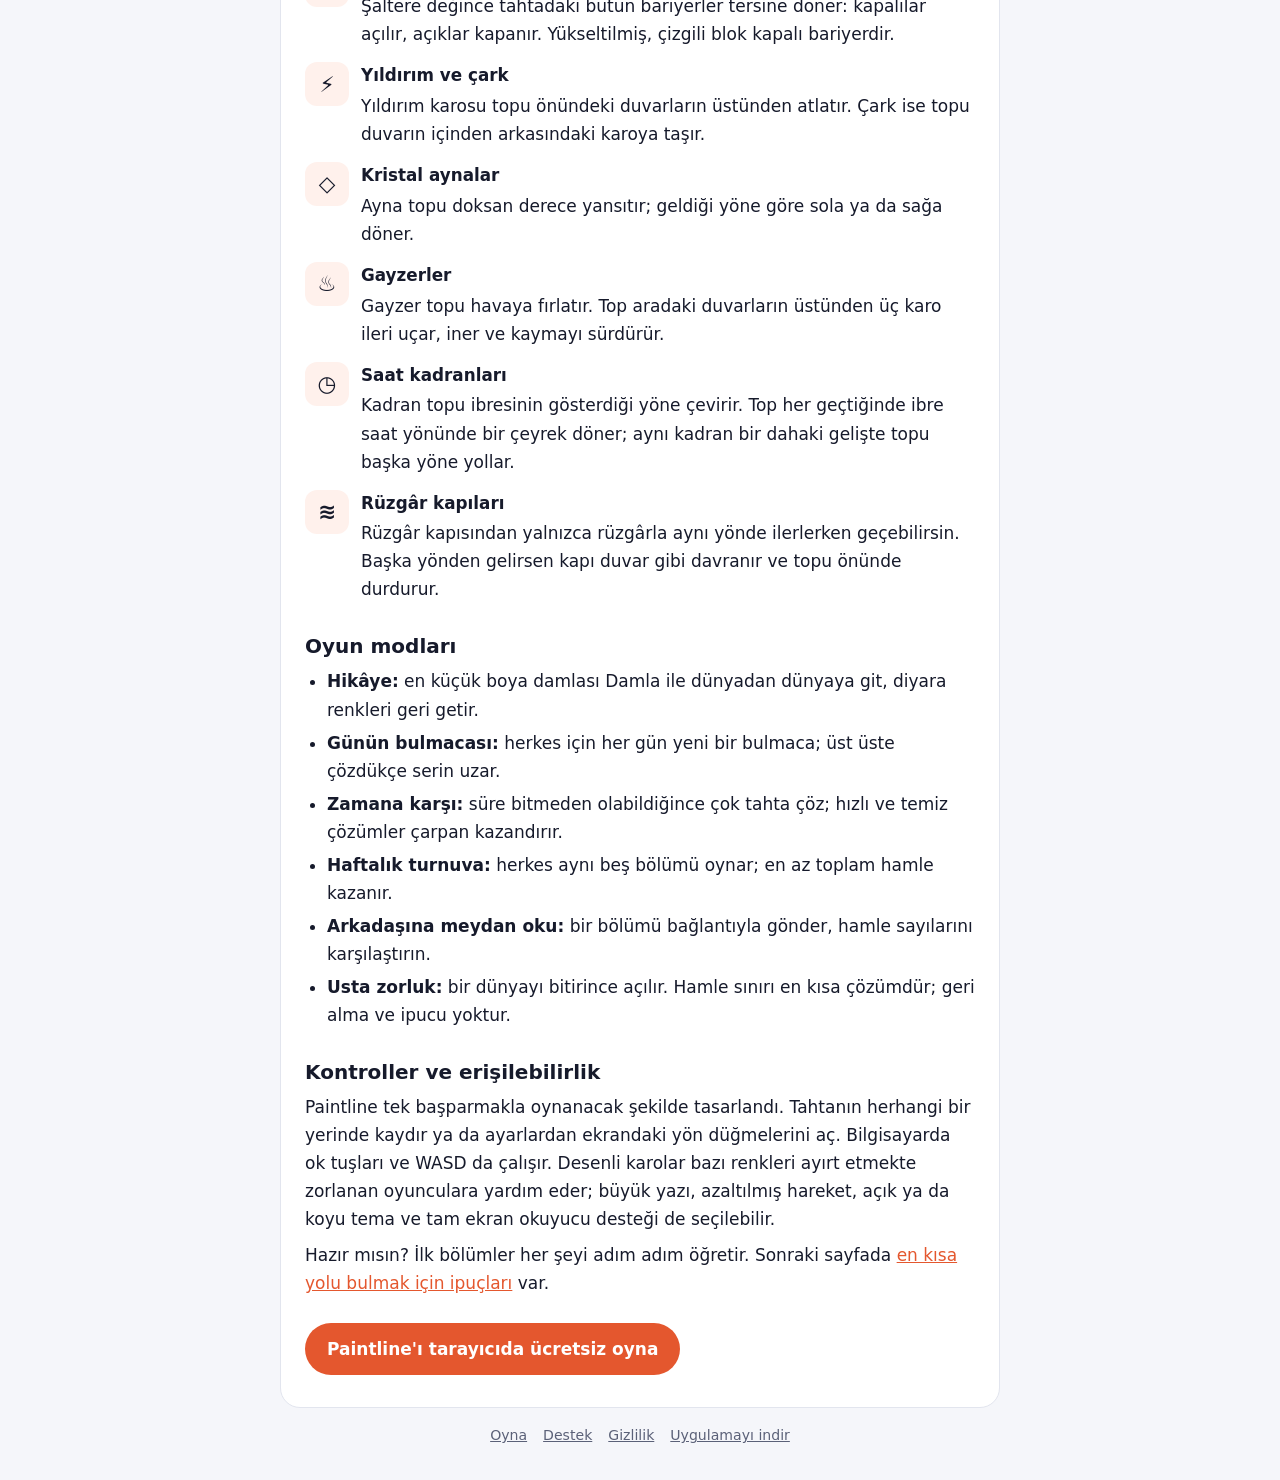
<file: rehber.html>
<!doctype html>
<html lang="tr">
<head>
<meta charset="utf-8">
<meta name="viewport" content="width=device-width, initial-scale=1, viewport-fit=cover">
<title>Paintline nasıl oynanır – kurallar, yıldızlar ve özel karolar</title>
<meta name="description" content="Sakin kaydırma bulmacası Paintline nasıl oynanır: top nasıl hareket eder, yıldızlar ve hedef hamle nasıl işler, her özel karo ne yapar.">
<link rel="canonical" href="https://paintline.lol/rehber.html">
<link rel="alternate" hreflang="en" href="https://paintline.lol/guide.html">
<link rel="alternate" hreflang="tr" href="https://paintline.lol/rehber.html">
<link rel="alternate" hreflang="x-default" href="https://paintline.lol/guide.html">
<meta property="og:title" content="Paintline nasıl oynanır – kurallar, yıldızlar ve özel karolar">
<meta property="og:description" content="Sakin kaydırma bulmacası Paintline nasıl oynanır: top nasıl hareket eder, yıldızlar ve hedef hamle nasıl işler, her özel karo ne yapar.">
<meta property="og:image" content="https://paintline.lol/icons/icon-512.png">
<meta name="google-adsense-account" content="ca-pub-6247665234607957">
<link rel="icon" type="image/png" href="icons/icon-192.png">
<script type="application/ld+json">{"@context":"https://schema.org","@type":"VideoGame","name":"Paintline","url":"https://paintline.lol/","genre":"Puzzle","gamePlatform":["Web browser","iOS"],"applicationCategory":"Game","offers":{"@type":"Offer","price":"0","priceCurrency":"USD"}}</script>
<style>
  :root { --bg: #F5F6FA; --card: #FFFFFF; --ink: #161A2B; --muted: #5B6178; --line: #E2E5EE; --accent: #E4572E; --soft: #FFF1EC; color-scheme: light; }
  @media (prefers-color-scheme: dark) { :root { --bg: #0A0C15; --card: #151A2D; --ink: #ECEEF7; --muted: #9AA0BA; --line: #262C45; --accent: #FF8A5B; --soft: #2A1C1A; color-scheme: dark; } }
  html { background: var(--bg); }
  body { margin: 0; background: var(--bg); color: var(--ink); font: 17px/1.65 system-ui, -apple-system, "Segoe UI", Roboto, sans-serif;
    padding-block: max(20px, env(safe-area-inset-top, 0px)) max(32px, env(safe-area-inset-bottom, 0px));
    padding-left: max(16px, env(safe-area-inset-left, 0px)); padding-right: max(16px, env(safe-area-inset-right, 0px)); }
  header, main, footer { max-width: 720px; margin: 0 auto; box-sizing: border-box; }
  header { display: flex; flex-wrap: wrap; align-items: center; gap: 8px 14px; margin-bottom: 14px; }
  .brand { display: flex; align-items: center; gap: 8px; font-weight: 800; font-size: 1.15rem; color: var(--ink); text-decoration: none; margin-right: auto; }
  .brand img { width: 32px; height: 32px; border-radius: 8px; }
  header nav { display: flex; flex-wrap: wrap; gap: 6px; }
  header nav a { padding: 5px 11px; border-radius: 999px; border: 1px solid var(--line); color: var(--muted); text-decoration: none; font-size: .88rem; }
  header nav a[aria-current] { color: var(--ink); border-color: var(--accent); }
  main { background: var(--card); border: 1px solid var(--line); border-radius: 20px; padding: 28px 24px; }
  h1 { margin: 0 0 6px; font-size: 1.8rem; line-height: 1.2; text-wrap: balance; }
  .lead { margin: 0 0 8px; color: var(--muted); font-size: 1.05rem; }
  h2 { margin: 30px 0 8px; font-size: 1.25rem; line-height: 1.3; }
  h3 { margin: 20px 0 4px; font-size: 1.05rem; }
  p { margin: 8px 0; }
  ul, ol { padding-inline-start: 22px; margin: 8px 0; }
  li { margin: 5px 0; }
  a { color: var(--accent); }
  .tile { display: grid; grid-template-columns: 44px 1fr; gap: 12px; align-items: start; margin: 14px 0; }
  .tile b.ic { display: grid; place-items: center; width: 44px; height: 44px; border-radius: 12px; background: var(--soft); font-size: 1.35rem; }
  .tile h3 { margin: 0 0 2px; }
  .tile p { margin: 0; }
  .cta { display: inline-block; margin: 18px 0 4px; padding: 12px 22px; border-radius: 999px; background: var(--accent); color: #fff; font-weight: 700; text-decoration: none; }
  .note { margin-top: 18px; padding: 12px 14px; border-radius: 12px; background: var(--soft); }
  footer { margin-top: 16px; display: flex; flex-wrap: wrap; gap: 6px 16px; justify-content: center; font-size: .88rem; color: var(--muted); }
  footer a { color: var(--muted); }
</style>
</head>
<body>
<header><a class="brand" href="/"><img src="icons/icon-192.png" alt="" width="32" height="32">Paintline</a><nav><a href="rehber.html" aria-current="page">Nasıl oynanır</a><a href="ipuclari.html">İpuçları ve strateji</a><a href="hakkinda.html">Hakkında ve SSS</a><a href="guide.html" hreflang="en" lang="en">English</a></nav></header>
<main>
<article>
<h1>Paintline nasıl oynanır</h1>
<p class="lead">Topu kaydır, her karoyu boya, en kısa yolu bul. İlk kaydırmadan en zorlu karolara kadar bilmen gereken her şey burada.</p>
<h2>Temel kural</h2>
<p>Her bölüm, duvarlarla çevrili küçük bir karo tahtasıdır. Boya topun karolardan birinin üstünde durur. Yukarı, aşağı, sola ya da sağa kaydır (klavyede ok tuşları da olur); top o yöne yuvarlanmaya başlar. <strong>Bir karo sonra durmaz</strong>: önüne bir engel, çoğunlukla bir duvar ya da tahtanın kenarı çıkana kadar kaymaya devam eder.</p>
<p>Topun üstünden geçtiği her karo o dünyanın rengine boyanır. Son boyanmamış karo da boyandığı anda bölüm biter. Bütün fikir bu kadar; ama şaşırtıcı derecede derindir. Top her zaman gidebildiği yere kadar gittiği için istediğin karoya yürüyemezsin. Tam ihtiyacın olan yerde biten yollar planlaman gerekir.</p>

<h2>Hamleler, hedef ve yıldızlar</h2>
<p>Her kaydırma bir hamledir. Her bölümün bir <strong>hedefi</strong> vardır: bütün yolları deneyen bir çözücünün bulduğu en kısa çözümün uzunluğu. Hedef kadar hamlede bitirirsen üç yıldız alırsın. Birkaç fazla hamleyle de bölüm biter ama daha az yıldızla.</p>
<p>Bölümlerin bir de hamle sınırı vardır. Tahta boyanmadan hamlelerin biterse yeniden dene. Oyun bazen kalan hamlelerle tahtanın bitemeyeceğini erkenden fark eder ve söyler; böylece boşuna uğraşmazsın.</p>
<ul>
  <li><strong>Geri al</strong> son hamleni geri çevirir. Her denemede sınırlı hakkın vardır; kaç tane kaldığı düğmede yazar. Bölümü baştan başlatmak hakları yeniler.</li>
  <li><strong>İpucu</strong> (ampul) sıradaki en iyi hamleyi gösterir. Takıldığında işe yarar, ama ipucu kullanılan deneme en fazla iki yıldız alır.</li>
  <li><strong>Baştan başla</strong> tahtayı istediğin an ilk hâline döndürür.</li>
</ul>

<h2>Özel karolar</h2>
<p>Yeni fikirler dünya dünya gelir. Her biri ilk karşılaştığında kısa, elle denenen bir rehberle tanıtılır ve sevimli bir karakter nasıl çalıştığını anlatır. Hızlı bir özet:</p>
<div class="tile"><b class="ic" aria-hidden="true">●</b><div><h3>Durdurucular</h3><p>Durdurucu, zeminde yumuşak bir noktadır. Top üstüne gelince duvara kadar kaymak yerine tam orada durur. Durdurucular, açık bir koridorun ortasında hamle bitirmeni sağlar.</p></div></div>
<div class="tile"><b class="ic" aria-hidden="true">➜</b><div><h3>Oklar</h3><p>Ok karosu topu çevirir. Top hangi yönden gelirse gelsin, oktan okun gösterdiği yöne çıkar ve kaymaya devam eder.</p></div></div>
<div class="tile"><b class="ic" aria-hidden="true">◎</b><div><h3>Işınlanma kapıları</h3><p>Kapılar eş çiftler hâlinde gelir: daire daireye, elmas elmasa. Birine giren top eşinden çıkar ve aynı yönde yuvarlanmayı sürdürür.</p></div></div>
<div class="tile"><b class="ic" aria-hidden="true">❄</b><div><h3>Çatlak buz</h3><p>Çatlak buzun üstünden yalnızca bir kez geçilir. Top ayrıldığı an buz kırılır ve orası bir daha giremeyeceğin bir deliğe döner. Buzdaki yarıklar ise topu duvarın altından öbür yana geçirir.</p></div></div>
<div class="tile"><b class="ic" aria-hidden="true">⇄</b><div><h3>Şalterler ve bariyerler</h3><p>Şaltere değince tahtadaki bütün bariyerler tersine döner: kapalılar açılır, açıklar kapanır. Yükseltilmiş, çizgili blok kapalı bariyerdir.</p></div></div>
<div class="tile"><b class="ic" aria-hidden="true">⚡</b><div><h3>Yıldırım ve çark</h3><p>Yıldırım karosu topu önündeki duvarların üstünden atlatır. Çark ise topu duvarın içinden arkasındaki karoya taşır.</p></div></div>
<div class="tile"><b class="ic" aria-hidden="true">◇</b><div><h3>Kristal aynalar</h3><p>Ayna topu doksan derece yansıtır; geldiği yöne göre sola ya da sağa döner.</p></div></div>
<div class="tile"><b class="ic" aria-hidden="true">♨</b><div><h3>Gayzerler</h3><p>Gayzer topu havaya fırlatır. Top aradaki duvarların üstünden üç karo ileri uçar, iner ve kaymayı sürdürür.</p></div></div>
<div class="tile"><b class="ic" aria-hidden="true">◷</b><div><h3>Saat kadranları</h3><p>Kadran topu ibresinin gösterdiği yöne çevirir. Top her geçtiğinde ibre saat yönünde bir çeyrek döner; aynı kadran bir dahaki gelişte topu başka yöne yollar.</p></div></div>
<div class="tile"><b class="ic" aria-hidden="true">≋</b><div><h3>Rüzgâr kapıları</h3><p>Rüzgâr kapısından yalnızca rüzgârla aynı yönde ilerlerken geçebilirsin. Başka yönden gelirsen kapı duvar gibi davranır ve topu önünde durdurur.</p></div></div>

<h2>Oyun modları</h2>
<ul>
  <li><strong>Hikâye:</strong> en küçük boya damlası Damla ile dünyadan dünyaya git, diyara renkleri geri getir.</li>
  <li><strong>Günün bulmacası:</strong> herkes için her gün yeni bir bulmaca; üst üste çözdükçe serin uzar.</li>
  <li><strong>Zamana karşı:</strong> süre bitmeden olabildiğince çok tahta çöz; hızlı ve temiz çözümler çarpan kazandırır.</li>
  <li><strong>Haftalık turnuva:</strong> herkes aynı beş bölümü oynar; en az toplam hamle kazanır.</li>
  <li><strong>Arkadaşına meydan oku:</strong> bir bölümü bağlantıyla gönder, hamle sayılarını karşılaştırın.</li>
  <li><strong>Usta zorluk:</strong> bir dünyayı bitirince açılır. Hamle sınırı en kısa çözümdür; geri alma ve ipucu yoktur.</li>
</ul>

<h2>Kontroller ve erişilebilirlik</h2>
<p>Paintline tek başparmakla oynanacak şekilde tasarlandı. Tahtanın herhangi bir yerinde kaydır ya da ayarlardan ekrandaki yön düğmelerini aç. Bilgisayarda ok tuşları ve WASD da çalışır. Desenli karolar bazı renkleri ayırt etmekte zorlanan oyunculara yardım eder; büyük yazı, azaltılmış hareket, açık ya da koyu tema ve tam ekran okuyucu desteği de seçilebilir.</p>
<p>Hazır mısın? İlk bölümler her şeyi adım adım öğretir. Sonraki sayfada <a href="ipuclari.html">en kısa yolu bulmak için ipuçları</a> var.</p>
<a class="cta" href="/">Paintline'ı tarayıcıda ücretsiz oyna</a>
</article>
</main>
<footer><a href="/">Oyna</a><a href="destek.html?lang=tr">Destek</a><a href="gizlilik.html?lang=tr">Gizlilik</a><a href="indir.html">Uygulamayı indir</a></footer>
</body>
</html>
</file>
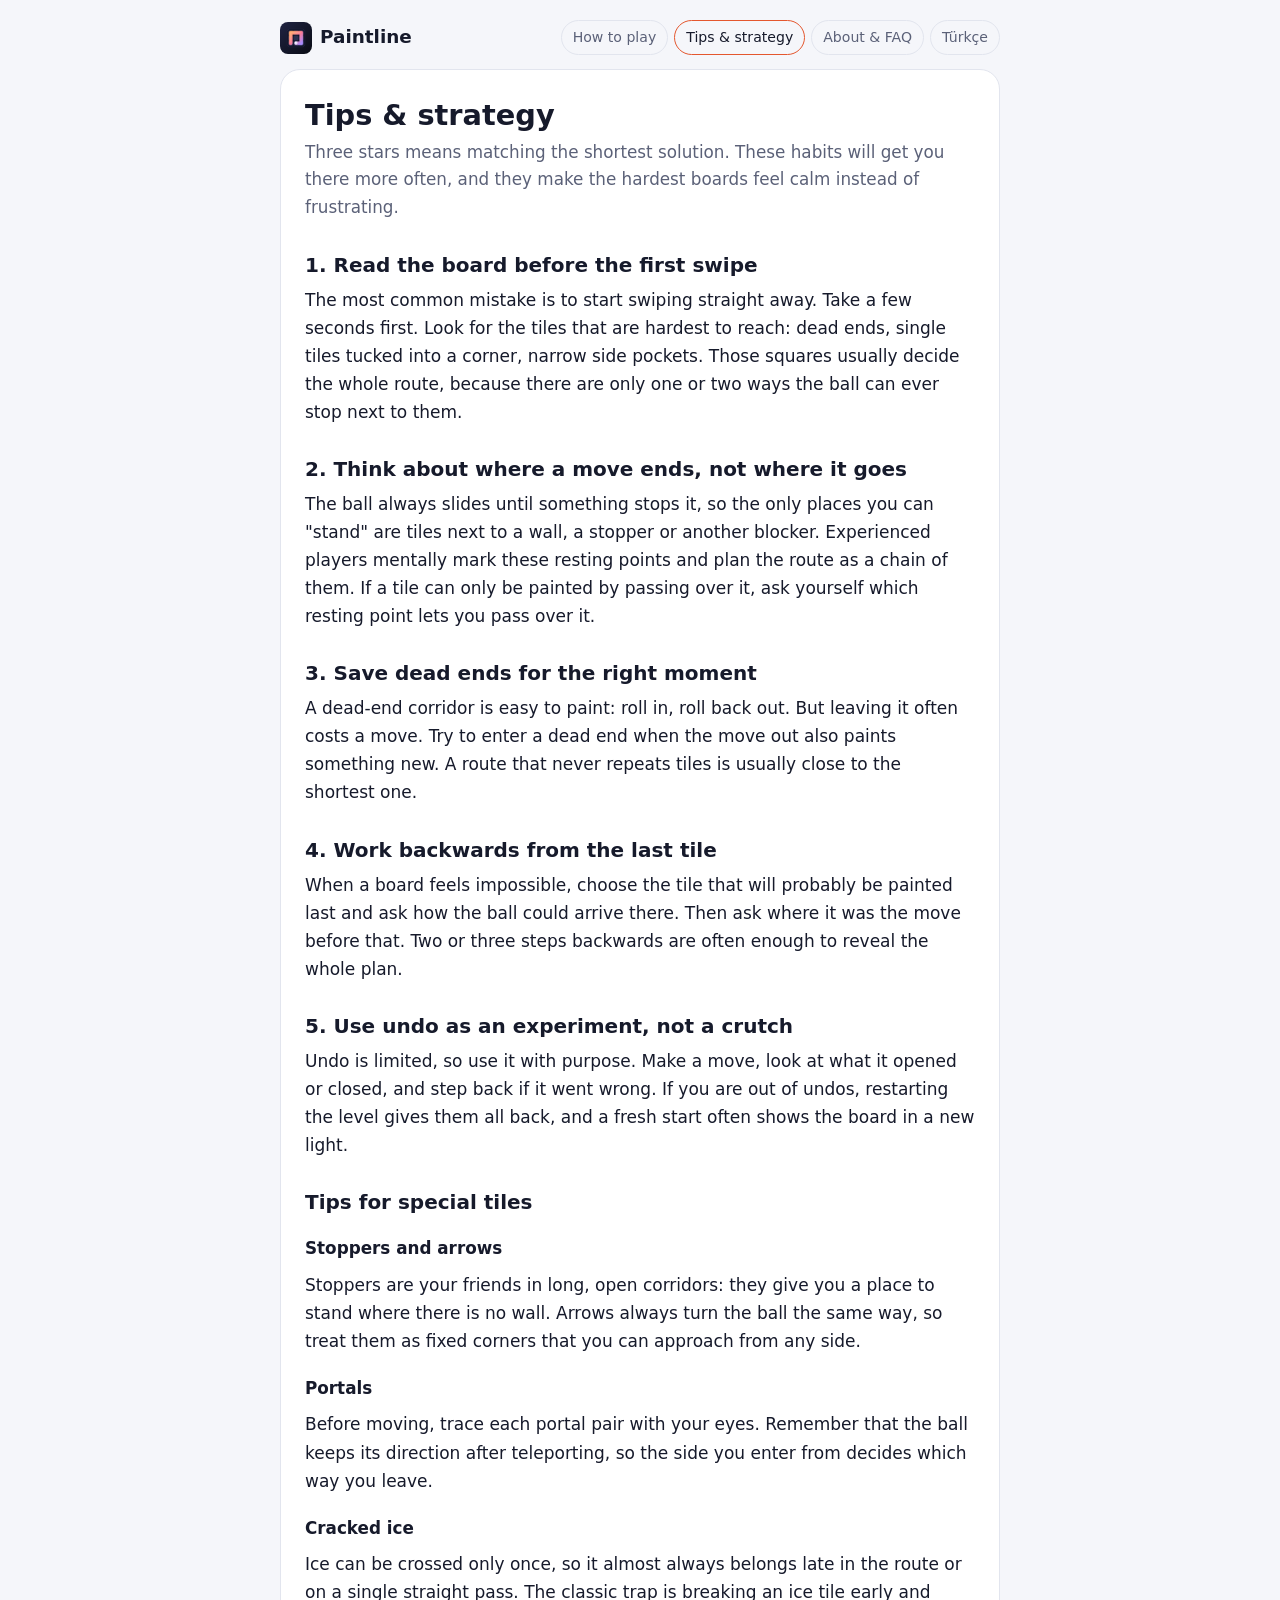
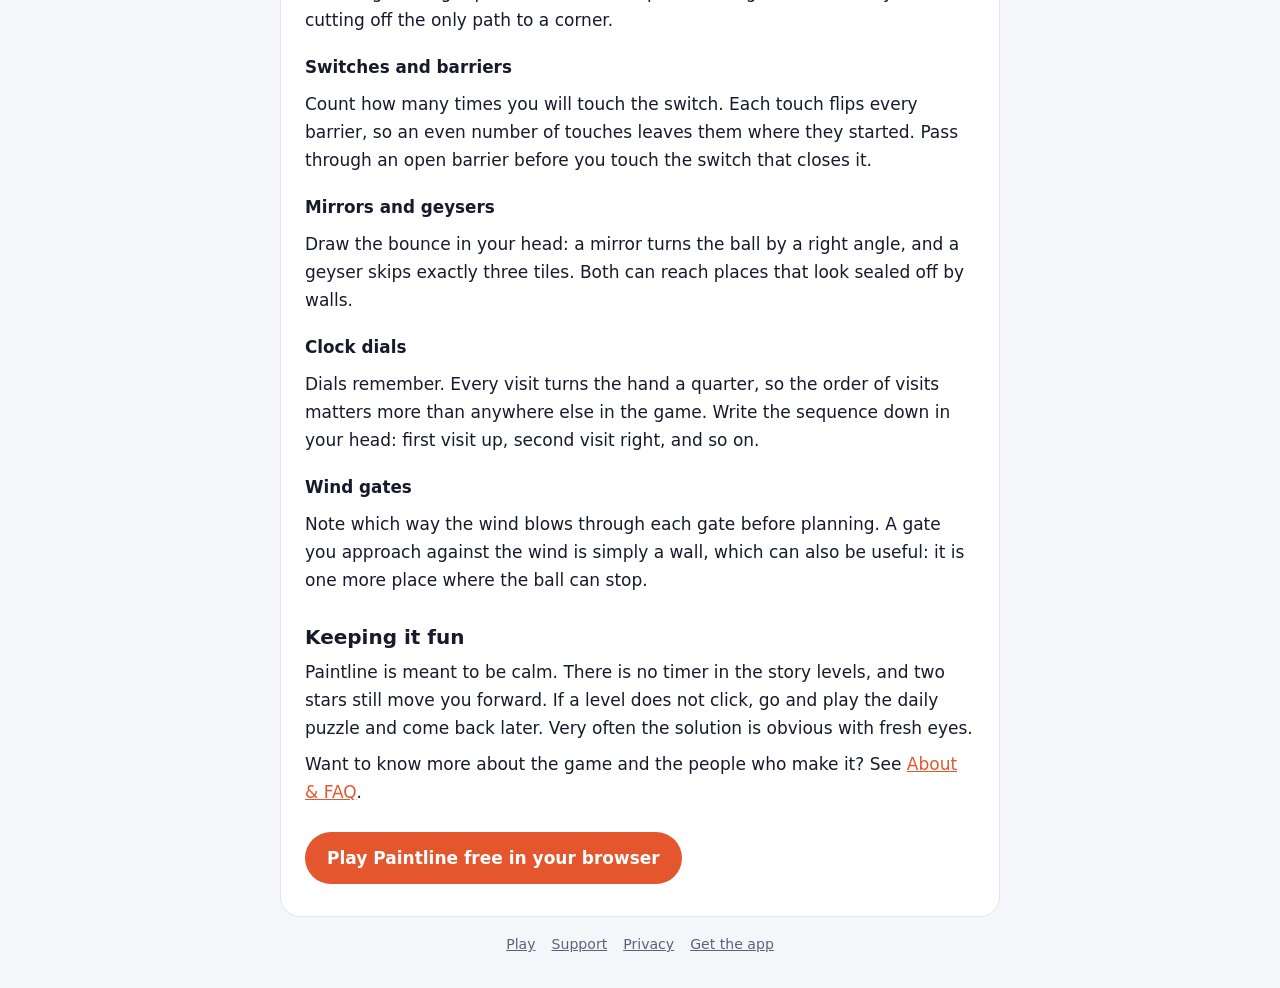
<file: tips.html>
<!doctype html>
<html lang="en">
<head>
<meta charset="utf-8">
<meta name="viewport" content="width=device-width, initial-scale=1, viewport-fit=cover">
<title>Paintline tips & strategy – how to solve levels in fewer moves</title>
<meta name="description" content="Practical strategy for Paintline: how to read a board, plan routes that end in the right place, use stoppers, portals, ice and switches, and earn three stars.">
<link rel="canonical" href="https://paintline.lol/tips.html">
<link rel="alternate" hreflang="en" href="https://paintline.lol/tips.html">
<link rel="alternate" hreflang="tr" href="https://paintline.lol/ipuclari.html">
<link rel="alternate" hreflang="x-default" href="https://paintline.lol/tips.html">
<meta property="og:title" content="Paintline tips & strategy – how to solve levels in fewer moves">
<meta property="og:description" content="Practical strategy for Paintline: how to read a board, plan routes that end in the right place, use stoppers, portals, ice and switches, and earn three stars.">
<meta property="og:image" content="https://paintline.lol/icons/icon-512.png">
<meta name="google-adsense-account" content="ca-pub-6247665234607957">
<link rel="icon" type="image/png" href="icons/icon-192.png">
<script type="application/ld+json">{"@context":"https://schema.org","@type":"VideoGame","name":"Paintline","url":"https://paintline.lol/","genre":"Puzzle","gamePlatform":["Web browser","iOS"],"applicationCategory":"Game","offers":{"@type":"Offer","price":"0","priceCurrency":"USD"}}</script>
<style>
  :root { --bg: #F5F6FA; --card: #FFFFFF; --ink: #161A2B; --muted: #5B6178; --line: #E2E5EE; --accent: #E4572E; --soft: #FFF1EC; color-scheme: light; }
  @media (prefers-color-scheme: dark) { :root { --bg: #0A0C15; --card: #151A2D; --ink: #ECEEF7; --muted: #9AA0BA; --line: #262C45; --accent: #FF8A5B; --soft: #2A1C1A; color-scheme: dark; } }
  html { background: var(--bg); }
  body { margin: 0; background: var(--bg); color: var(--ink); font: 17px/1.65 system-ui, -apple-system, "Segoe UI", Roboto, sans-serif;
    padding-block: max(20px, env(safe-area-inset-top, 0px)) max(32px, env(safe-area-inset-bottom, 0px));
    padding-left: max(16px, env(safe-area-inset-left, 0px)); padding-right: max(16px, env(safe-area-inset-right, 0px)); }
  header, main, footer { max-width: 720px; margin: 0 auto; box-sizing: border-box; }
  header { display: flex; flex-wrap: wrap; align-items: center; gap: 8px 14px; margin-bottom: 14px; }
  .brand { display: flex; align-items: center; gap: 8px; font-weight: 800; font-size: 1.15rem; color: var(--ink); text-decoration: none; margin-right: auto; }
  .brand img { width: 32px; height: 32px; border-radius: 8px; }
  header nav { display: flex; flex-wrap: wrap; gap: 6px; }
  header nav a { padding: 5px 11px; border-radius: 999px; border: 1px solid var(--line); color: var(--muted); text-decoration: none; font-size: .88rem; }
  header nav a[aria-current] { color: var(--ink); border-color: var(--accent); }
  main { background: var(--card); border: 1px solid var(--line); border-radius: 20px; padding: 28px 24px; }
  h1 { margin: 0 0 6px; font-size: 1.8rem; line-height: 1.2; text-wrap: balance; }
  .lead { margin: 0 0 8px; color: var(--muted); font-size: 1.05rem; }
  h2 { margin: 30px 0 8px; font-size: 1.25rem; line-height: 1.3; }
  h3 { margin: 20px 0 4px; font-size: 1.05rem; }
  p { margin: 8px 0; }
  ul, ol { padding-inline-start: 22px; margin: 8px 0; }
  li { margin: 5px 0; }
  a { color: var(--accent); }
  .tile { display: grid; grid-template-columns: 44px 1fr; gap: 12px; align-items: start; margin: 14px 0; }
  .tile b.ic { display: grid; place-items: center; width: 44px; height: 44px; border-radius: 12px; background: var(--soft); font-size: 1.35rem; }
  .tile h3 { margin: 0 0 2px; }
  .tile p { margin: 0; }
  .cta { display: inline-block; margin: 18px 0 4px; padding: 12px 22px; border-radius: 999px; background: var(--accent); color: #fff; font-weight: 700; text-decoration: none; }
  .note { margin-top: 18px; padding: 12px 14px; border-radius: 12px; background: var(--soft); }
  footer { margin-top: 16px; display: flex; flex-wrap: wrap; gap: 6px 16px; justify-content: center; font-size: .88rem; color: var(--muted); }
  footer a { color: var(--muted); }
</style>
</head>
<body>
<header><a class="brand" href="/"><img src="icons/icon-192.png" alt="" width="32" height="32">Paintline</a><nav><a href="guide.html">How to play</a><a href="tips.html" aria-current="page">Tips & strategy</a><a href="about.html">About & FAQ</a><a href="ipuclari.html" hreflang="tr" lang="tr">Türkçe</a></nav></header>
<main>
<article>
<h1>Tips & strategy</h1>
<p class="lead">Three stars means matching the shortest solution. These habits will get you there more often, and they make the hardest boards feel calm instead of frustrating.</p>
<h2>1. Read the board before the first swipe</h2>
<p>The most common mistake is to start swiping straight away. Take a few seconds first. Look for the tiles that are hardest to reach: dead ends, single tiles tucked into a corner, narrow side pockets. Those squares usually decide the whole route, because there are only one or two ways the ball can ever stop next to them.</p>

<h2>2. Think about where a move ends, not where it goes</h2>
<p>The ball always slides until something stops it, so the only places you can "stand" are tiles next to a wall, a stopper or another blocker. Experienced players mentally mark these resting points and plan the route as a chain of them. If a tile can only be painted by passing over it, ask yourself which resting point lets you pass over it.</p>

<h2>3. Save dead ends for the right moment</h2>
<p>A dead-end corridor is easy to paint: roll in, roll back out. But leaving it often costs a move. Try to enter a dead end when the move out also paints something new. A route that never repeats tiles is usually close to the shortest one.</p>

<h2>4. Work backwards from the last tile</h2>
<p>When a board feels impossible, choose the tile that will probably be painted last and ask how the ball could arrive there. Then ask where it was the move before that. Two or three steps backwards are often enough to reveal the whole plan.</p>

<h2>5. Use undo as an experiment, not a crutch</h2>
<p>Undo is limited, so use it with purpose. Make a move, look at what it opened or closed, and step back if it went wrong. If you are out of undos, restarting the level gives them all back, and a fresh start often shows the board in a new light.</p>

<h2>Tips for special tiles</h2>
<h3>Stoppers and arrows</h3>
<p>Stoppers are your friends in long, open corridors: they give you a place to stand where there is no wall. Arrows always turn the ball the same way, so treat them as fixed corners that you can approach from any side.</p>
<h3>Portals</h3>
<p>Before moving, trace each portal pair with your eyes. Remember that the ball keeps its direction after teleporting, so the side you enter from decides which way you leave.</p>
<h3>Cracked ice</h3>
<p>Ice can be crossed only once, so it almost always belongs late in the route or on a single straight pass. The classic trap is breaking an ice tile early and cutting off the only path to a corner.</p>
<h3>Switches and barriers</h3>
<p>Count how many times you will touch the switch. Each touch flips every barrier, so an even number of touches leaves them where they started. Pass through an open barrier before you touch the switch that closes it.</p>
<h3>Mirrors and geysers</h3>
<p>Draw the bounce in your head: a mirror turns the ball by a right angle, and a geyser skips exactly three tiles. Both can reach places that look sealed off by walls.</p>
<h3>Clock dials</h3>
<p>Dials remember. Every visit turns the hand a quarter, so the order of visits matters more than anywhere else in the game. Write the sequence down in your head: first visit up, second visit right, and so on.</p>
<h3>Wind gates</h3>
<p>Note which way the wind blows through each gate before planning. A gate you approach against the wind is simply a wall, which can also be useful: it is one more place where the ball can stop.</p>

<h2>Keeping it fun</h2>
<p>Paintline is meant to be calm. There is no timer in the story levels, and two stars still move you forward. If a level does not click, go and play the daily puzzle and come back later. Very often the solution is obvious with fresh eyes.</p>
<p>Want to know more about the game and the people who make it? See <a href="about.html">About &amp; FAQ</a>.</p>
<a class="cta" href="/">Play Paintline free in your browser</a>
</article>
</main>
<footer><a href="/">Play</a><a href="destek.html?lang=en">Support</a><a href="gizlilik.html?lang=en">Privacy</a><a href="indir.html">Get the app</a></footer>
</body>
</html>
</file>
